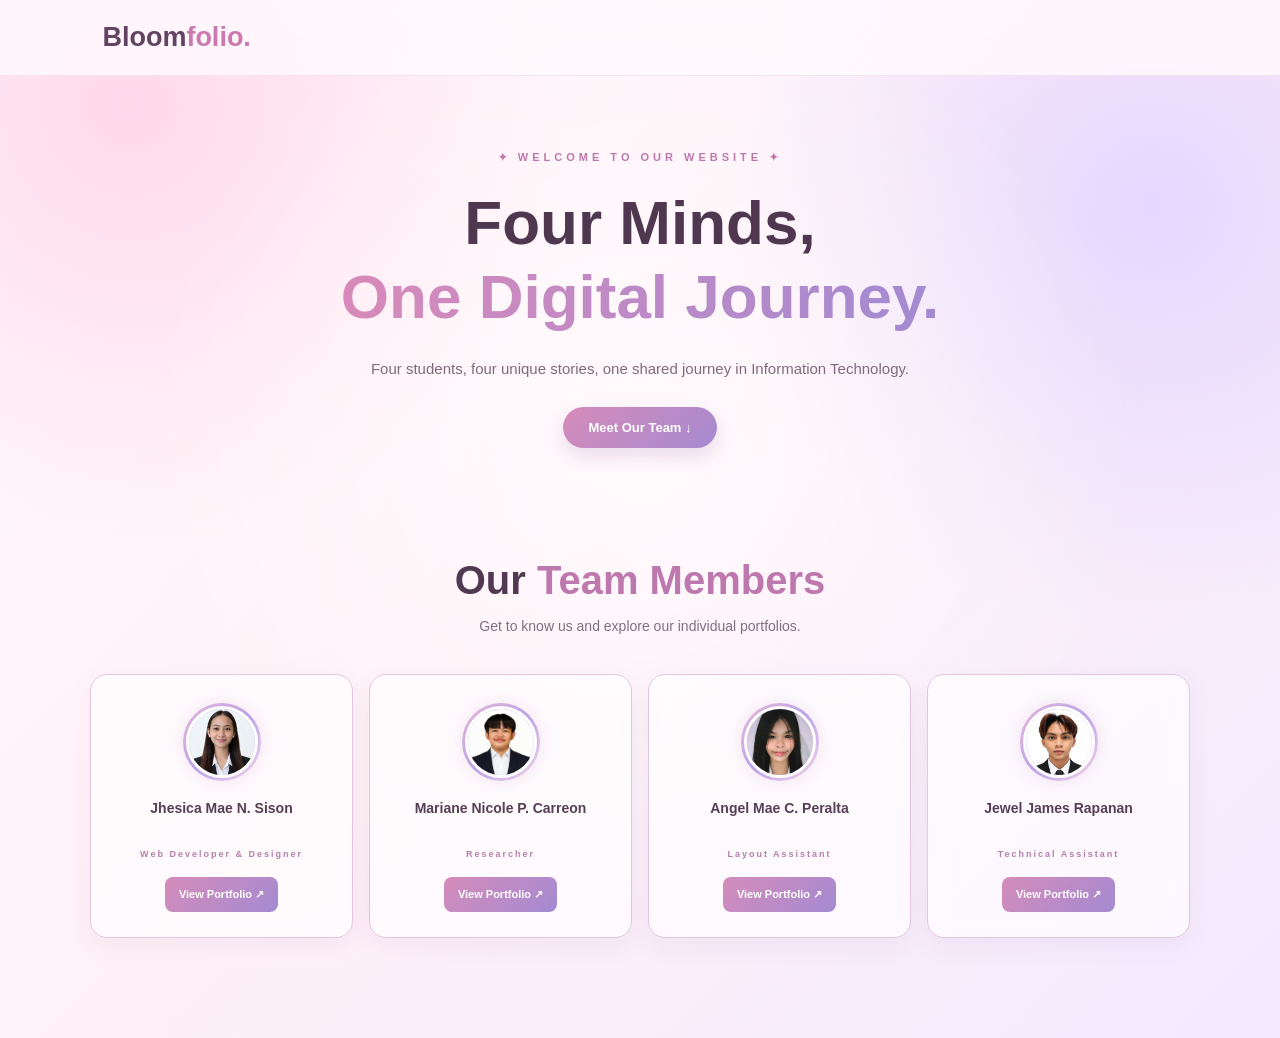
<file: index.html>
<!DOCTYPE html>
<html lang="en">
<head>
    <meta charset="UTF-8">
    <meta name="viewport" content="width=device-width, initial-scale=1.0">
    <title>Bloomfolio | Group Portfolio</title>
    <link rel="stylesheet" href="style.css">
</head>
<body>

    <!-- ANIMATED BACKGROUND -->
<div class="animated-background">
    <span class="floating-shape heart">♡</span>
    <span class="floating-shape sparkle">✦</span>
    <span class="floating-shape heart">♥</span>
    <span class="floating-shape sparkle">✧</span>
    <span class="floating-shape bubble"></span>
    <span class="floating-shape heart">♡</span>
    <span class="floating-shape sparkle">✦</span>
    <span class="floating-shape bubble"></span>
    <span class="floating-shape heart">♥</span>
    <span class="floating-shape sparkle">✧</span>
    <span class="floating-shape bubble"></span>
    <span class="floating-shape heart">♡</span>
</div>

    <div class="background-glow"></div>

    <!-- HEADER -->
    <header>
        <a href="#home" class="logo">Bloom<span>folio.</span></a>
        
    </header>

    <!-- HERO -->
    <section class="hero" id="home">
        <p class="subtitle">✦ WELCOME TO OUR WEBSITE ✦</p>

        <h1>
            Four Minds,<br>
            <span>One Digital Journey.</span>
        </h1>

        <p class="description">
            Four students, four unique stories, one shared journey
            in Information Technology.
        </p>

        <a href="#members" class="main-btn">Meet Our Team ↓</a>
    </section>

    <!-- MEMBERS -->
    <section class="members-section" id="members">

        <div class="section-heading">
            <h2>Our <span>Team Members</span></h2>
            <p>Get to know us and explore our individual portfolios.</p>
        </div>

        <div class="members">

            <div class="member-card">

                <div class="avatar">
                    <img src="SISONJHESICA.jpg" alt="Jhesica Mae N. Sison">
                </div>

                <h3>Jhesica Mae N. Sison</h3>
                <p class="role">Web Developer & Designer</p>

                <a href="jhesica.html" class="view-btn">
                    View Portfolio ↗
                </a>
            </div>

            <div class="member-card">
                

                <div class="avatar">
                    <img src="CARREONMARIANE.jpg" alt="Mariane Nicole P. Carreon">
                </div>

                <h3>Mariane Nicole P. Carreon</h3>
                <p class="role">Researcher</p>

                <a href="mariane.html" class="view-btn">
                    View Portfolio ↗
                </a>
            </div>

            <div class="member-card">
               

                <div class="avatar">
                    <img src="PERALTAANGEL.jpg" alt="Angel Mae C. Peralta">
                </div>

                <h3>Angel Mae C. Peralta</h3>
                <p class="role">Layout Assistant</p>

                <a href="angel.html" class="view-btn">
                    View Portfolio ↗
                </a>
            </div>

            <div class="member-card">
                

                <div class="avatar">
                    <img src="RAPANANJEWEL.jpg" alt="Jewel James Rapanan">
                </div>

                <h3>Jewel James Rapanan</h3>
                <p class="role">Technical Assistant</p>

                <a href="jewel.html" class="view-btn">
                    View Portfolio ↗
                </a>
            </div>

        </div>
    </section>

  

</body>
</html>
</file>
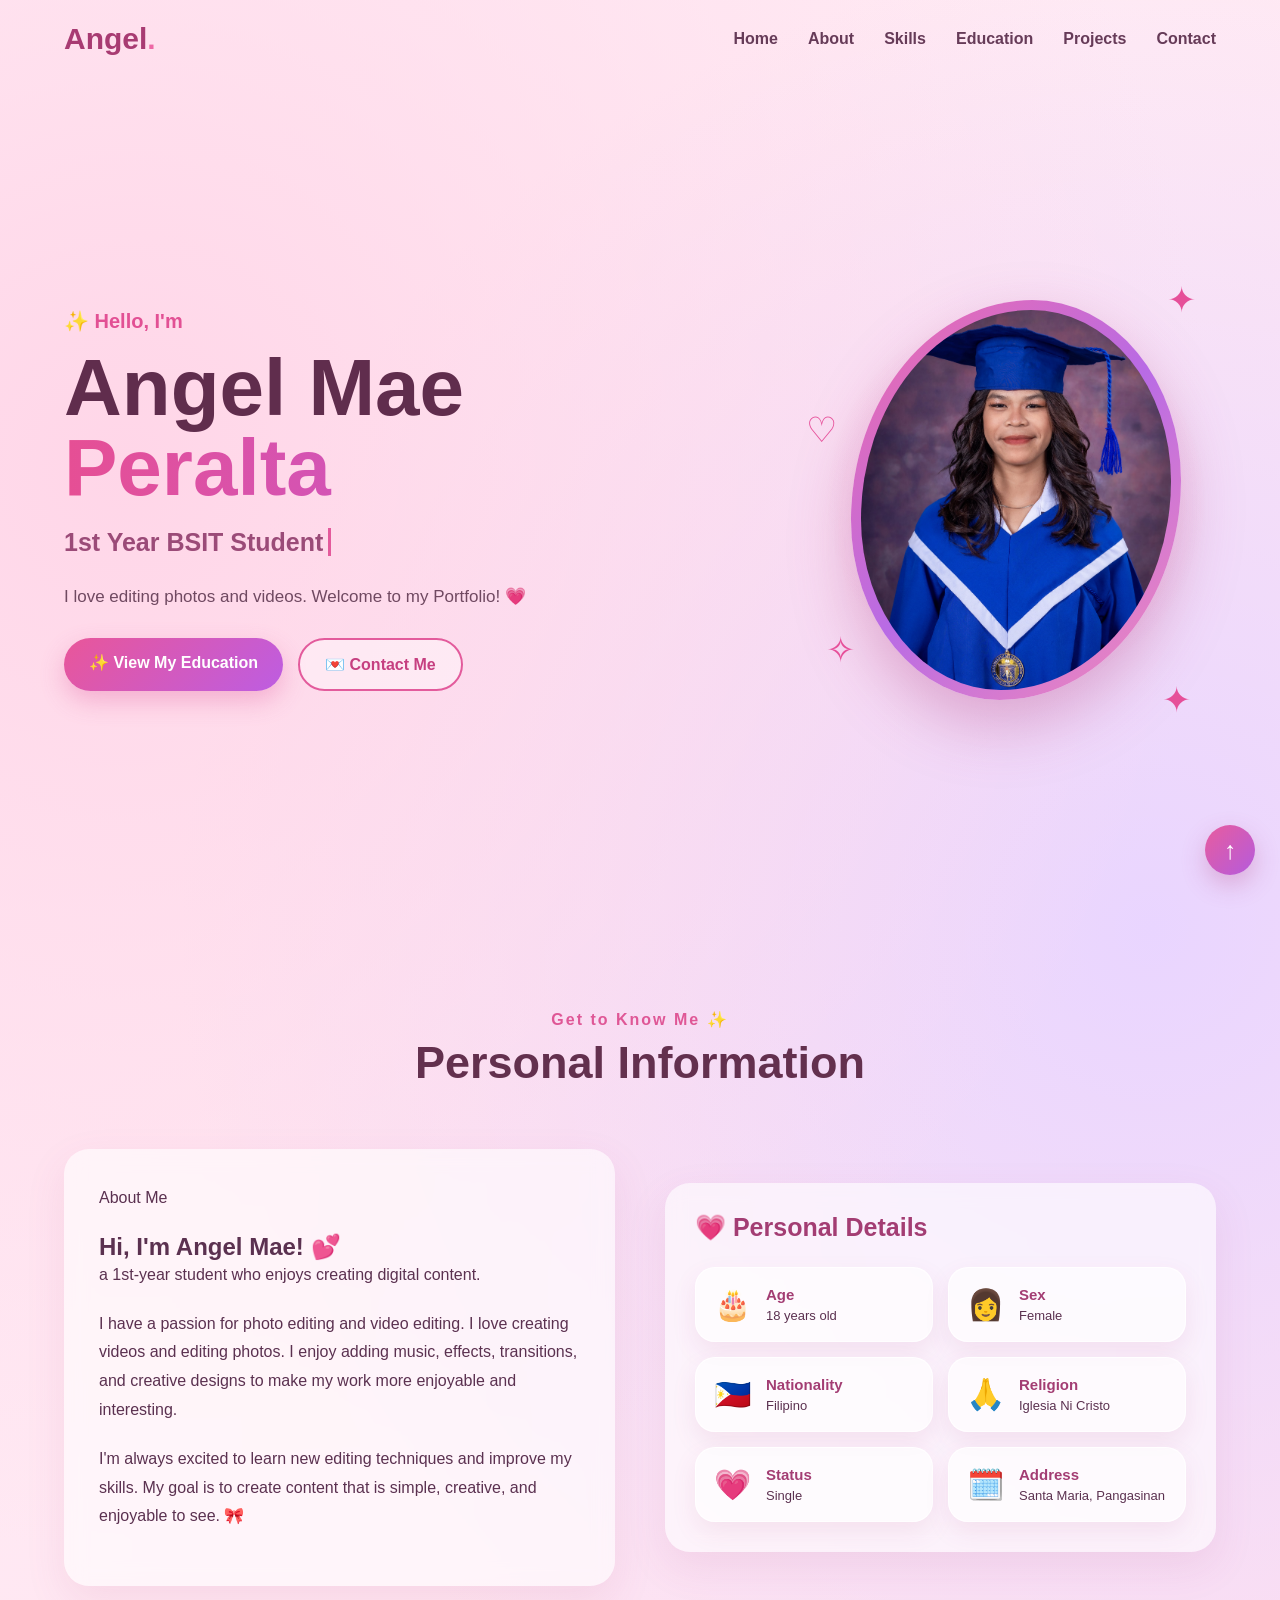
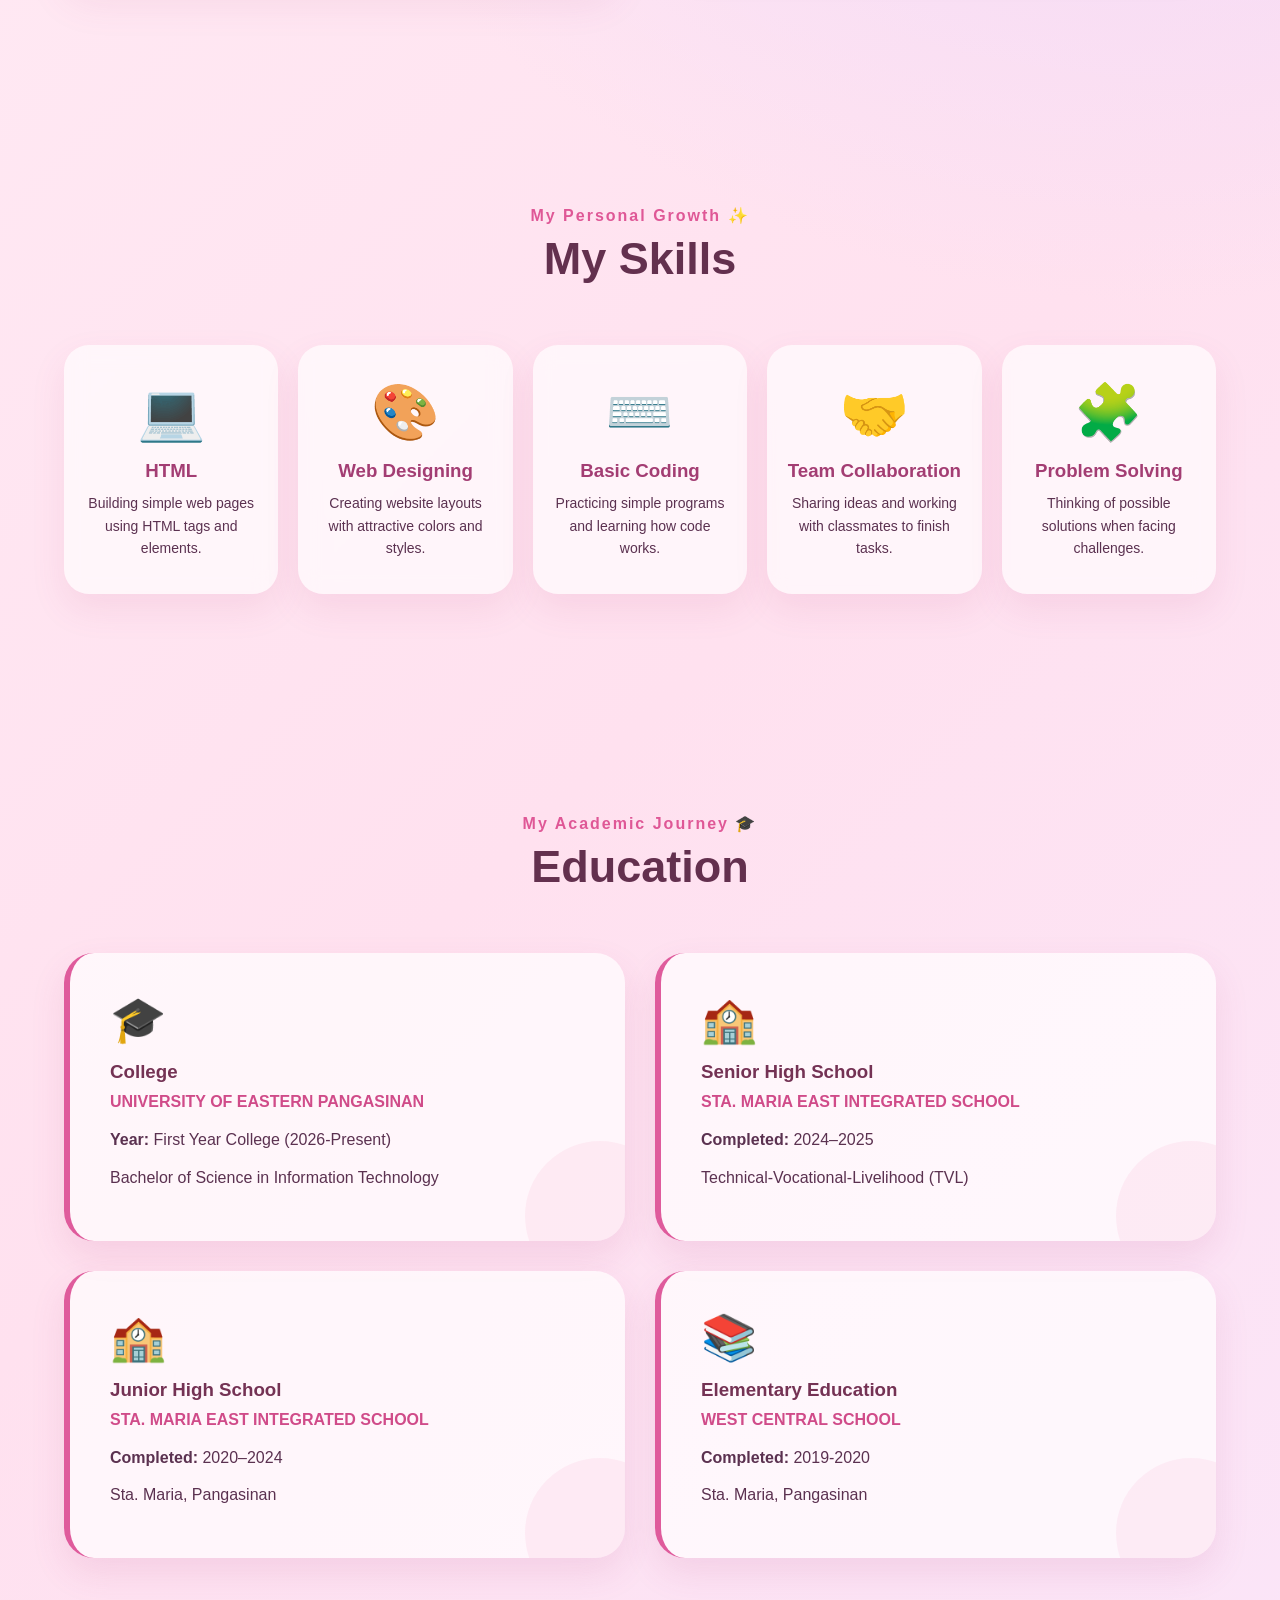
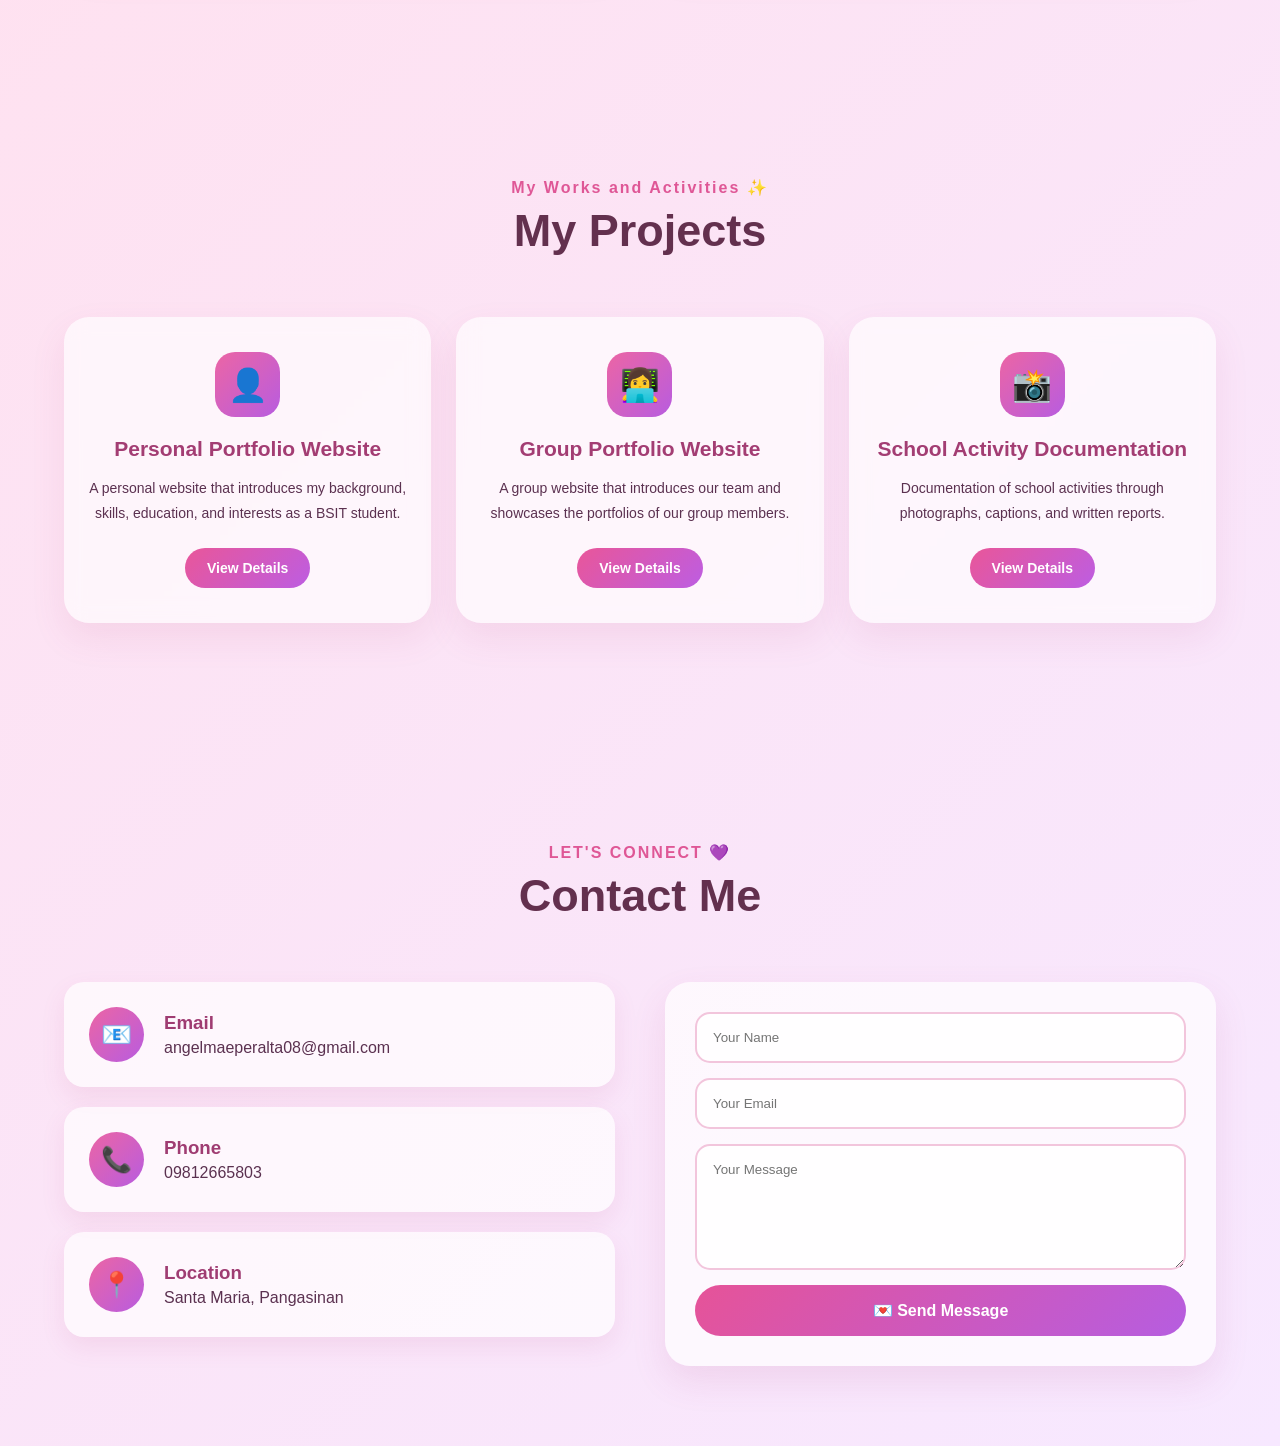
<file: angel.html>
<!DOCTYPE html>
<html lang="en">
<head>
    <meta charset="UTF-8">
    <meta name="viewport" content="width=device-width, initial-scale=1.0">
    <title>Angel Mae C. Peralta | Portfolio</title>
    <link rel="stylesheet" href="Angel.css">
</head>

<body>

    <!-- Floating Background -->
    <div class="floating-hearts">
        <span>♡</span>
        <span>♡</span>
        <span>✦</span>
        <span>♡</span>
        <span>✧</span>
        <span>♡</span>
        <span>✦</span>
    </div>

    <!-- NAVBAR -->
    <header>
        <nav class="navbar">
            <a href="#home" class="logo">Angel<span>.</span></a>

            <ul class="nav-links">
                <li><a href="#home">Home</a></li>
                <li><a href="#about">About</a></li>
                <li><a href="#skills">Skills</a></li>
                <li><a href="#education">Education</a></li>
                <li><a href="#projects">Projects</a></li>
                <li><a href="#contact">Contact</a></li>
            </ul>
        </nav>
    </header>

    <!-- HERO -->
    <section id="home" class="hero">
        <div class="hero-content reveal">
            <p class="hello">✨ Hello, I'm</p>

            <h1>
                Angel Mae
                <span>Peralta</span>
            </h1>

            <h2>
                <span class="typing">1st Year BSIT Student</span>
            </h2>

            <p class="hero-description">
                I love editing photos and videos.
                Welcome to my Portfolio! 💗
            </p>

            <div class="hero-buttons">
                <a href="#education" class="btn primary-btn">
                    ✨ View My Education
                </a>

                <a href="#contact" class="btn secondary-btn">
                    💌 Contact Me
                </a>
            </div>
        </div>

        <div class="hero-image reveal">
            <div class="image-container">
                <div class="image-glow"></div>
                <img src="angel.jfif" alt="Angel Mae Peralta">
            </div>

            <div class="sparkle sparkle-one">✦</div>
            <div class="sparkle sparkle-two">✧</div>
            <div class="sparkle sparkle-three">♡</div>
            <div class="sparkle sparkle-four">✦</div>
        </div>
    </section>

    <!-- ABOUT -->
    <section id="about" class="section">
        <div class="section-title reveal">
            <p>Get to Know Me ✨</p>
            <h2>Personal Information</h2>
        </div>

        <div class="about-content">
            <div class="about-text reveal">
                <p>About Me</p>
                <h2>Hi, I'm Angel Mae! 💕</h2>

                <p>
                    a 1st-year student who enjoys creating digital
                    content.
                </p>

                <p>
                    I have a passion for photo editing
                    and video editing. I love creating
                    videos and editing photos. I enjoy adding music,
                    effects, transitions, and creative designs to make my
                    work more enjoyable and interesting.
                </p>

                <p>
                    I'm always excited to learn new editing techniques
                    and improve my skills. My goal is to create content
                    that is simple, creative, and enjoyable to see. 🎀
                </p>
            </div>

            <!-- PERSONAL INFORMATION -->
            <div class="personal-information reveal">
                <h2 class="personal-title">💗 Personal Details</h2>

                <div class="personal-grid">
                    <div class="info-box">
                        <span class="info-icon">🎂</span>
                        <div>
                            <h3>Age</h3>
                            <p>18 years old</p>
                        </div>
                    </div>

                    <div class="info-box">
                        <span class="info-icon">👩</span>
                        <div>
                            <h3>Sex</h3>
                            <p>Female</p>
                        </div>
                    </div>

                    <div class="info-box">
                        <span class="info-icon">🇵🇭</span>
                        <div>
                            <h3>Nationality</h3>
                            <p>Filipino</p>
                        </div>
                    </div>

                    <div class="info-box">
                        <span class="info-icon">🙏</span>
                        <div>
                            <h3>Religion</h3>
                            <p>Iglesia Ni Cristo</p>
                        </div>
                    </div>

                    <div class="info-box">
                        <span class="info-icon">💗</span>
                        <div>
                            <h3>Status</h3>
                            <p>Single</p>
                        </div>
                    </div>

                    <div class="info-box">
                        <span class="info-icon">🗓️</span>
                        <div>
                            <h3>Address</h3>
                            <p>Santa Maria, Pangasinan</p>
                        </div>
                    </div>
                </div>
            </div>
        </div>
    </section>

    <!-- SKILLS -->
    <section id="skills" class="section">
        <div class="section-title reveal">
            <p>My Personal Growth ✨</p>
            <h2>My Skills</h2>
        </div>

        <div class="skills-container">
            <div class="skill-card reveal">
                <div class="skill-icon">💻</div>
                <h3>HTML</h3>
                <p>Building simple web pages using HTML tags and elements.</p>
            </div>

            <div class="skill-card reveal">
                <div class="skill-icon">🎨</div>
                <h3>Web Designing</h3>
                <p>Creating website layouts with attractive colors and styles.</p>
            </div>

            <div class="skill-card reveal">
                <div class="skill-icon">⌨️</div>
                <h3>Basic Coding</h3>
                <p>Practicing simple programs and learning how code works.</p>
            </div>

            <div class="skill-card reveal">
                <div class="skill-icon">🤝</div>
                <h3>Team Collaboration</h3>
                <p>Sharing ideas and working with classmates to finish tasks.</p>
            </div>

            <div class="skill-card reveal">
                <div class="skill-icon">🧩</div>
                <h3>Problem Solving</h3>
                <p>Thinking of possible solutions when facing challenges.</p>
            </div>
        </div>
    </section>

    <!-- EDUCATION -->
    <section id="education" class="section">
        <div class="section-title reveal">
            <p>My Academic Journey 🎓</p>
            <h2>Education</h2>
        </div>

        <div class="education-container">
            <div class="education-card reveal">
                <span class="education-icon">🎓</span>
                <h3>College</h3>
                <h4>UNIVERSITY OF EASTERN PANGASINAN</h4>
                <p><strong>Year:</strong> First Year College (2026-Present)</p>
                <p>Bachelor of Science in Information Technology</p>
            </div>

            <div class="education-card reveal">
                <span class="education-icon">🏫</span>
                <h3>Senior High School</h3>
                <h4>STA. MARIA EAST INTEGRATED SCHOOL</h4>
                <p><strong>Completed:</strong> 2024–2025</p>
                <p>Technical-Vocational-Livelihood (TVL)</p>
            </div>

            <div class="education-card reveal">
                <span class="education-icon">🏫</span>
                <h3>Junior High School</h3>
                <h4>STA. MARIA EAST INTEGRATED SCHOOL</h4>
                <p><strong>Completed:</strong> 2020–2024</p>
                <p>Sta. Maria, Pangasinan</p>
            </div>

            <div class="education-card reveal">
                <span class="education-icon">📚</span>
                <h3>Elementary Education</h3>
                <h4>WEST CENTRAL SCHOOL</h4>
                <p><strong>Completed:</strong> 2019-2020</p>
                <p>Sta. Maria, Pangasinan</p>
            </div>
        </div>
    </section>

    <!-- PROJECTS: ADDED SECTION -->
    <section id="projects" class="section">
        <div class="section-title reveal">
            <p>My Works and Activities ✨</p>
            <h2>My Projects</h2>
        </div>

        <div class="projects-container">

            <!-- PROJECT 1 -->
            <div class="project-card reveal">
                <div class="project-icon">👤</div>
                <h3>Personal Portfolio Website</h3>

                <p>
                    A personal website that introduces my background,
                    skills, education, and interests as a BSIT student.
                </p>

                <button type="button" class="project-btn"
                    aria-expanded="false"
                    onclick="toggleProject('personal-project', this)">
                    View Details
                </button>

                <div class="project-details" id="personal-project" hidden>
                    <h4>About This Project</h4>
                    <p>
                        This portfolio presents my personal information,
                        interests, and skills using a colorful and
                        creative website design.
                    </p>
                    <p><strong>Technologies:</strong> HTML and CSS</p>
                </div>
            </div>

            <!-- PROJECT 2 -->
            <div class="project-card reveal">
                <div class="project-icon">👩‍💻</div>
                <h3>Group Portfolio Website</h3>

                <p>
                    A group website that introduces our team and
                    showcases the portfolios of our group members.
                </p>

                <button type="button" class="project-btn"
                    aria-expanded="false"
                    onclick="toggleProject('group-project', this)">
                    View Details
                </button>

                <div class="project-details" id="group-project" hidden>
                    <h4>About This Project</h4>
                    <p>
                        This project brings our individual portfolios
                        together in one website. It helps us practice
                        web design, coding, and teamwork.
                    </p>
                    <p><strong>Technologies:</strong> HTML and CSS</p>
                </div>
            </div>

            <!-- PROJECT 3 -->
            <div class="project-card reveal">
                <div class="project-icon">📸</div>
                <h3>School Activity Documentation</h3>

                <p>
                    Documentation of school activities through
                    photographs, captions, and written reports.
                </p>

                <button type="button" class="project-btn"
                    aria-expanded="false"
                    onclick="toggleProject('documentation-project', this)">
                    View Details
                </button>

                <div class="project-details" id="documentation-project" hidden>
                    <h4>About This Project</h4>
                    <p>
                        This documentation presents school activities
                        using photos and descriptions to record the
                        activities and experiences of students.
                    </p>
                    <p><strong>Tools:</strong> Photos and document editing</p>
                </div>
            </div>

        </div>
    </section>

    <!-- CONTACT -->
    <section id="contact" class="section contact-section">
        <div class="section-title reveal">
            <p>LET'S CONNECT 💜</p>
            <h2>Contact Me</h2>
        </div>

        <div class="contact-container">
            <!-- Left Side -->
            <div class="contact-details reveal">
                <div class="contact-box">
                    <div class="contact-icon email-icon">📧</div>
                    <div>
                        <h3>Email</h3>
                        <p>angelmaeperalta08@gmail.com</p>
                    </div>
                </div>

                <div class="contact-box">
                    <div class="contact-icon phone-icon">📞</div>
                    <div>
                        <h3>Phone</h3>
                        <p>09812665803</p>
                    </div>
                </div>

                <div class="contact-box">
                    <div class="contact-icon location-icon">📍</div>
                    <div>
                        <h3>Location</h3>
                        <p>Santa Maria, Pangasinan</p>
                    </div>
                </div>
            </div>

            <!-- Right Side -->
            <form class="contact-form">
                <input type="text" placeholder="Your Name" required>
                <input type="email" placeholder="Your Email" required>
                <textarea placeholder="Your Message" rows="6" required></textarea>

                <button type="submit">💌 Send Message</button>
            </form>
        </div>
    </section>

    <!-- BACK TO TOP -->
    <a href="#home" class="back-top">↑</a>

    <!-- JAVASCRIPT -->
    <script>
        /* Scroll Reveal */
        const reveals = document.querySelectorAll(".reveal");

        const observer = new IntersectionObserver(
            (entries) => {
                entries.forEach((entry) => {
                    if (entry.isIntersecting) {
                        entry.target.classList.add("active");
                    }
                });
            },
            { threshold: 0.15 }
        );

        reveals.forEach((element) => {
            observer.observe(element);
        });

        /* Typing Effect */
        const words = [
            "1st Year BSIT Student",
            "Future IT Professional",
            "Web Development Learner",
            "Technology Enthusiast"
        ];

        let wordIndex = 0;
        let charIndex = 0;
        let deleting = false;

        const typing = document.querySelector(".typing");

        function typeEffect() {
            const currentWord = words[wordIndex];

            if (!deleting) {
                typing.textContent =
                    currentWord.substring(0, charIndex + 1);

                charIndex++;

                if (charIndex === currentWord.length) {
                    deleting = true;
                    setTimeout(typeEffect, 1500);
                    return;
                }
            } else {
                typing.textContent =
                    currentWord.substring(0, charIndex - 1);

                charIndex--;

                if (charIndex === 0) {
                    deleting = false;
                    wordIndex = (wordIndex + 1) % words.length;
                }
            }

            setTimeout(typeEffect, deleting ? 50 : 100);
        }

        typeEffect();

        /* Navbar Scroll Effect */
        window.addEventListener("scroll", () => {
            const header = document.querySelector("header");

            if (window.scrollY > 50) {
                header.classList.add("scrolled");
            } else {
                header.classList.remove("scrolled");
            }
        });

        /* Projects: Show and Hide Details */
        function toggleProject(id, button) {
            const project = document.getElementById(id);

            if (!project) return;

            const showDetails = project.hidden;

            project.hidden = !showDetails;
            button.setAttribute("aria-expanded", String(showDetails));

            button.textContent = showDetails
                ? "Hide Details"
                : "View Details";
        }
    </script>

</body>
</html>
</file>
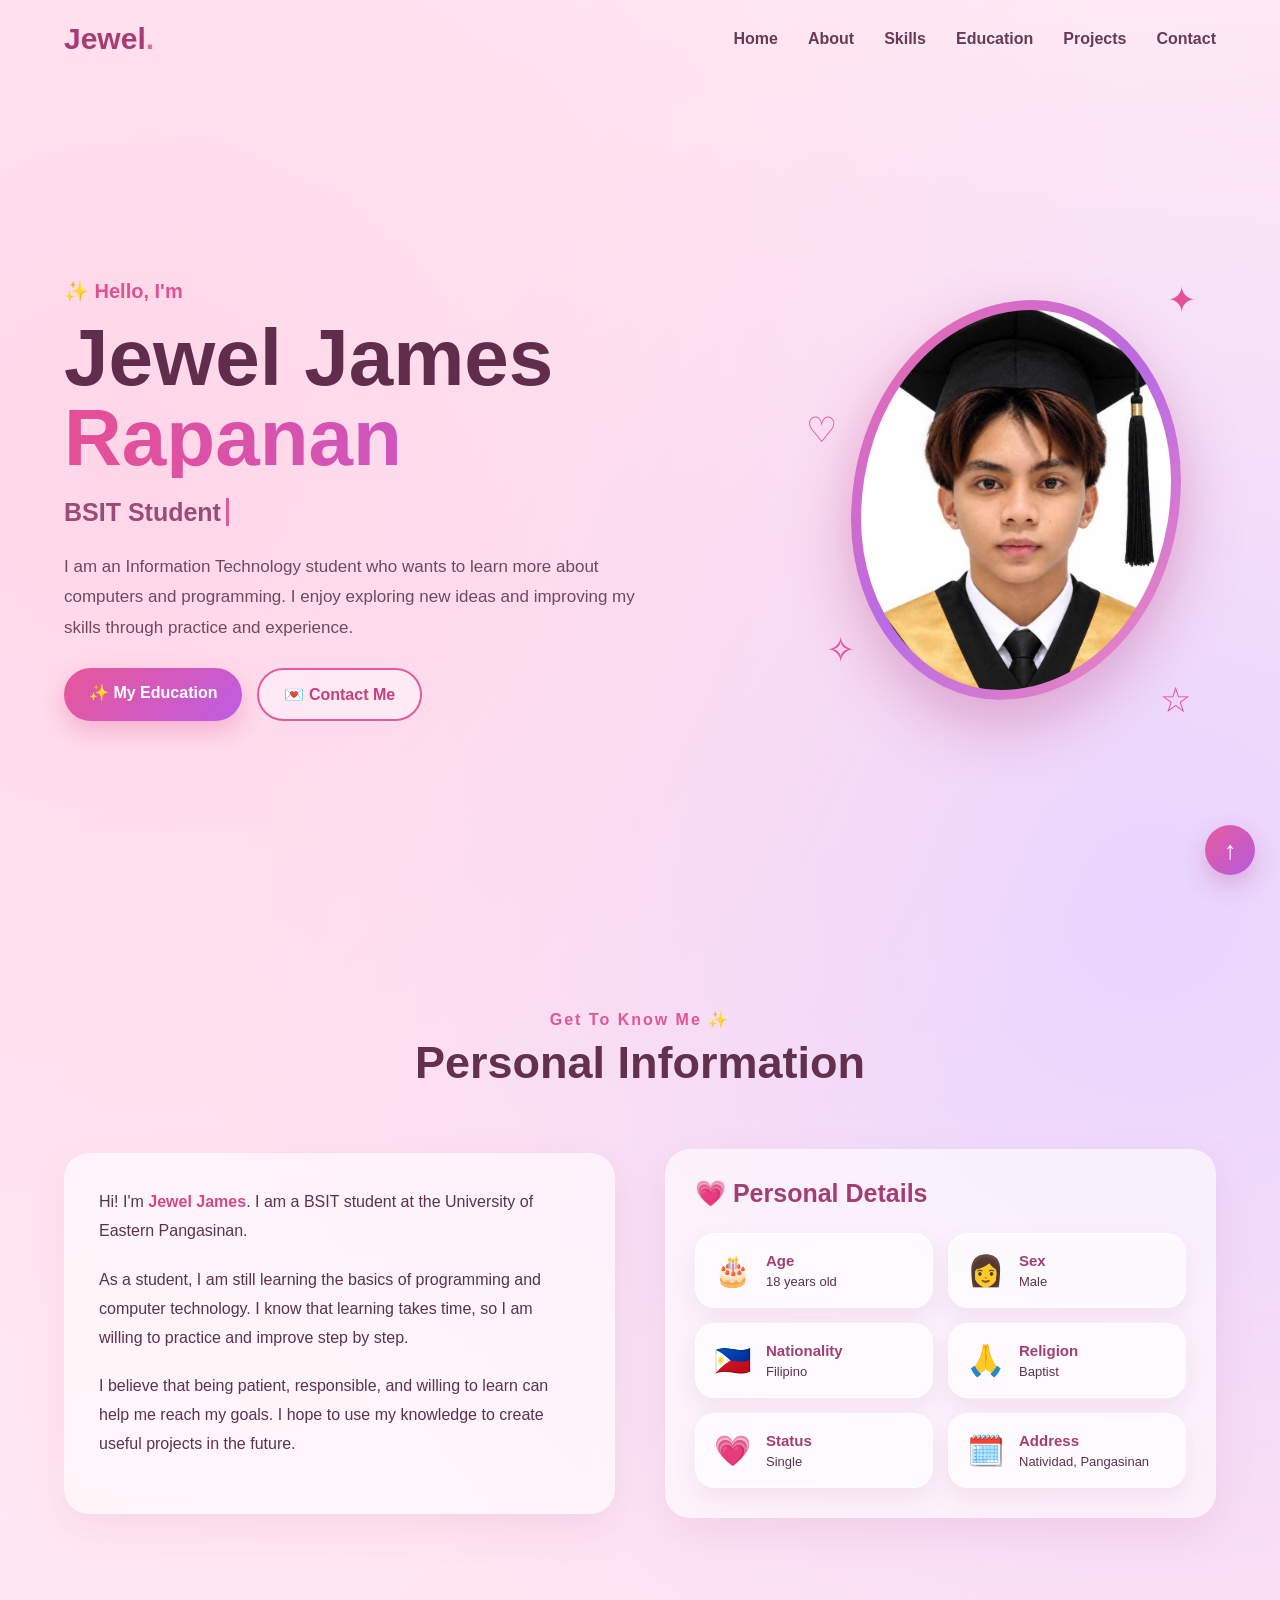
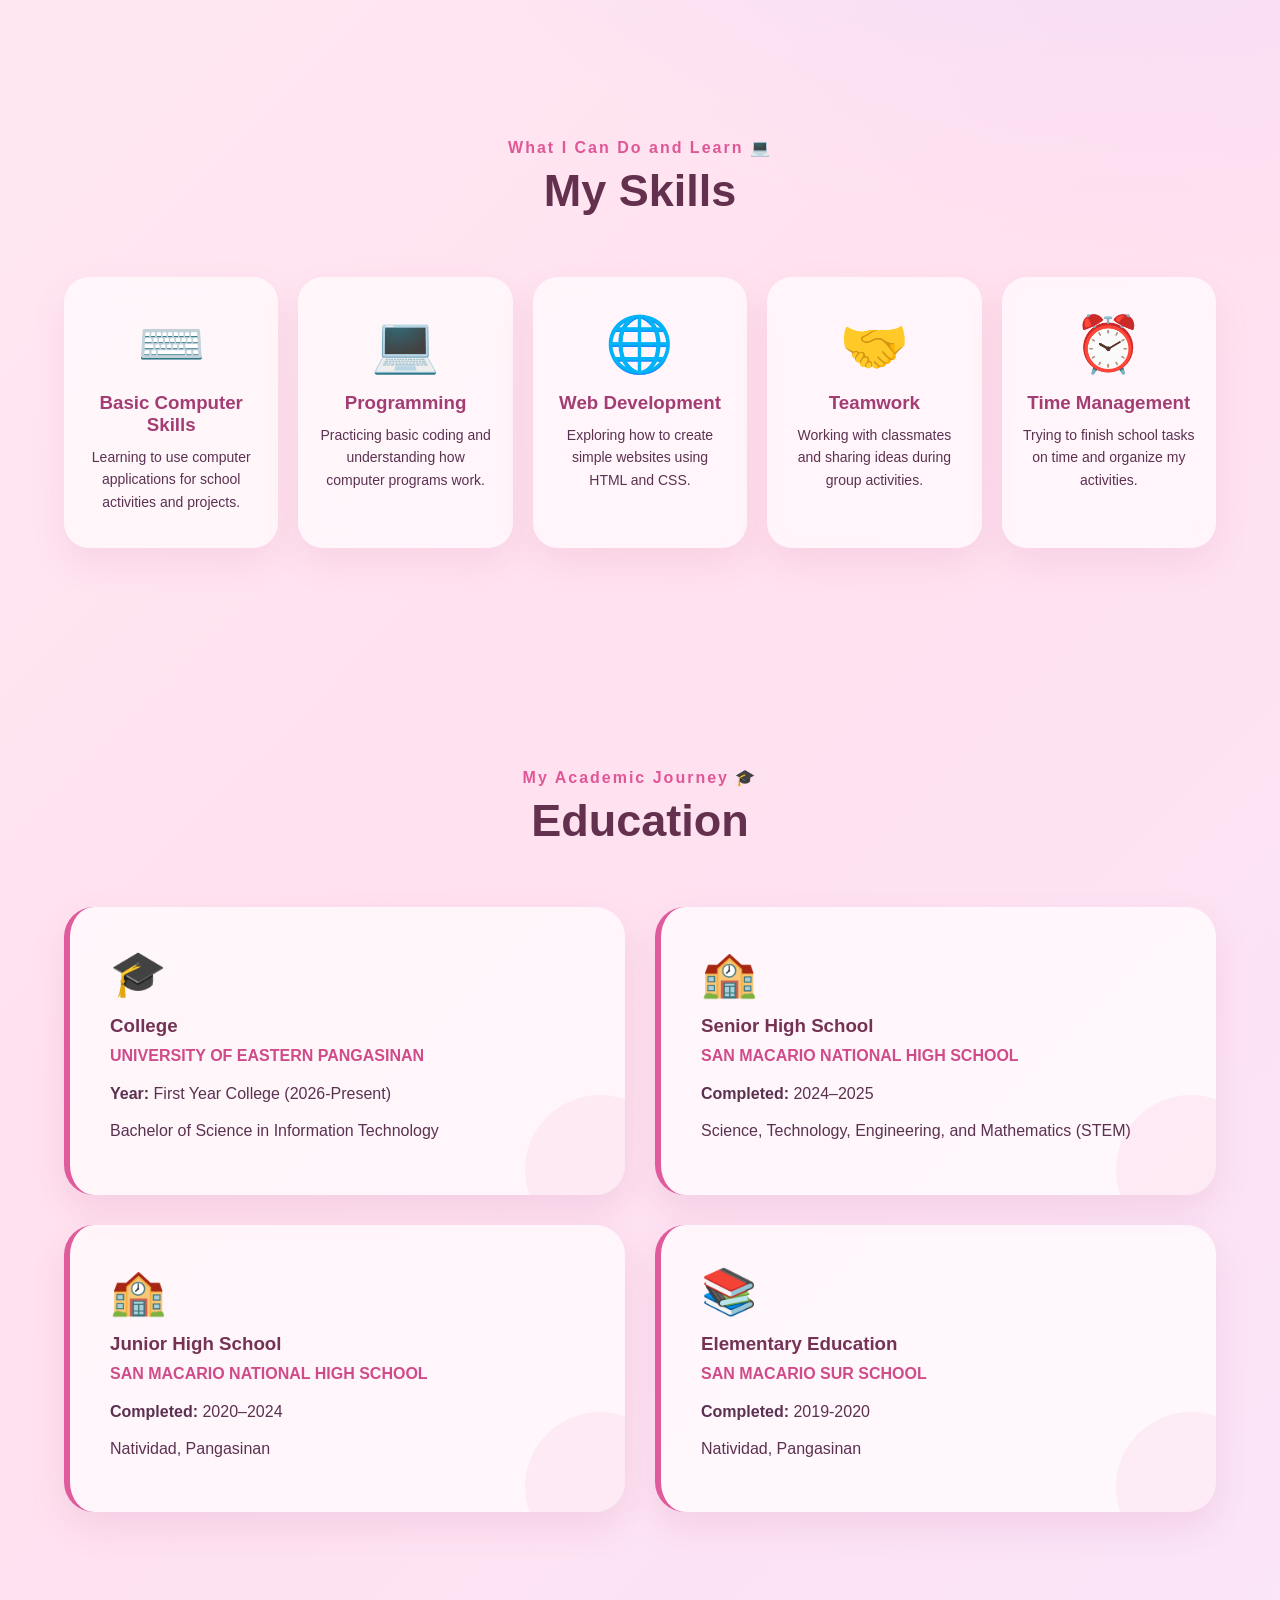
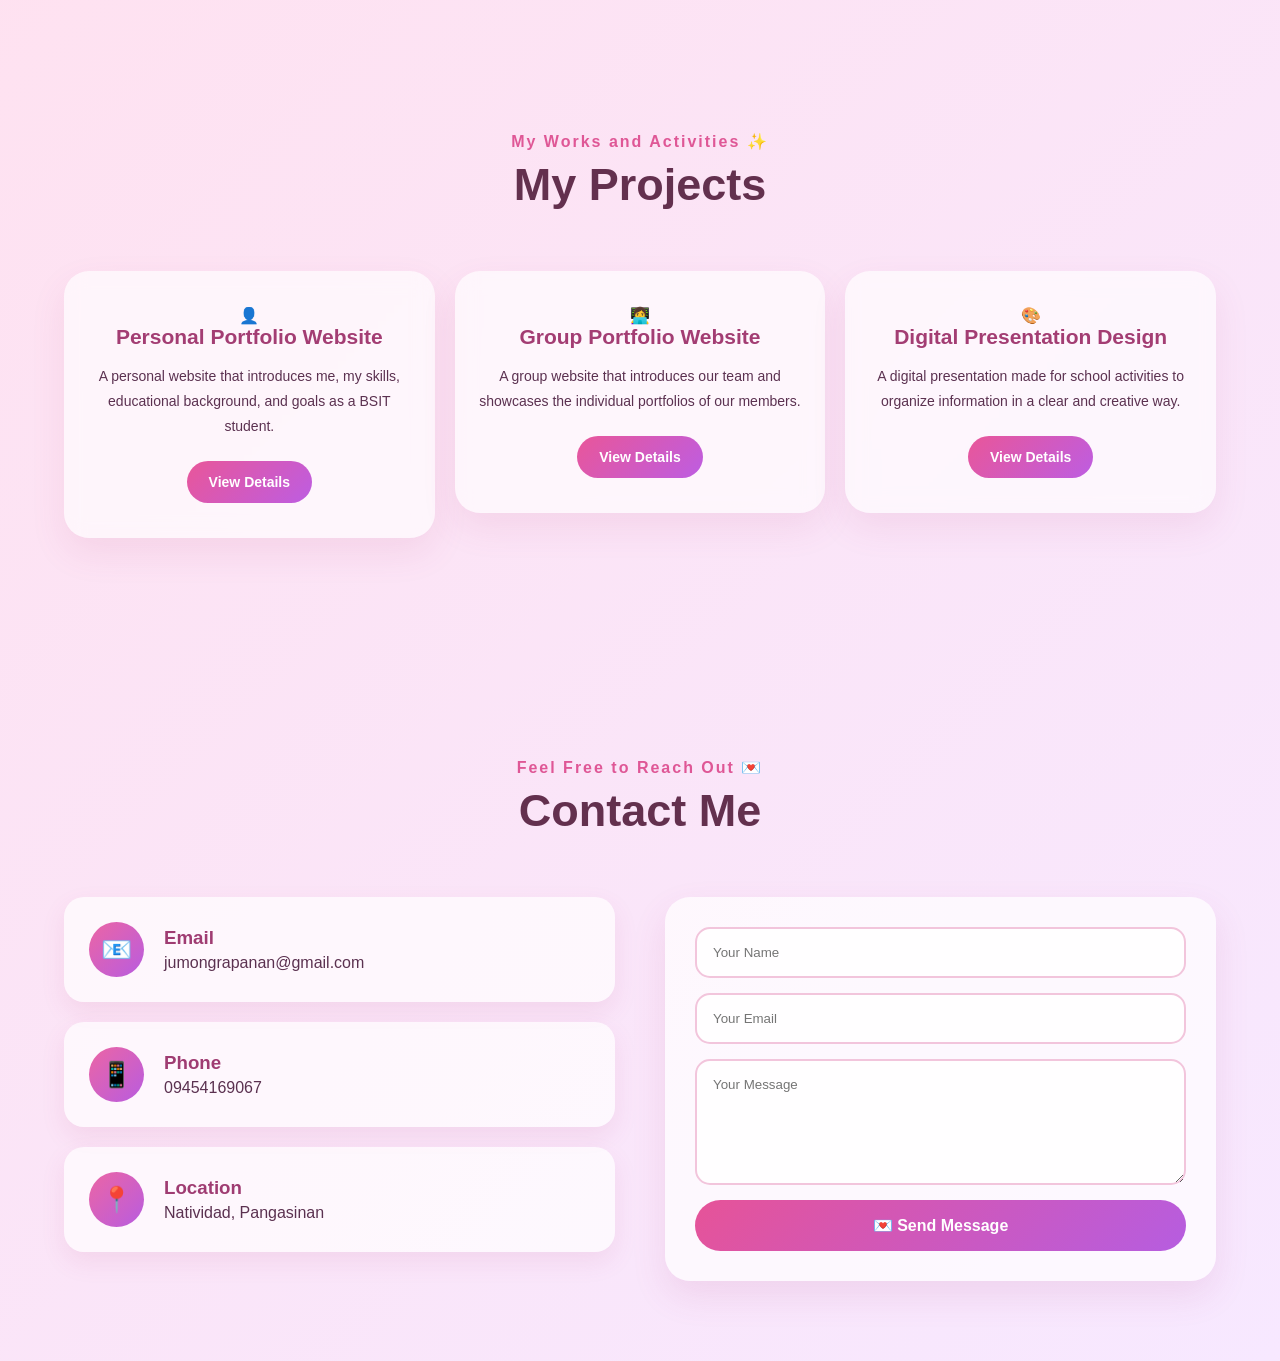
<file: jewel.html>
<!DOCTYPE html>
<html lang="en">
<head>
    <meta charset="UTF-8">
    <meta name="viewport" content="width=device-width, initial-scale=1.0">
    <title>Jewel James Rapanan | Portfolio</title>
    <link rel="stylesheet" href="jewel.css">
</head>
<body>

    <!-- FLOATING BACKGROUND -->
    <div class="floating-hearts">
        <span>✦</span>
        <span>♡</span>
        <span>✧</span>
        <span>☆</span>
        <span>♡</span>
        <span>✦</span>
        <span>✧</span>
    </div>

    <!-- NAVBAR -->
    <header>
        <nav class="navbar">
            <a href="#home" class="logo">Jewel<span>.</span></a>

            <ul class="nav-links">
                <li><a href="#home">Home</a></li>
                <li><a href="#about">About</a></li>
                <li><a href="#skills">Skills</a></li>
                <li><a href="#education">Education</a></li>
                <li><a href="#projects">Projects</a></li>
                <li><a href="#contact">Contact</a></li>
            </ul>
        </nav>
    </header>

    <!-- HERO -->
    <section id="home" class="hero">
        <div class="hero-content reveal">
            <p class="hello">✨ Hello, I'm</p>

            <h1>
                Jewel James
                <span>Rapanan</span>
            </h1>

            <h2><span class="typing">BSIT Student</span></h2>

            <p class="hero-description">
                I am an Information Technology student who wants
                to learn more about computers and programming.
                I enjoy exploring new ideas and improving my
                skills through practice and experience.
            </p>

            <div class="hero-buttons">
                <a href="#education" class="btn primary-btn">
                    ✨ My Education
                </a>

                <a href="#contact" class="btn secondary-btn">
                    💌 Contact Me
                </a>
            </div>
        </div>

        <div class="hero-image reveal">
            <div class="image-container">
                <div class="image-glow"></div>
                <img src="jewel.jfif" alt="Jewel James Rapanan">
            </div>

            <div class="sparkle sparkle-one">✦</div>
            <div class="sparkle sparkle-two">✧</div>
            <div class="sparkle sparkle-three">♡</div>
            <div class="sparkle sparkle-four">☆</div>
        </div>
    </section>

    <!-- ABOUT -->
    <section id="about" class="section">
        <div class="section-title reveal">
            <p>Get To Know Me ✨</p>
            <h2>Personal Information</h2>
        </div>

        <div class="about-content">
            <div class="about-text reveal">
                <p>
                    Hi! I'm <strong>Jewel James</strong>.
                    I am a BSIT student at the
                    University of Eastern Pangasinan.
                </p>

                <p>
                    As a student, I am still learning the basics
                    of programming and computer technology.
                    I know that learning takes time, so I am
                    willing to practice and improve step by step.
                </p>

                <p>
                    I believe that being patient, responsible,
                    and willing to learn can help me reach my goals.
                    I hope to use my knowledge to create useful
                    projects in the future.
                </p>
            </div>

            <!-- PERSONAL INFORMATION -->
            <div class="personal-information reveal">
                <h2 class="personal-title">💗 Personal Details</h2>

                <div class="personal-grid">
                    <div class="info-box">
                        <span class="info-icon">🎂</span>
                        <div><h3>Age</h3><p>18 years old</p></div>
                    </div>

                    <div class="info-box">
                        <span class="info-icon">👩</span>
                        <div><h3>Sex</h3><p>Male</p></div>
                    </div>

                    <div class="info-box">
                        <span class="info-icon">🇵🇭</span>
                        <div><h3>Nationality</h3><p>Filipino</p></div>
                    </div>

                    <div class="info-box">
                        <span class="info-icon">🙏</span>
                        <div><h3>Religion</h3><p>Baptist</p></div>
                    </div>

                    <div class="info-box">
                        <span class="info-icon">💗</span>
                        <div><h3>Status</h3><p>Single</p></div>
                    </div>

                    <div class="info-box">
                        <span class="info-icon">🗓️</span>
                        <div><h3>Address</h3><p>Natividad, Pangasinan</p></div>
                    </div>

                </div>
            </div>
        </div>
    </section>

    <!-- SKILLS -->
    <section id="skills" class="section">
        <div class="section-title reveal">
            <p>What I Can Do and Learn 💻</p>
            <h2>My Skills</h2>
        </div>

        <div class="skills-container">
            <div class="skill-card reveal">
                <div class="skill-icon">⌨️</div>
                <h3>Basic Computer Skills</h3>
                <p>Learning to use computer applications for school activities and projects.</p>
            </div>

            <div class="skill-card reveal">
                <div class="skill-icon">💻</div>
                <h3>Programming</h3>
                <p>Practicing basic coding and understanding how computer programs work.</p>
            </div>

            <div class="skill-card reveal">
                <div class="skill-icon">🌐</div>
                <h3>Web Development</h3>
                <p>Exploring how to create simple websites using HTML and CSS.</p>
            </div>

            <div class="skill-card reveal">
                <div class="skill-icon">🤝</div>
                <h3>Teamwork</h3>
                <p>Working with classmates and sharing ideas during group activities.</p>
            </div>

            <div class="skill-card reveal">
                <div class="skill-icon">⏰</div>
                <h3>Time Management</h3>
                <p>Trying to finish school tasks on time and organize my activities.</p>
            </div>

        </div>
    </section>

    <!-- EDUCATION -->
    <section id="education" class="section">
        <div class="section-title reveal">
            <p>My Academic Journey 🎓</p>
            <h2>Education</h2>
        </div>

        <div class="education-container">
            <div class="education-card reveal">
                <span class="education-icon">🎓</span>
                <h3>College</h3>
                <h4>UNIVERSITY OF EASTERN PANGASINAN</h4>
                <p><strong>Year:</strong> First Year College (2026-Present)</p>
                <p>Bachelor of Science in Information Technology</p>
            </div>

            <div class="education-card reveal">
                <span class="education-icon">🏫</span>
                <h3>Senior High School</h3>
                <h4>SAN MACARIO NATIONAL HIGH SCHOOL</h4>
                <p><strong>Completed:</strong> 2024–2025</p>
                <p>Science, Technology, Engineering, and Mathematics (STEM)</p>
            </div>

            <div class="education-card reveal">
                <span class="education-icon">🏫</span>
                <h3>Junior High School</h3>
                <h4>SAN MACARIO NATIONAL HIGH SCHOOL</h4>
                <p><strong>Completed:</strong> 2020–2024</p>
                <p>Natividad, Pangasinan</p>
            </div>

            <div class="education-card reveal">
                <span class="education-icon">📚</span>
                <h3>Elementary Education</h3>
                <h4>SAN MACARIO SUR SCHOOL</h4>
                <p><strong>Completed:</strong> 2019-2020</p>
                <p>Natividad, Pangasinan</p>
            </div>
        </div>
    </section>

    <!-- PROJECTS -->
    <section id="projects" class="section">
        <div class="section-title reveal">
            <p>My Works and Activities ✨</p>
            <h2>My Projects</h2>
        </div>

        <div class="projects-container">

            <div class="project-card reveal">
                <div class="project-icon">👤</div>
                <h3>Personal Portfolio Website</h3>
                <p>
                    A personal website that introduces me, my skills,
                    educational background, and goals as a BSIT student.
                </p>

                <button type="button" class="project-btn"
                    onclick="toggleProject('personal-project', this)">
                    View Details
                </button>

                <div class="project-details" id="personal-project" hidden>
                    <h4>About This Project</h4>
                    <p>
                        This website presents my personal information,
                        skills, education, and interests in one place.
                    </p>
                    <p><strong>Technologies:</strong> HTML and CSS</p>
                </div>
            </div>

            <div class="project-card reveal">
                <div class="project-icon">👩‍💻</div>
                <h3>Group Portfolio Website</h3>
                <p>
                    A group website that introduces our team and
                    showcases the individual portfolios of our members.
                </p>

                <button type="button" class="project-btn"
                    onclick="toggleProject('group-project', this)">
                    View Details
                </button>

                <div class="project-details" id="group-project" hidden>
                    <h4>About This Project</h4>
                    <p>
                        This project brings our members' profiles,
                        skills, and information together in one website.
                        It also helps us practice teamwork and web design.
                    </p>
                    <p><strong>Technologies:</strong> HTML and CSS</p>
                </div>
            </div>

            <div class="project-card reveal">
                <div class="project-icon">🎨</div>
                <h3>Digital Presentation Design</h3>
                <p>
                    A digital presentation made for school activities
                    to organize information in a clear and creative way.
                </p>

                <button type="button" class="project-btn"
                    onclick="toggleProject('presentation-project', this)">
                    View Details
                </button>

                <div class="project-details" id="presentation-project" hidden>
                    <h4>About This Project</h4>
                    <p>
                        This project focuses on arranging information,
                        choosing suitable designs, and presenting ideas
                        clearly for school requirements.
                    </p>
                    <p><strong>Tools:</strong> Presentation software and design tools</p>
                </div>
            </div>

        </div>
    </section>

    <!-- CONTACT -->
    <section id="contact" class="section contact-section">
        <div class="section-title reveal">
            <p>Feel Free to Reach Out 💌</p>
            <h2>Contact Me</h2>
        </div>

        <div class="contact-container">
            <div class="contact-details reveal">
                <div class="contact-box">
                    <div class="contact-icon">📧</div>
                    <div>
                        <h3>Email</h3>
                        <p>jumongrapanan@gmail.com</p>
                    </div>
                </div>

                <div class="contact-box">
                    <div class="contact-icon">📱</div>
                    <div>
                        <h3>Phone</h3>
                        <p>09454169067</p>
                    </div>
                </div>

                <div class="contact-box">
                    <div class="contact-icon">📍</div>
                    <div>
                        <h3>Location</h3>
                        <p>Natividad, Pangasinan</p>
                    </div>
                </div>
            </div>

            <form class="contact-form reveal">
                <input type="text" placeholder="Your Name" required>
                <input type="email" placeholder="Your Email" required>
                <textarea placeholder="Your Message" rows="6" required></textarea>
                <button type="submit">💌 Send Message</button>
            </form>
        </div>
    </section>

    <!-- BACK TO TOP -->
    <a href="#home" class="back-top">↑</a>

    <!-- JAVASCRIPT -->
    <script>
        /* Scroll Reveal */
        const reveals = document.querySelectorAll(".reveal");

        const observer = new IntersectionObserver((entries) => {
            entries.forEach((entry) => {
                if (entry.isIntersecting) {
                    entry.target.classList.add("active");
                }
            });
        }, { threshold: 0.15 });

        reveals.forEach((element) => observer.observe(element));

        /* Typing Effect */
        const words = [
            "BSIT Student",
            "Future IT Professional",
            "Programming Learner",
            "Technology Explorer"
        ];

        let wordIndex = 0;
        let charIndex = 0;
        let deleting = false;
        const typing = document.querySelector(".typing");

        function typeEffect() {
            const currentWord = words[wordIndex];

            if (!deleting) {
                typing.textContent = currentWord.substring(0, charIndex + 1);
                charIndex++;

                if (charIndex === currentWord.length) {
                    deleting = true;
                    setTimeout(typeEffect, 1500);
                    return;
                }
            } else {
                typing.textContent = currentWord.substring(0, charIndex - 1);
                charIndex--;

                if (charIndex === 0) {
                    deleting = false;
                    wordIndex = (wordIndex + 1) % words.length;
                }
            }

            setTimeout(typeEffect, deleting ? 50 : 100);
        }

        typeEffect();

        /* Navbar Scroll Effect */
        window.addEventListener("scroll", () => {
            const header = document.querySelector("header");

            if (window.scrollY > 50) {
                header.classList.add("scrolled");
            } else {
                header.classList.remove("scrolled");
            }
        });

        /* Projects Details */
        function toggleProject(id, button) {
            const project = document.getElementById(id);

            if (!project) return;

            const showDetails = project.hidden;
            project.hidden = !showDetails;
            button.textContent = showDetails ? "Hide Details" : "View Details";
        }
    </script>

</body>
</html>
</file>
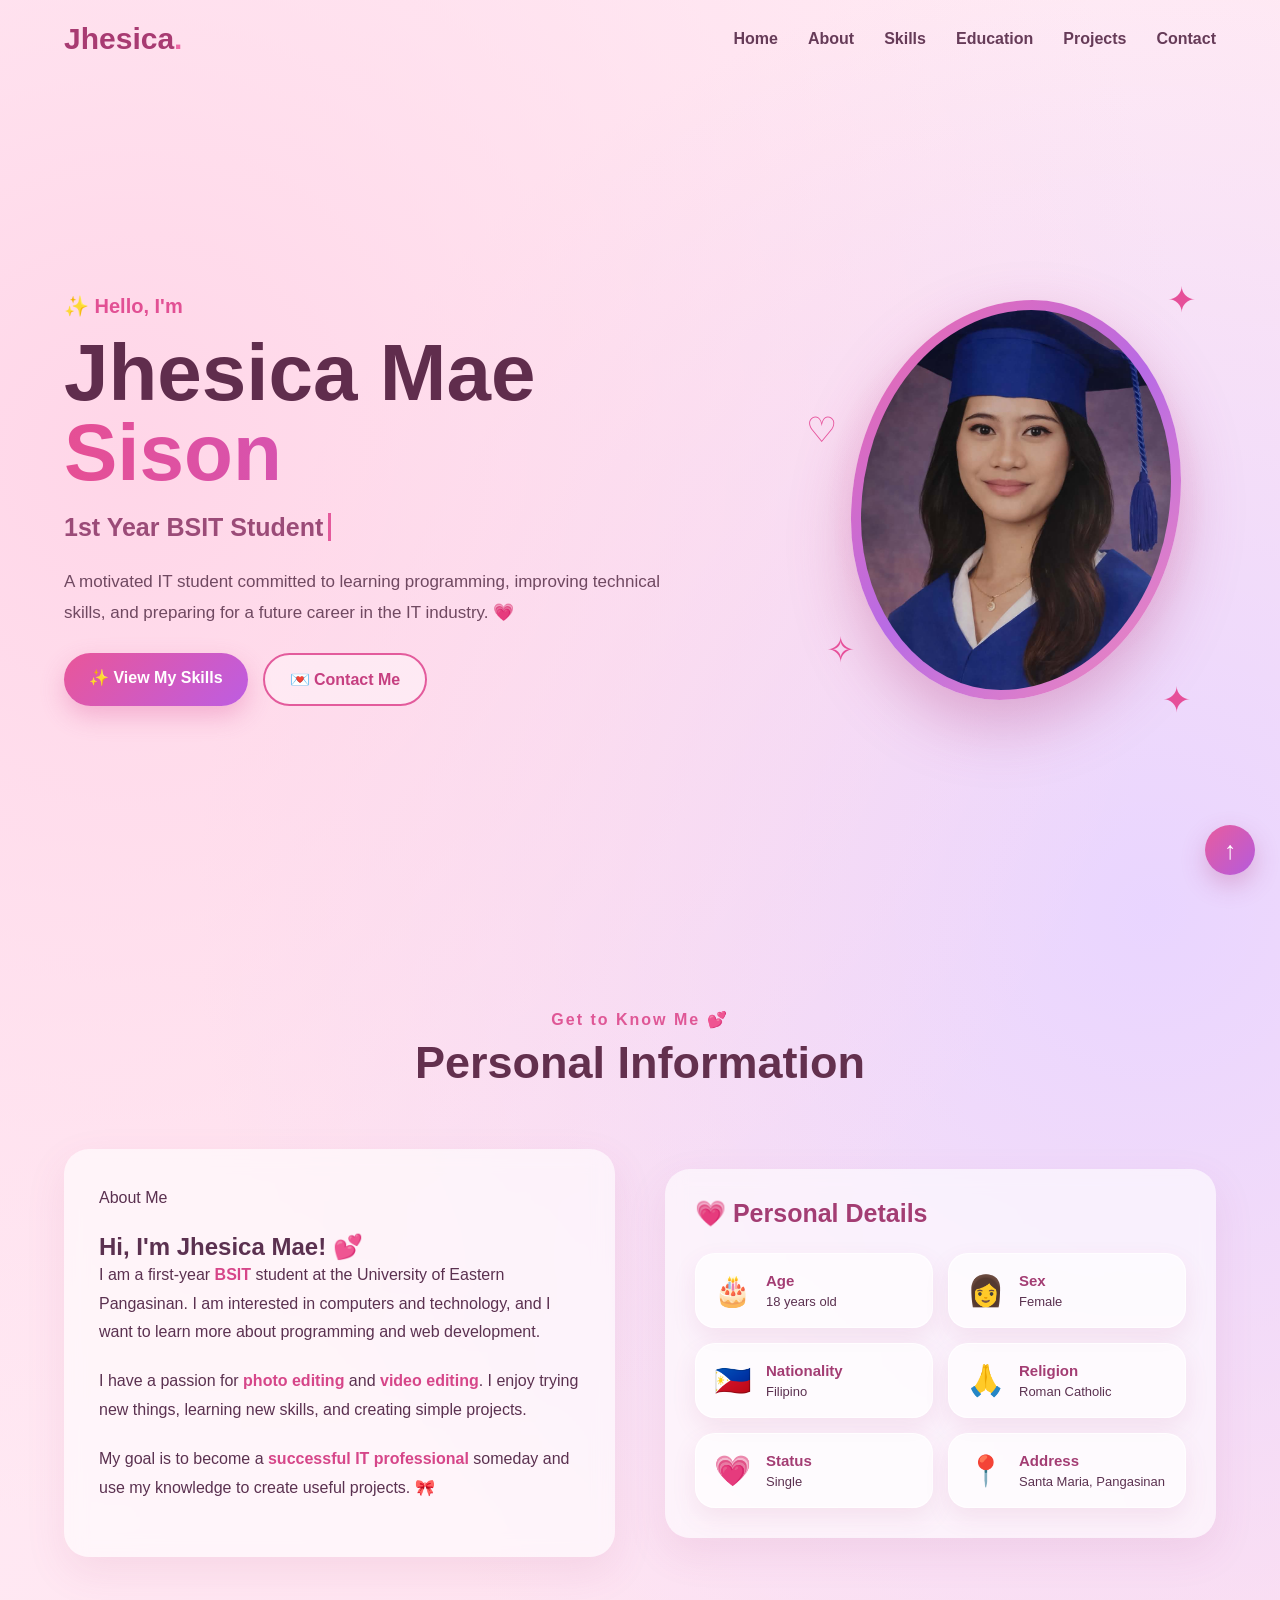
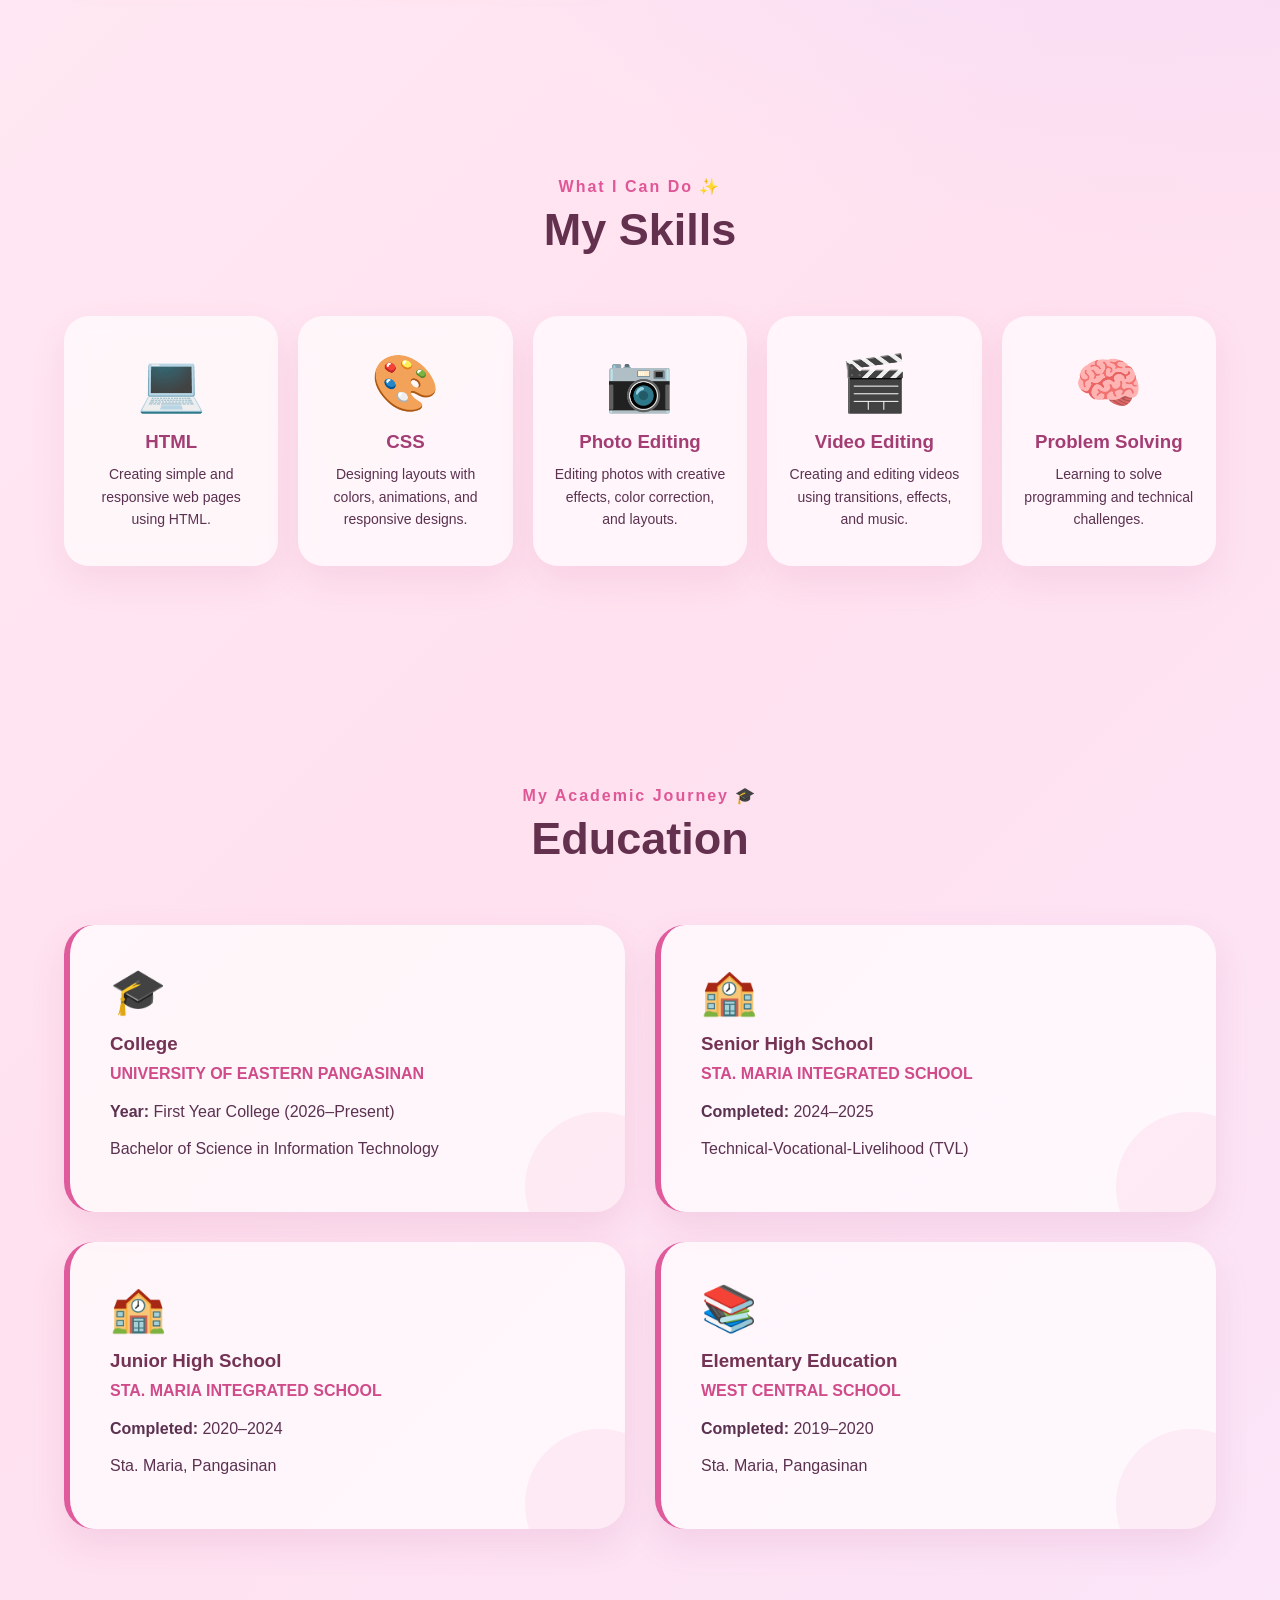
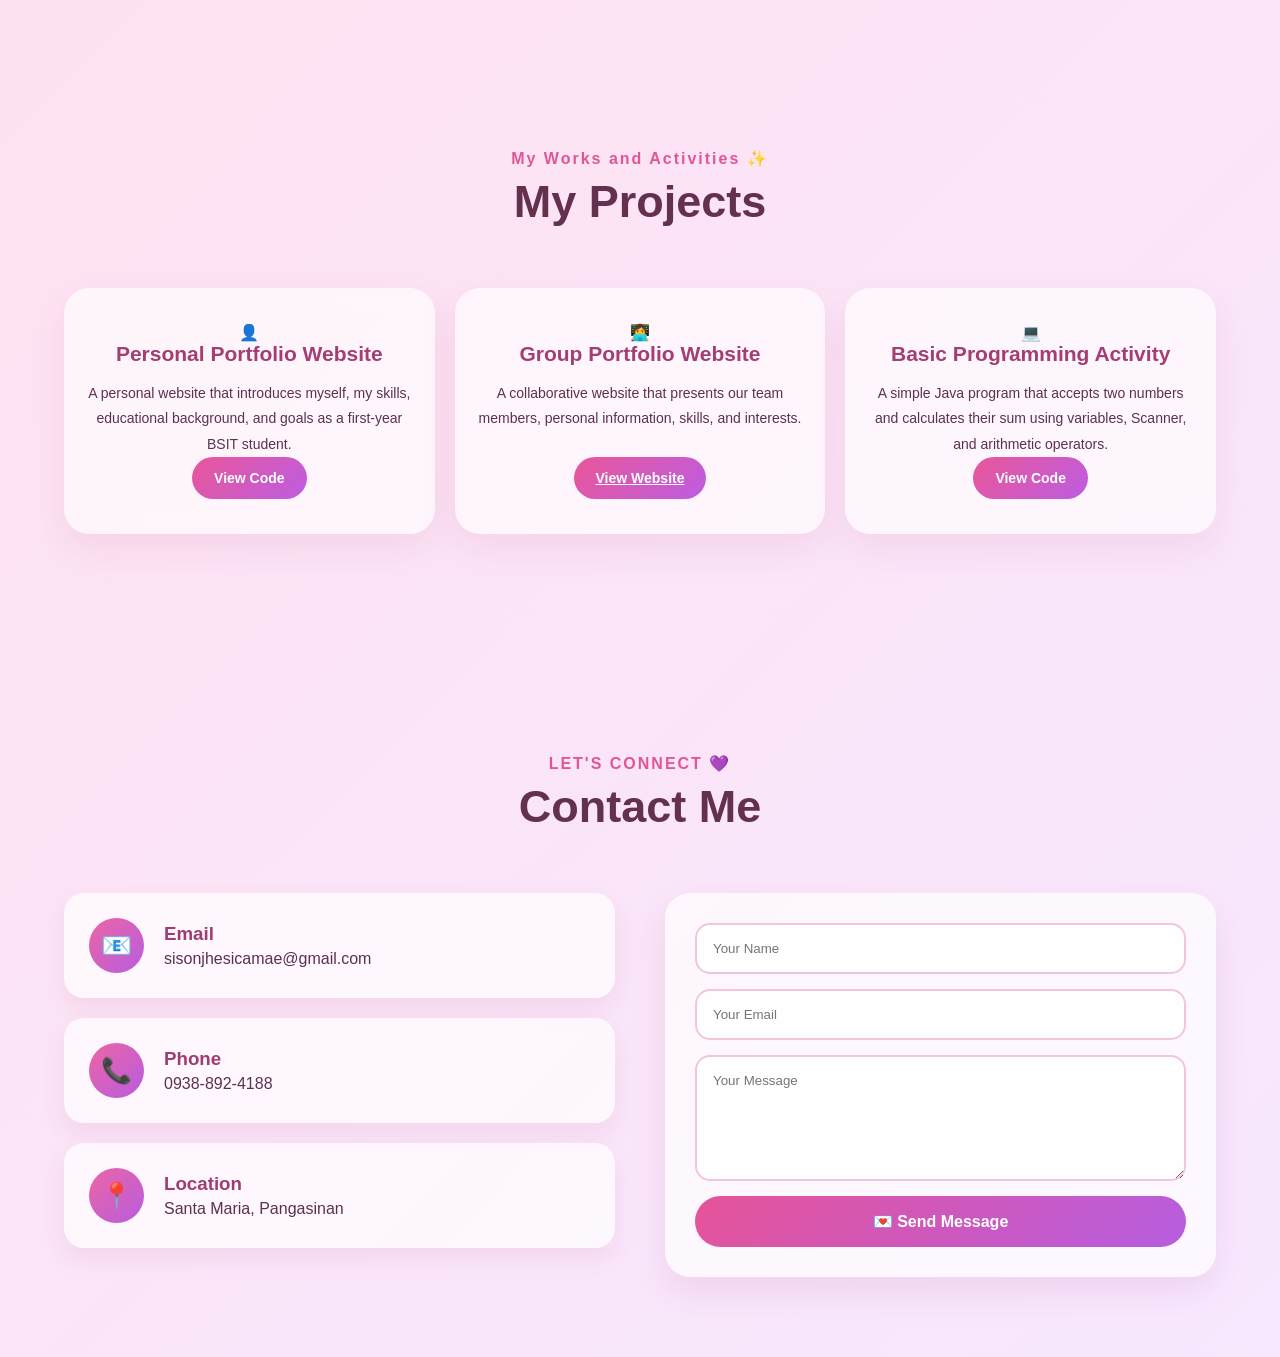
<file: jhesica.html>
<!DOCTYPE html>
<html lang="en">

<head>
    <meta charset="UTF-8">
    <meta name="viewport" content="width=device-width, initial-scale=1.0">

    <title>Jhesica Mae N. Sison | Portfolio</title>

    <link rel="stylesheet" href="jhesica.css">
</head>

<body>

    <!-- FLOATING BACKGROUND -->
    <div class="floating-hearts" aria-hidden="true">
        <span>♡</span>
        <span>♡</span>
        <span>✦</span>
        <span>♡</span>
        <span>✧</span>
        <span>♡</span>
        <span>✦</span>
    </div>

    <!-- NAVBAR -->
    <header>
        <nav class="navbar">

            <a href="#home" class="logo">
                Jhesica<span>.</span>
            </a>

            <ul class="nav-links">
                <li><a href="#home">Home</a></li>
                <li><a href="#about">About</a></li>
                <li><a href="#skills">Skills</a></li>
                <li><a href="#education">Education</a></li>
                <li><a href="#projects">Projects</a></li>
                <li><a href="#contact">Contact</a></li>
            </ul>

        </nav>
    </header>

    <!-- HERO -->
    <section id="home" class="hero">

        <div class="hero-content reveal">

            <p class="hello">✨ Hello, I'm</p>

            <h1>
                Jhesica Mae
                <span>Sison</span>
            </h1>

            <h2>
                <span class="typing">1st Year BSIT Student</span>
            </h2>

            <p class="hero-description">
                A motivated IT student committed to learning programming,
                improving technical skills, and preparing for a future
                career in the IT industry. 💗
            </p>

            <div class="hero-buttons">
                <a href="#skills" class="btn primary-btn">
                    ✨ View My Skills
                </a>

                <a href="#contact" class="btn secondary-btn">
                    💌 Contact Me
                </a>
            </div>

        </div>

        <div class="hero-image reveal">

            <div class="image-container">
                <div class="image-glow"></div>
                <img src="jhesica.jfif" alt="Jhesica">
            </div>

            <div class="sparkle sparkle-one">✦</div>
            <div class="sparkle sparkle-two">✧</div>
            <div class="sparkle sparkle-three">♡</div>
            <div class="sparkle sparkle-four">✦</div>

        </div>

    </section>

    <!-- ABOUT -->
    <section id="about" class="section">

        <div class="section-title reveal">
            <p>Get to Know Me 💕</p>
            <h2>Personal Information</h2>
        </div>

        <div class="about-content">

            <!-- INTRODUCTION -->
            <div class="about-text reveal">

                <p>About Me</p>
                <h2>Hi, I'm Jhesica Mae! 💕</h2>

                <p>
                    I am a first-year <strong>BSIT</strong> student at the
                    University of Eastern Pangasinan. I am interested in
                    computers and technology, and I want to learn more
                    about programming and web development.
                </p>

                <p>
                    I have a passion for <strong>photo editing</strong>
                    and <strong>video editing</strong>. I enjoy trying
                    new things, learning new skills, and creating
                    simple projects.
                </p>

                <p>
                    My goal is to become a
                    <strong>successful IT professional</strong> someday
                    and use my knowledge to create useful projects. 🎀
                </p>

            </div>

            <!-- PERSONAL DETAILS -->
            <div class="personal-information reveal">

                <h2 class="personal-title">💗 Personal Details</h2>

                <div class="personal-grid">

                    <div class="info-box">
                        <span class="info-icon">🎂</span>
                        <div>
                            <h3>Age</h3>
                            <p>18 years old</p>
                        </div>
                    </div>

                    <div class="info-box">
                        <span class="info-icon">👩</span>
                        <div>
                            <h3>Sex</h3>
                            <p>Female</p>
                        </div>
                    </div>

                    <div class="info-box">
                        <span class="info-icon">🇵🇭</span>
                        <div>
                            <h3>Nationality</h3>
                            <p>Filipino</p>
                        </div>
                    </div>

                    <div class="info-box">
                        <span class="info-icon">🙏</span>
                        <div>
                            <h3>Religion</h3>
                            <p>Roman Catholic</p>
                        </div>
                    </div>

                    <div class="info-box">
                        <span class="info-icon">💗</span>
                        <div>
                            <h3>Status</h3>
                            <p>Single</p>
                        </div>
                    </div>

                    <div class="info-box">
                        <span class="info-icon">📍</span>
                        <div>
                            <h3>Address</h3>
                            <p>Santa Maria, Pangasinan</p>
                        </div>
                    </div>

                </div>
            </div>

        </div>

    </section>

    <!-- SKILLS -->
    <section id="skills" class="section">

        <div class="section-title reveal">
            <p>What I Can Do ✨</p>
            <h2>My Skills</h2>
        </div>

        <div class="skills-container">

            <div class="skill-card reveal">
                <div class="skill-icon">💻</div>
                <h3>HTML</h3>
                <p>
                    Creating simple and responsive web pages using HTML.
                </p>
            </div>

            <div class="skill-card reveal">
                <div class="skill-icon">🎨</div>
                <h3>CSS</h3>
                <p>
                    Designing layouts with colors, animations,
                    and responsive designs.
                </p>
            </div>

            <div class="skill-card reveal">
                <div class="skill-icon">📷</div>
                <h3>Photo Editing</h3>
                <p>
                    Editing photos with creative effects,
                    color correction, and layouts.
                </p>
            </div>

            <div class="skill-card reveal">
                <div class="skill-icon">🎬</div>
                <h3>Video Editing</h3>
                <p>
                    Creating and editing videos using transitions,
                    effects, and music.
                </p>
            </div>

            <div class="skill-card reveal">
                <div class="skill-icon">🧠</div>
                <h3>Problem Solving</h3>
                <p>
                    Learning to solve programming and technical
                    challenges.
                </p>
            </div>

        </div>

    </section>

    <!-- EDUCATION -->
    <section id="education" class="section">

        <div class="section-title reveal">
            <p>My Academic Journey 🎓</p>
            <h2>Education</h2>
        </div>

        <div class="education-container">

            <div class="education-card reveal">
                <span class="education-icon">🎓</span>

                <h3>College</h3>

                <h4>UNIVERSITY OF EASTERN PANGASINAN</h4>

                <p>
                    <strong>Year:</strong> First Year College (2026–Present)
                </p>

                <p>
                    Bachelor of Science in Information Technology
                </p>
            </div>

            <div class="education-card reveal">
                <span class="education-icon">🏫</span>

                <h3>Senior High School</h3>

                <h4>STA. MARIA INTEGRATED SCHOOL</h4>

                <p>
                    <strong>Completed:</strong> 2024–2025
                </p>

                <p>
                    Technical-Vocational-Livelihood (TVL)
                </p>
            </div>

            <div class="education-card reveal">
                <span class="education-icon">🏫</span>

                <h3>Junior High School</h3>

                <h4>STA. MARIA INTEGRATED SCHOOL</h4>

                <p>
                    <strong>Completed:</strong> 2020–2024
                </p>

                <p>Sta. Maria, Pangasinan</p>
            </div>

            <div class="education-card reveal">
                <span class="education-icon">📚</span>

                <h3>Elementary Education</h3>

                <h4>WEST CENTRAL SCHOOL</h4>

                <p>
                    <strong>Completed:</strong> 2019–2020
                </p>

                <p>Sta. Maria, Pangasinan</p>
            </div>

        </div>

    </section>

    <!-- PROJECTS: ADDED SECTION -->
    <section id="projects" class="section">
        <div class="section-title reveal">
            <p>My Works and Activities ✨</p>
            <h2>My Projects</h2>
        </div>

        <div class="projects-container">

            <!-- PROJECT 1 -->
            <div class="project-card reveal">

                <div class="project-icon">👤</div>
                

                <h3>Personal Portfolio Website</h3>

                <p>
                    A personal website that introduces myself,
                    my skills, educational background, and goals
                    as a first-year BSIT student.
                </p>

                <button
                    type="button"
                    class="project-btn"
                    onclick="toggleCode('personal-code')">
                    View Code
                </button>

                <pre id="personal-code" class="code-box" hidden><code>&lt;!DOCTYPE html&gt;
&lt;html lang="en"&gt;
&lt;head&gt;
    &lt;title&gt;My Personal Portfolio&lt;/title&gt;
    &lt;link rel="stylesheet" href="personal.css"&gt;
&lt;/head&gt;
&lt;body&gt;
    &lt;header&gt;
        &lt;h1&gt;Hello, I'm Jhesica Mae&lt;/h1&gt;
        &lt;p&gt;First-Year BSIT Student&lt;/p&gt;
    &lt;/header&gt;

    &lt;section&gt;
        &lt;h2&gt;About Me&lt;/h2&gt;
        &lt;p&gt;I am an IT student learning programming
        and web development.&lt;/p&gt;
    &lt;/section&gt;

    &lt;section&gt;
        &lt;h2&gt;My Skills&lt;/h2&gt;
        &lt;p&gt;HTML, CSS, Photo Editing, and Video Editing&lt;/p&gt;
    &lt;/section&gt;
&lt;/body&gt;
&lt;/html&gt;</code></pre>

            </div>

            <!-- PROJECT 2 -->
            <div class="project-card reveal">

                <div class="project-icon">👩‍💻</div>
                

                <h3>Group Portfolio Website</h3>

                <p>
                    A collaborative website that presents our
                    team members, personal information, skills,
                    and interests.
                </p>

                <a
                    class="project-btn"
                    href="https://sisonjhesicamae.github.io/Bloomfolio-Group-Portfolio/"
                    target="_blank"
                    rel="noopener noreferrer">
                    View Website
                </a>

            </div>

            <!-- PROJECT 3 -->
            <div class="project-card reveal">

                <div class="project-icon">💻</div>
               

                <h3>Basic Programming Activity</h3>

                <p>
                    A simple Java program that accepts two numbers
                    and calculates their sum using variables,
                    Scanner, and arithmetic operators.
                </p>

                <button
                    type="button"
                    class="project-btn"
                    onclick="toggleCode('program-code')">
                    View Code
                </button>

                <pre id="program-code" class="code-box" hidden><code>import java.util.Scanner;

public class Main {
    public static void main(String[] args) {
        Scanner input = new Scanner(System.in);

        System.out.print("Enter first number: ");
        int num1 = input.nextInt();

        System.out.print("Enter second number: ");
        int num2 = input.nextInt();

        int sum = num1 + num2;

        System.out.println("Sum: " + sum);

        input.close();
    }
}</code></pre>

            </div>

        </div>

    </section>

    <!-- CONTACT -->
    <section id="contact" class="section contact-section">

        <div class="section-title reveal">
            <p>LET'S CONNECT 💜</p>
            <h2>Contact Me</h2>
        </div>

        <div class="contact-container">

            <div class="contact-details reveal">

                <div class="contact-box">
                    <div class="contact-icon">📧</div>
                    <div>
                        <h3>Email</h3>
                        <p>sisonjhesicamae@gmail.com</p>
                    </div>
                </div>

                <div class="contact-box">
                    <div class="contact-icon">📞</div>
                    <div>
                        <h3>Phone</h3>
                        <p>0938-892-4188</p>
                    </div>
                </div>

                <div class="contact-box">
                    <div class="contact-icon">📍</div>
                    <div>
                        <h3>Location</h3>
                        <p>Santa Maria, Pangasinan</p>
                    </div>
                </div>

            </div>

            <form class="contact-form reveal">

                <input
                    type="text"
                    name="name"
                    placeholder="Your Name"
                    required>

                <input
                    type="email"
                    name="email"
                    placeholder="Your Email"
                    required>

                <textarea
                    name="message"
                    placeholder="Your Message"
                    rows="6"
                    required></textarea>

                <button type="submit">
                    💌 Send Message
                </button>

            </form>

        </div>

    </section>

    <!-- BACK TO TOP -->
    <a href="#home" class="back-top" aria-label="Back to top">↑</a>

    <!-- JAVASCRIPT -->
    <script>
        /* VIEW CODE BUTTON */
        function toggleCode(id) {
            const code = document.getElementById(id);
            code.hidden = !code.hidden;
        }

        /* SCROLL REVEAL */
        const reveals = document.querySelectorAll(".reveal");

        const observer = new IntersectionObserver(
            (entries) => {
                entries.forEach((entry) => {
                    if (entry.isIntersecting) {
                        entry.target.classList.add("active");
                    }
                });
            },
            {
                threshold: 0.15
            }
        );

        reveals.forEach((element) => {
            observer.observe(element);
        });

        /* TYPING EFFECT */
        const words = [
            "1st Year BSIT Student",
            "Creative Editor",
            "Future Programmer",
            "Web Design Learner"
        ];

        let wordIndex = 0;
        let charIndex = 0;
        let deleting = false;

        const typing = document.querySelector(".typing");

        function typeEffect() {
            const currentWord = words[wordIndex];

            if (!deleting) {
                typing.textContent =
                    currentWord.substring(0, charIndex + 1);

                charIndex++;

                if (charIndex === currentWord.length) {
                    deleting = true;
                    setTimeout(typeEffect, 1500);
                    return;
                }
            } else {
                typing.textContent =
                    currentWord.substring(0, charIndex - 1);

                charIndex--;

                if (charIndex === 0) {
                    deleting = false;
                    wordIndex = (wordIndex + 1) % words.length;
                }
            }

            setTimeout(typeEffect, deleting ? 50 : 100);
        }

        typeEffect();

        /* NAVBAR SCROLL EFFECT */
        window.addEventListener("scroll", () => {
            const header = document.querySelector("header");

            if (window.scrollY > 50) {
                header.classList.add("scrolled");
            } else {
                header.classList.remove("scrolled");
            }
        });
    </script>

</body>
</html>

    </script>

</body>
</html>
</file>
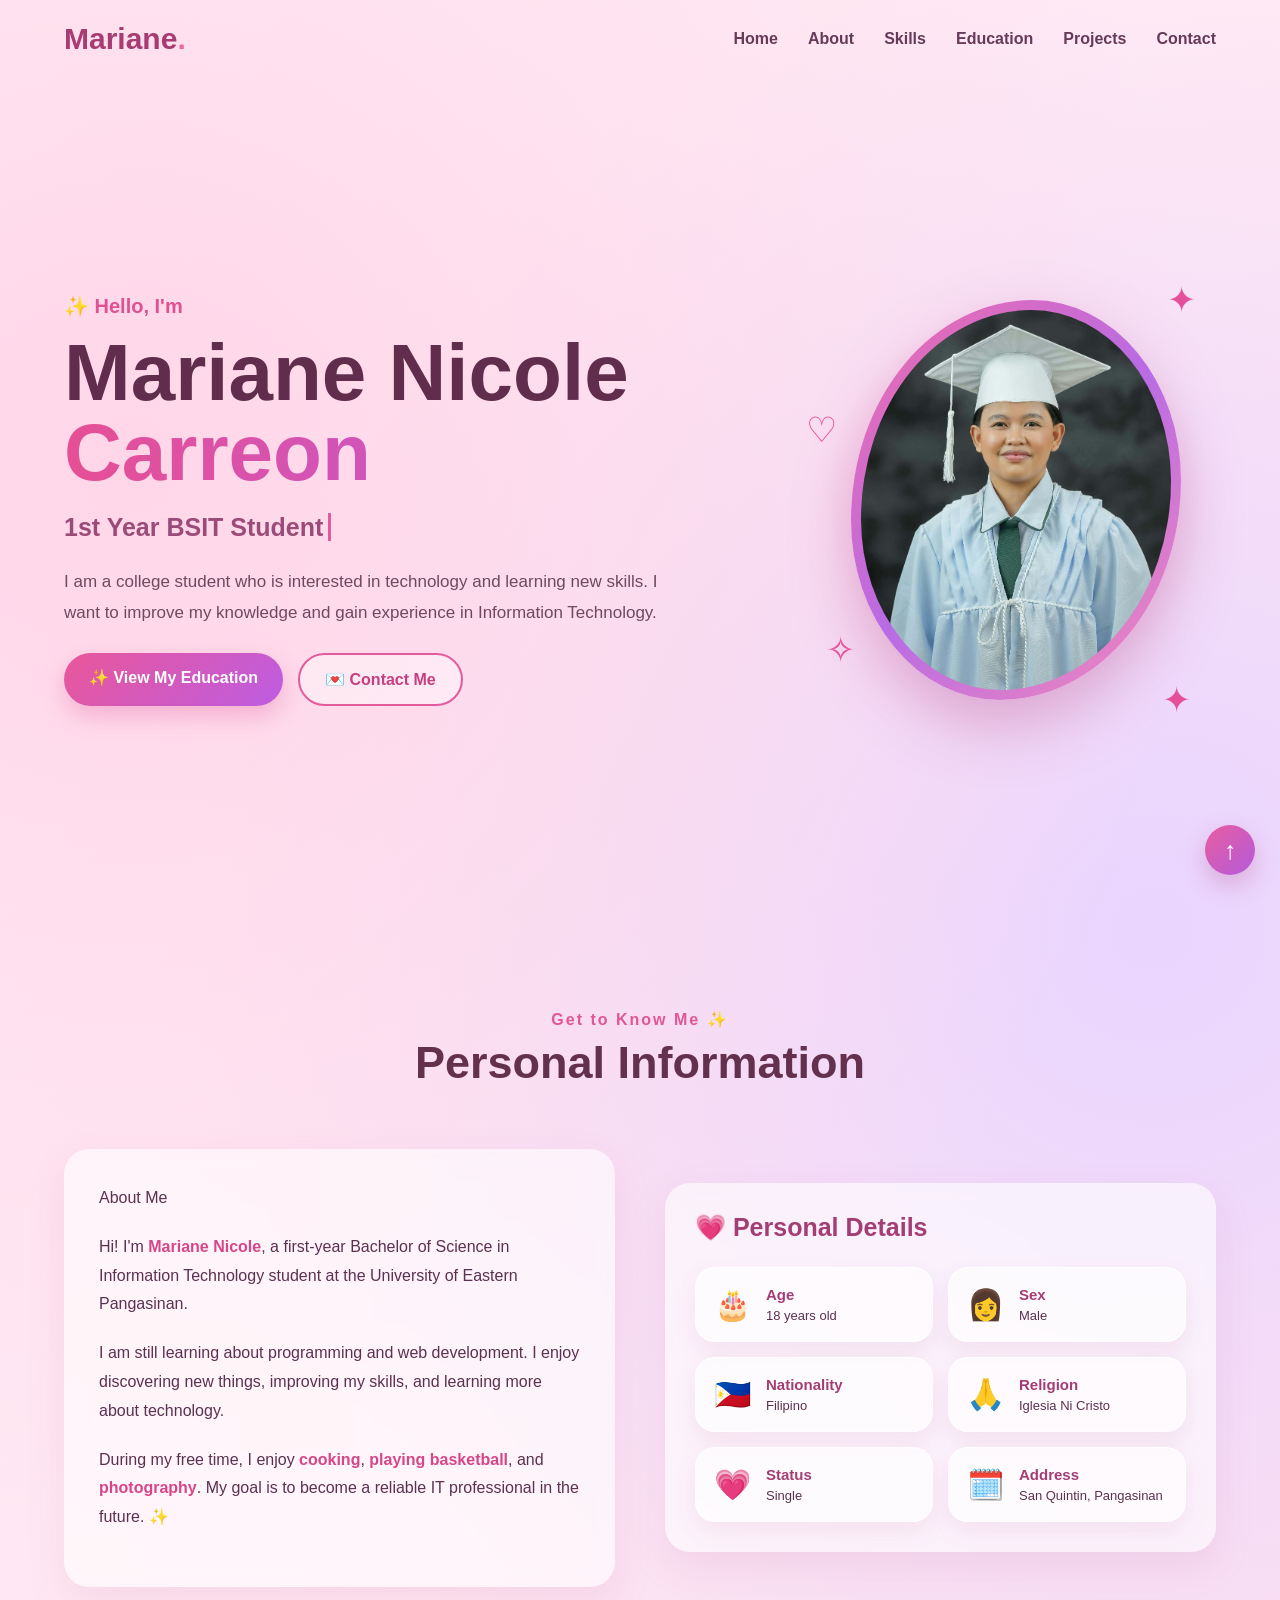
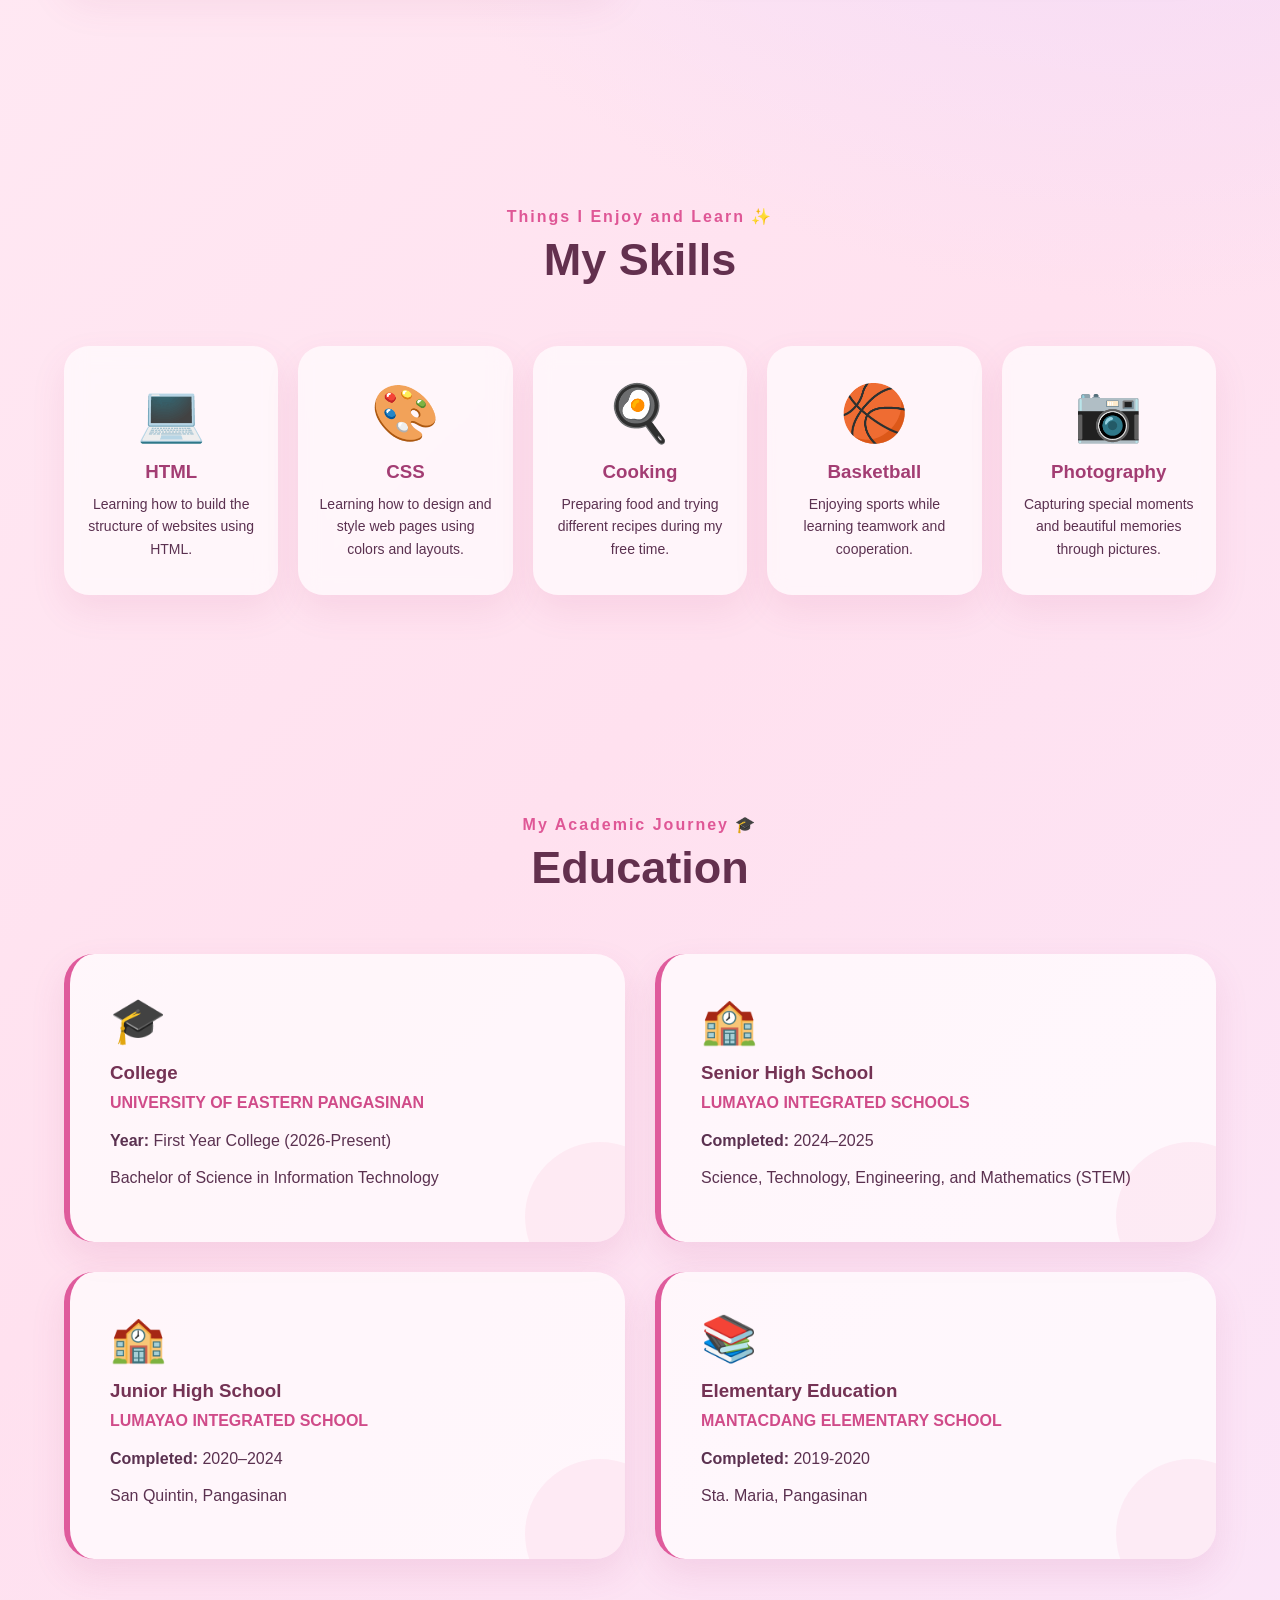
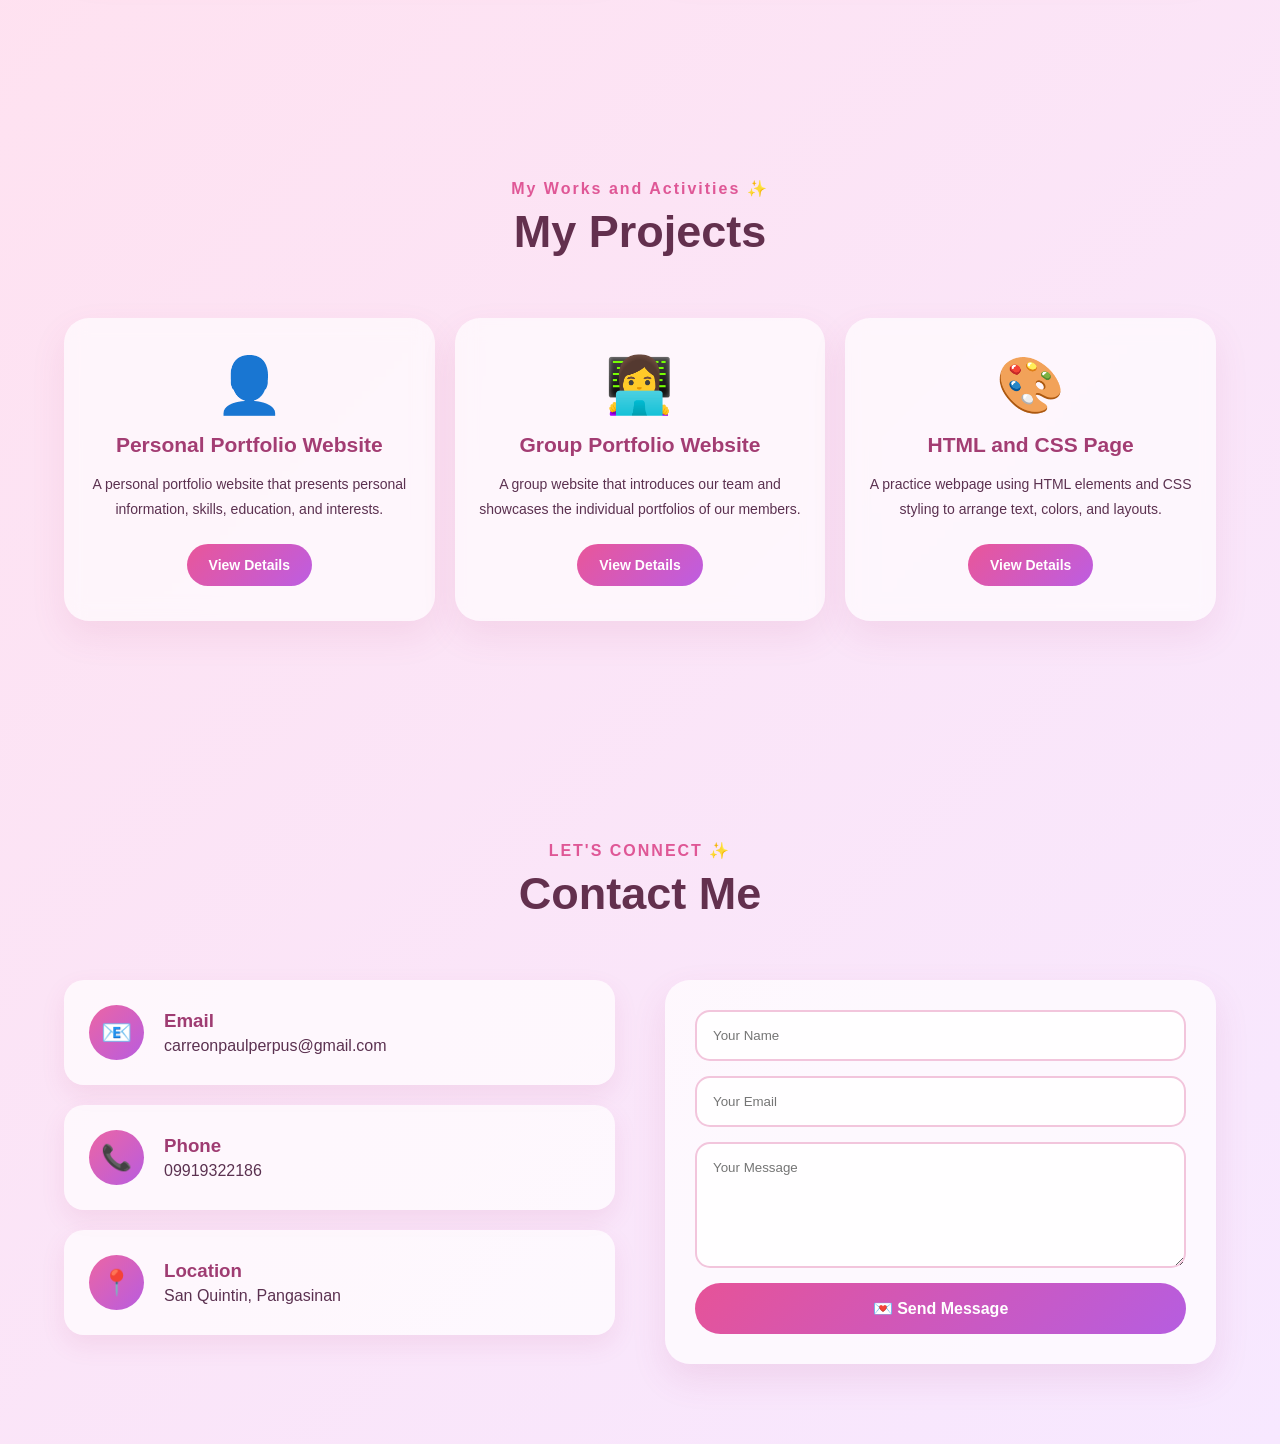
<file: mariane.html>
<!DOCTYPE html>
<html lang="en">
<head>
    <meta charset="UTF-8">
    <meta name="viewport" content="width=device-width, initial-scale=1.0">
    <title>Mariane Nicole Carreon | Portfolio</title>
    <link rel="stylesheet" href="mariane.css">
</head>
<body>

    <!-- Floating Background -->
    <div class="floating-hearts">
        <span>♡</span>
        <span>♡</span>
        <span>✦</span>
        <span>♡</span>
        <span>✧</span>
        <span>♡</span>
        <span>✦</span>
    </div>

    <!-- NAVBAR -->
    <header>
        <nav class="navbar">
            <a href="#home" class="logo">Mariane<span>.</span></a>

            <ul class="nav-links">
                <li><a href="#home">Home</a></li>
                <li><a href="#about">About</a></li>
                <li><a href="#skills">Skills</a></li>
                <li><a href="#education">Education</a></li>
                <li><a href="#projects">Projects</a></li>
                <li><a href="#contact">Contact</a></li>
            </ul>
        </nav>
    </header>

    <!-- HERO -->
    <section id="home" class="hero">
        <div class="hero-content reveal">
            <p class="hello">✨ Hello, I'm</p>

            <h1>
                Mariane Nicole
                <span>Carreon</span>
            </h1>

            <h2>
                <span class="typing">1st Year BSIT Student</span>
            </h2>

            <p class="hero-description">
                I am a college student who is interested in technology
                and learning new skills. I want to improve my knowledge
                and gain experience in Information Technology.
            </p>

            <div class="hero-buttons">
                <a href="#education" class="btn primary-btn">
                    ✨ View My Education
                </a>

                <a href="#contact" class="btn secondary-btn">
                    💌 Contact Me
                </a>
            </div>
        </div>

        <div class="hero-image reveal">
            <div class="image-container">
                <div class="image-glow"></div>
                <img src="mariane.jfif" alt="Mariane Nicole Carreon">
            </div>

            <div class="sparkle sparkle-one">✦</div>
            <div class="sparkle sparkle-two">✧</div>
            <div class="sparkle sparkle-three">♡</div>
            <div class="sparkle sparkle-four">✦</div>
        </div>
    </section>

    <!-- ABOUT -->
    <section id="about" class="section">
        <div class="section-title reveal">
            <p>Get to Know Me ✨</p>
            <h2>Personal Information</h2>
        </div>

        <div class="about-content">
            <div class="about-text reveal">
                <p>About Me</p>

                <p>
                    Hi! I'm <strong>Mariane Nicole</strong>,
                    a first-year Bachelor of Science in Information
                    Technology student at the University of Eastern
                    Pangasinan.
                </p>

                <p>
                    I am still learning about programming and web
                    development. I enjoy discovering new things,
                    improving my skills, and learning more about
                    technology.
                </p>

                <p>
                    During my free time, I enjoy
                    <strong>cooking</strong>,
                    <strong>playing basketball</strong>, and
                    <strong>photography</strong>.
                    My goal is to become a reliable IT professional
                    in the future. ✨
                </p>
            </div>

            <div class="personal-information reveal">
                <h2 class="personal-title">💗 Personal Details</h2>

                <div class="personal-grid">
                    <div class="info-box">
                        <span class="info-icon">🎂</span>
                        <div>
                            <h3>Age</h3>
                            <p>18 years old</p>
                        </div>
                    </div>

                    <div class="info-box">
                        <span class="info-icon">👩</span>
                        <div>
                            <h3>Sex</h3>
                            <p>Male</p>
                        </div>
                    </div>

                    <div class="info-box">
                        <span class="info-icon">🇵🇭</span>
                        <div>
                            <h3>Nationality</h3>
                            <p>Filipino</p>
                        </div>
                    </div>

                    <div class="info-box">
                        <span class="info-icon">🙏</span>
                        <div>
                            <h3>Religion</h3>
                            <p>Iglesia Ni Cristo</p>
                        </div>
                    </div>

                    <div class="info-box">
                        <span class="info-icon">💗</span>
                        <div>
                            <h3>Status</h3>
                            <p>Single</p>
                        </div>
                    </div>

                    <div class="info-box">
                        <span class="info-icon">🗓️</span>
                        <div>
                            <h3>Address</h3>
                            <p>San Quintin, Pangasinan</p>
                        </div>
                    </div>
                </div>
            </div>
        </div>
    </section>

    <!-- SKILLS -->
    <section id="skills" class="section">
        <div class="section-title reveal">
            <p>Things I Enjoy and Learn ✨</p>
            <h2>My Skills</h2>
        </div>

        <div class="skills-container">
            <div class="skill-card reveal">
                <div class="skill-icon">💻</div>
                <h3>HTML</h3>
                <p>
                    Learning how to build the structure of websites
                    using HTML.
                </p>
            </div>

            <div class="skill-card reveal">
                <div class="skill-icon">🎨</div>
                <h3>CSS</h3>
                <p>
                    Learning how to design and style web pages
                    using colors and layouts.
                </p>
            </div>

            <div class="skill-card reveal">
                <div class="skill-icon">🍳</div>
                <h3>Cooking</h3>
                <p>
                    Preparing food and trying different recipes
                    during my free time.
                </p>
            </div>

            <div class="skill-card reveal">
                <div class="skill-icon">🏀</div>
                <h3>Basketball</h3>
                <p>
                    Enjoying sports while learning teamwork
                    and cooperation.
                </p>
            </div>

            <div class="skill-card reveal">
                <div class="skill-icon">📷</div>
                <h3>Photography</h3>
                <p>
                    Capturing special moments and beautiful
                    memories through pictures.
                </p>
            </div>

        </div>
    </section>

    <!-- EDUCATION -->
    <section id="education" class="section">
        <div class="section-title reveal">
            <p>My Academic Journey 🎓</p>
            <h2>Education</h2>
        </div>

        <div class="education-container">
            <div class="education-card reveal">
                <span class="education-icon">🎓</span>
                <h3>College</h3>
                <h4>UNIVERSITY OF EASTERN PANGASINAN</h4>
                <p>
                    <strong>Year:</strong> First Year College (2026-Present)
                </p>
                <p>
                    Bachelor of Science in Information Technology
                </p>
            </div>

            <div class="education-card reveal">
                <span class="education-icon">🏫</span>
                <h3>Senior High School</h3>
                <h4>LUMAYAO INTEGRATED SCHOOLS</h4>
                <p>
                    <strong>Completed:</strong> 2024–2025
                </p>
                <p>
                    Science, Technology, Engineering, and Mathematics
                    (STEM)
                </p>
            </div>

            <div class="education-card reveal">
                <span class="education-icon">🏫</span>
                <h3>Junior High School</h3>
                <h4>LUMAYAO INTEGRATED SCHOOL</h4>
                <p>
                    <strong>Completed:</strong> 2020–2024
                </p>
                <p>San Quintin, Pangasinan</p>
            </div>

            <div class="education-card reveal">
                <span class="education-icon">📚</span>
                <h3>Elementary Education</h3>
                <h4>MANTACDANG ELEMENTARY SCHOOL</h4>
                <p>
                    <strong>Completed:</strong> 2019-2020
                </p>
                <p>Sta. Maria, Pangasinan</p>
            </div>
        </div>
    </section>

    <!-- PROJECTS: ADDED SECTION -->
    <section id="projects" class="section">
        <div class="section-title reveal">
            <p>My Works and Activities ✨</p>
            <h2>My Projects</h2>
        </div>

        <div class="projects-container">

            <!-- PROJECT 1 -->
            <div class="project-card reveal">
                <div class="skill-icon">👤</div>
                <h3>Personal Portfolio Website</h3>

                <p>
                    A personal portfolio website that presents personal
                    information, skills, education, and interests.
                </p>

                <button type="button" class="project-btn"
                    aria-expanded="false"
                    onclick="toggleProject('personal-project', this)">
                    View Details
                </button>

                <div class="project-details" id="personal-project" hidden>
                    <h4>About This Project</h4>
                    <p>
                        This website introduces me and presents my
                        personal information, skills, educational
                        background, and interests.
                    </p>
                    <p><strong>Technologies:</strong> HTML and CSS</p>
                </div>
            </div>

            <!-- PROJECT 2 -->
            <div class="project-card reveal">
                <div class="skill-icon">👩‍💻</div>
                <h3>Group Portfolio Website</h3>

                <p>
                    A group website that introduces our team and
                    showcases the individual portfolios of our members.
                </p>

                <button type="button" class="project-btn"
                    aria-expanded="false"
                    onclick="toggleProject('group-project', this)">
                    View Details
                </button>

                <div class="project-details" id="group-project" hidden>
                    <h4>About This Project</h4>
                    <p>
                        This website brings together our group members'
                        portfolios in one place. It helps us practice
                        web development and teamwork.
                    </p>
                    <p><strong>Technologies:</strong> HTML and CSS</p>
                </div>
            </div>

            <!-- PROJECT 3 -->
            <div class="project-card reveal">
                <div class="skill-icon">🎨</div>
                <h3>HTML and CSS Page</h3>

                <p>
                    A practice webpage using HTML elements and CSS
                    styling to arrange text, colors, and layouts.
                </p>

                <button type="button" class="project-btn"
                    aria-expanded="false"
                    onclick="toggleProject('html-css-project', this)">
                    View Details
                </button>

                <div class="project-details" id="html-css-project" hidden>
                    <h4>About This Project</h4>

                    <p>
                        HTML is used to create the structure of a
                        webpage, while CSS styles its appearance,
                        colors, and layout.
                    </p>

                    <h4>HTML Sample</h4>
                    <pre><code>&lt;h1&gt;Welcome to My Page&lt;/h1&gt;
&lt;p&gt;This is my webpage.&lt;/p&gt;</code></pre>

                    <h4>CSS Sample</h4>
                    <pre><code>body {
    background-color: #fff0f7;
    font-family: Arial, sans-serif;
}

h1 {
    color: #c04485;
}</code></pre>
                </div>
            </div>

        </div>
    </section>

    <!-- CONTACT -->
    <section id="contact" class="section contact-section">
        <div class="section-title reveal">
            <p>LET'S CONNECT ✨</p>
            <h2>Contact Me</h2>
        </div>

        <div class="contact-container">
            <!-- LEFT -->
            <div class="contact-details reveal">
                <div class="contact-box">
                    <div class="contact-icon">📧</div>
                    <div>
                        <h3>Email</h3>
                        <p>carreonpaulperpus@gmail.com</p>
                    </div>
                </div>

                <div class="contact-box">
                    <div class="contact-icon">📞</div>
                    <div>
                        <h3>Phone</h3>
                        <p>09919322186</p>
                    </div>
                </div>

                <div class="contact-box">
                    <div class="contact-icon">📍</div>
                    <div>
                        <h3>Location</h3>
                        <p>San Quintin, Pangasinan</p>
                    </div>
                </div>
            </div>

            <!-- RIGHT -->
            <form class="contact-form reveal">
                <input type="text" placeholder="Your Name" required>
                <input type="email" placeholder="Your Email" required>
                <textarea placeholder="Your Message" rows="6" required></textarea>

                <button type="submit">💌 Send Message</button>
            </form>
        </div>
    </section>

    <!-- BACK TO TOP -->
    <a href="#home" class="back-top">↑</a>

    <!-- JAVASCRIPT -->
    <script>
        /* Scroll Reveal */
        const reveals = document.querySelectorAll(".reveal");

        const observer = new IntersectionObserver(
            (entries) => {
                entries.forEach((entry) => {
                    if (entry.isIntersecting) {
                        entry.target.classList.add("active");
                    }
                });
            },
            { threshold: 0.15 }
        );

        reveals.forEach((element) => {
            observer.observe(element);
        });

        /* Typing Effect */
        const words = [
            "1st Year BSIT Student",
            "Future IT Professional",
            "Web Development Learner",
            "Technology Enthusiast"
        ];

        let wordIndex = 0;
        let charIndex = 0;
        let deleting = false;

        const typing = document.querySelector(".typing");

        function typeEffect() {
            const currentWord = words[wordIndex];

            if (!deleting) {
                typing.textContent =
                    currentWord.substring(0, charIndex + 1);

                charIndex++;

                if (charIndex === currentWord.length) {
                    deleting = true;
                    setTimeout(typeEffect, 1500);
                    return;
                }
            } else {
                typing.textContent =
                    currentWord.substring(0, charIndex - 1);

                charIndex--;

                if (charIndex === 0) {
                    deleting = false;
                    wordIndex = (wordIndex + 1) % words.length;
                }
            }

            setTimeout(typeEffect, deleting ? 50 : 100);
        }

        typeEffect();

        /* Navbar Scroll Effect */
        window.addEventListener("scroll", () => {
            const header = document.querySelector("header");

            if (window.scrollY > 50) {
                header.classList.add("scrolled");
            } else {
                header.classList.remove("scrolled");
            }
        });

        /* Projects: Show and Hide Details */
        function toggleProject(id, button) {
            const project = document.getElementById(id);

            if (!project) return;

            const showDetails = project.hidden;
            project.hidden = !showDetails;
            button.setAttribute("aria-expanded", String(showDetails));

            button.textContent = showDetails
                ? "Hide Details"
                : "View Details";
        }
    </script>

</body>
</html>
</file>
<file: style.css>
/* =========================
   RESET
========================= */

* {
    margin: 0;
    padding: 0;
    box-sizing: border-box;
}

html {
    scroll-behavior: smooth;
    scroll-padding-top: 90px;
}

body {
    font-family: "Trebuchet MS", Arial, sans-serif;
    color: #553c53;
    min-height: 100vh;
    overflow-x: hidden;

    background:
        radial-gradient(
            circle at 10% 10%,
            #ffd9e9,
            transparent 30%
        ),
        radial-gradient(
            circle at 90% 20%,
            #e5d7ff,
            transparent 30%
        ),
        linear-gradient(
            135deg,
            #fffafd,
            #fff0f7,
            #f3eaff
        );
}

/* =========================
   BACKGROUND GLOW
========================= */

.background-glow {
    position: fixed;
    inset: 0;
    z-index: -1;
    pointer-events: none;

    background:
        radial-gradient(
            circle at 50% 50%,
            rgba(255, 255, 255, 0.7),
            transparent 65%
        );
}

/* =========================
   HEADER
========================= */

header {
    width: 100%;
    padding: 22px 8%;

    display: flex;
    align-items: center;
    justify-content: space-between;

    position: sticky;
    top: 0;
    z-index: 100;

    background: rgba(255, 250, 253, 0.85);
    backdrop-filter: blur(15px);

    border-bottom: 1px solid rgba(198, 145, 190, 0.2);
}

.logo {
    font-size: 27px;
    font-weight: bold;
    text-decoration: none;
    color: #624361;
}

.logo span,
footer h3 span {
    color: #cb79ae;
}

nav {
    display: flex;
    gap: 28px;
}

nav a {
    text-decoration: none;
    color: #694f68;
    font-size: 14px;
    font-weight: bold;
    transition: 0.3s;
}

nav a:hover {
    color: #c16eaa;
}

/* =========================
   HERO
========================= */

.hero {
    min-height: 390px;
    padding: 75px 20px 55px;

    text-align: center;
}

.subtitle {
    color: #bd79a9;
    font-size: 11px;
    font-weight: bold;
    letter-spacing: 4px;
    margin-bottom: 22px;
}

.hero h1 {
    color: #4e374f;
    font-size: clamp(38px, 5vw, 62px);
    line-height: 1.2;
    margin-bottom: 20px;
}

.hero h1 span {
    background: linear-gradient(
        90deg,
        #d88ab9,
        #a28ad2,
        #d88ab9
    );

    background-size: 200%;
    -webkit-background-clip: text;
    -webkit-text-fill-color: transparent;

    animation: shine 5s linear infinite;
}

.description {
    max-width: 550px;
    margin: 0 auto 25px;

    color: #7f6a7e;
    font-size: 15px;
    line-height: 1.8;
}

.main-btn {
    display: inline-block;
    padding: 13px 25px;

    border-radius: 30px;
    text-decoration: none;
    font-size: 13px;
    font-weight: bold;

    color: white;
    background: linear-gradient(
        135deg,
        #d68bb9,
        #a58ad1
    );

    box-shadow: 0 8px 20px rgba(176, 123, 178, 0.25);
    transition: 0.3s;
}

.main-btn:hover {
    transform: translateY(-4px);
    box-shadow: 0 12px 28px rgba(176, 123, 178, 0.35);
}

/* =========================
   MEMBERS SECTION
========================= */

.members-section {
    padding: 55px 6% 100px;
}

.section-heading {
    text-align: center;
    margin-bottom: 35px;
}

.eyebrow {
    color: #bd78a8;
    font-size: 11px;
    font-weight: bold;
    letter-spacing: 4px;
    margin-bottom: 12px;
}

.section-heading h2,
.about-section h2 {
    font-size: clamp(30px, 4vw, 40px);
    color: #503951;
    margin-bottom: 12px;
}

.section-heading h2 span,
.about-section h2 span {
    color: #bd78ad;
}

.section-heading > p:last-child {
    font-size: 14px;
    color: #826e83;
    line-height: 1.7;
}

/* =========================
   FOUR MEMBER CARDS
========================= */

.members {
    max-width: 1100px;
    margin: auto;

    display: grid;
    grid-template-columns: repeat(4, minmax(0, 1fr));
    gap: 16px;
}

.member-card {
    position: relative;
    text-align: center;

    padding: 28px 14px 25px;
    min-width: 0;

    border: 1px solid #e2c7df;
    border-radius: 17px;

    background: rgba(255, 255, 255, 0.65);
    backdrop-filter: blur(10px);

    box-shadow: 0 8px 25px rgba(125, 78, 128, 0.07);

    transition: 0.35s ease;
}

.member-card:hover {
    transform: translateY(-8px);

    border-color: #c78fbd;

    box-shadow: 0 16px 35px rgba(145, 91, 145, 0.16);
}

.number {
    position: absolute;
    top: 13px;
    right: 14px;

    color: #b18bb2;
    font-size: 11px;
    font-weight: bold;
}

.avatar {
    width: 78px;
    height: 78px;

    padding: 3px;
    margin: 0 auto 17px;

    border-radius: 50%;

    background: linear-gradient(
        135deg,
        #e8b7d9,
        #bba4e8,
        #f5d4e9
    );

    box-shadow: 0 0 18px rgba(188, 130, 184, 0.2);

    transition: 0.35s;
}

.member-card:hover .avatar {
    transform: scale(1.08);
}

.avatar img {
    width: 100%;
    height: 100%;

    display: block;
    object-fit: cover;

    border: 3px solid white;
    border-radius: 50%;
}

.member-card h3 {
    min-height: 43px;
    margin-bottom: 8px;

    color: #563f56;
    font-size: 14px;
    line-height: 1.5;

    overflow-wrap: anywhere;
}

.role {
    margin-bottom: 18px;

    color: #b77eaa;
    font-size: 9px;
    font-weight: bold;
    letter-spacing: 2px;
}

.view-btn {
    display: inline-block;
    padding: 11px 14px;

    border-radius: 8px;

    color: white;
    background: linear-gradient(
        135deg,
        #d58cba,
        #a48ad2
    );

    text-decoration: none;
    font-size: 11px;
    font-weight: bold;

    transition: 0.3s;
}

.view-btn:hover {
    transform: translateY(-3px);
    box-shadow: 0 8px 18px rgba(170, 113, 172, 0.3);
}

/* ABOUT SECTION */
.about-content {
    display: flex;
    flex-direction: column;
    gap: 35px;
    width: 100%;
}

/* INTRODUCTION ON TOP */
.about-text {
    width: 100%;
    padding: 30px;
    background: rgba(255, 255, 255, 0.75);
    border: 1px solid rgba(214, 51, 132, 0.15);
    border-radius: 22px;
    box-shadow: 0 10px 30px rgba(90, 22, 64, 0.07);
}

.about-text h2 {
    color: #d63384;
    font-size: 28px;
    margin-bottom: 20px;
}

.about-text p {
    color: #755267;
    line-height: 1.9;
    font-size: 15px;
    margin-bottom: 15px;
}

.about-text strong {
    color: #a82d79;
}

/* PERSONAL INFORMATION BELOW */
.personal-information {
    width: 100%;
}

.personal-title {
    color: #d63384;
    font-size: 25px;
    margin-bottom: 22px;
}

/* TWO EQUAL COLUMNS */
.personal-grid {
    display: grid;
    grid-template-columns: repeat(2, minmax(0, 1fr));
    gap: 18px;
    align-items: stretch;
}

.personal-grid .info-box {
    display: flex;
    align-items: center;
    gap: 15px;
    padding: 20px;
    min-width: 0;
    min-height: 105px;
    height: 100%;
    background: rgba(255, 255, 255, 0.82);
    border: 1px solid rgba(214, 51, 132, 0.15);
    border-radius: 18px;
    box-shadow: 0 8px 25px rgba(90, 22, 64, 0.06);
    transition: transform 0.3s, box-shadow 0.3s;
}

.personal-grid .info-box:hover {
    transform: translateY(-5px);
    box-shadow: 0 12px 28px rgba(214, 51, 132, 0.15);
}

.info-icon {
    flex-shrink: 0;
    width: 48px;
    height: 48px;
    display: flex;
    align-items: center;
    justify-content: center;
    background: linear-gradient(135deg, #ffe0ef, #f2ddff);
    border-radius: 14px;
    font-size: 23px;
}

.info-box h3 {
    color: #5a1640;
    font-size: 15px;
    margin-bottom: 5px;
}

.info-box p {
    color: #86647b;
    font-size: 14px;
    overflow-wrap: anywhere;
}

/* MOBILE RESPONSIVE */
@media (max-width: 500px) {
    .about-text {
        padding: 22px;
    }

    .about-text h2 {
        font-size: 23px;
    }

    .personal-grid {
        grid-template-columns: repeat(2, minmax(0, 1fr));
        gap: 10px;
    }

    .personal-grid .info-box {
        padding: 12px;
        gap: 9px;
        min-height: 90px;
    }

    .info-icon {
        width: 35px;
        height: 35px;
        font-size: 18px;
    }

    .info-box h3 {
        font-size: 13px;
    }

    .info-box p {
        font-size: 12px;
    }
}

@media (max-width: 350px) {
    .personal-grid {
        grid-template-columns: 1fr;
    }
}



/* =========================
   FOOTER
========================= */

footer {
    padding: 30px 20px;
    text-align: center;

    background: rgba(255, 255, 255, 0.55);
    border-top: 1px solid #ead8e8;
}

footer h3 {
    color: #674967;
    font-size: 23px;
}

footer p {
    margin-top: 10px;
    color: #826e83;
    font-size: 13px;
}

footer .copyright {
    margin-top: 18px;
    color: #a18ca1;
    font-size: 11px;
}

/* =========================
   ANIMATIONS
========================= */

@keyframes shine {
    from {
        background-position: 0%;
    }

    to {
        background-position: 200%;
    }
}



/* =========================
   RESPONSIVE
========================= */

@media (max-width: 850px) {
    .members {
        grid-template-columns: repeat(2, minmax(0, 1fr));
        max-width: 600px;
        gap: 20px;
    }

    .member-card {
        padding: 30px 20px;
    }

    .member-card h3 {
        font-size: 15px;
    }
}

@media (max-width: 550px) {
    header {
        padding: 18px 5%;
        flex-direction: column;
        gap: 16px;
    }

    nav {
        gap: 20px;
    }

    nav a {
        font-size: 12px;
    }

    .hero {
        padding-top: 60px;
    }

    .hero h1 {
        font-size: 36px;
    }

    .members-section {
        padding: 45px 5% 70px;
    }

    .members {
        grid-template-columns: 1fr;
        max-width: 330px;
    }

    .member-card {
        padding: 30px 22px;
    }

    .avatar {
        width: 90px;
        height: 90px;
    }

    .member-card h3 {
        font-size: 16px;
        min-height: auto;
    }

    .about-section {
        padding: 35px 22px;
    }
}

/* ==============================
   MOVING BACKGROUND EFFECTS
============================== */

body {
    position: relative;
    isolation: isolate;
}

.animated-background {
    position: fixed;
    inset: 0;
    width: 100%;
    height: 100vh;
    overflow: hidden;
    pointer-events: none;
    z-index: -1;
}

/* Floating hearts and sparkles */

.floating-shape {
    position: absolute;
    bottom: -80px;
    display: block;
    opacity: 0;
    animation: floatAround 14s linear infinite;
}

/* Hearts */

.heart {
    color: #d88cbd;
    font-size: 30px;
    text-shadow: 0 0 15px #edc5e6;
}

/* Sparkles */

.sparkle {
    color: #a68bd5;
    font-size: 27px;
    text-shadow: 0 0 15px #d9c5ff;
    animation-name: sparkleFloat;
}

/* Glowing bubbles */

.bubble {
    width: 35px;
    height: 35px;
    border: 2px solid rgba(205, 151, 209, 0.45);
    border-radius: 50%;
    background: rgba(255, 255, 255, 0.12);
    box-shadow: 0 0 20px rgba(205, 151, 209, 0.2);
}

/* Different positions and timings */

.floating-shape:nth-child(1) {
    left: 5%;
    animation-delay: 0s;
}

.floating-shape:nth-child(2) {
    left: 15%;
    animation-delay: 3s;
    animation-duration: 11s;
}

.floating-shape:nth-child(3) {
    left: 27%;
    animation-delay: 6s;
    animation-duration: 16s;
}

.floating-shape:nth-child(4) {
    left: 38%;
    animation-delay: 1s;
}

.floating-shape:nth-child(5) {
    left: 48%;
    animation-delay: 5s;
    animation-duration: 17s;
}

.floating-shape:nth-child(6) {
    left: 58%;
    animation-delay: 8s;
}

.floating-shape:nth-child(7) {
    left: 68%;
    animation-delay: 2s;
    animation-duration: 12s;
}

.floating-shape:nth-child(😎 {
    left: 76%;
    animation-delay: 7s;
}

.floating-shape:nth-child(9) {
    left: 85%;
    animation-delay: 4s;
    animation-duration: 15s;
}

.floating-shape:nth-child(10) {
    left: 93%;
    animation-delay: 9s;
}

.floating-shape:nth-child(11) {
    left: 43%;
    animation-delay: 10s;
}

.floating-shape:nth-child(12) {
    left: 62%;
    animation-delay: 12s;
}

/* Float upward */

@keyframes floatAround {
    0% {
        transform: translateY(0) translateX(0) rotate(0deg);
        opacity: 0;
    }

    10% {
        opacity: 0.65;
    }

    50% {
        transform: translateY(-50vh) translateX(35px) rotate(180deg);
        opacity: 0.8;
    }

    90% {
        opacity: 0.5;
    }

    100% {
        transform: translateY(-115vh) translateX(-25px) rotate(360deg);
        opacity: 0;
    }
}

/* Sparkles gently move and glow */

@keyframes sparkleFloat {
    0% {
        transform: translateY(0) rotate(0deg) scale(0.7);
        opacity: 0;
    }

    25% {
        opacity: 0.8;
    }

    50% {
        transform: translateY(-50vh) rotate(180deg) scale(1.3);
        opacity: 1;
    }

    100% {
        transform: translateY(-115vh) rotate(360deg) scale(0.6);
        opacity: 0;
    }
}

/* Respect reduced-motion preferences */

@media (prefers-reduced-motion: reduce) {
    .floating-shape {
        animation: none;
        display: none;
    }
}
</file>
<file: Angel.css>
/* =========================================
   RESET
========================================= */

* {
    margin: 0;
    padding: 0;
    box-sizing: border-box;
}

html {
    scroll-behavior: smooth;
}

body {
    font-family: "Trebuchet MS", Arial, sans-serif;

    background:
        radial-gradient(circle at 10% 10%, #ffd6e8 0, transparent 25%),
        radial-gradient(circle at 90% 20%, #e9d5ff 0, transparent 25%),
        linear-gradient(135deg, #fff0f7, #ffe1ef, #f7e8ff);

    color: #5b3150;
    overflow-x: hidden;
}

/* =========================================
   FLOATING BACKGROUND
========================================= */

.floating-hearts {
    position: fixed;
    inset: 0;
    pointer-events: none;
    z-index: -1;
    overflow: hidden;
}

.floating-hearts span {
    position: absolute;
    bottom: -50px;
    color: rgba(236, 90, 160, 0.35);
    font-size: 25px;
    animation: floatUp 12s linear infinite;
}

.floating-hearts span:nth-child(1) {
    left: 10%;
    animation-delay: 0s;
}

.floating-hearts span:nth-child(2) {
    left: 25%;
    animation-delay: 3s;
}

.floating-hearts span:nth-child(3) {
    left: 40%;
    animation-delay: 6s;
}

.floating-hearts span:nth-child(4) {
    left: 55%;
    animation-delay: 1s;
}

.floating-hearts span:nth-child(5) {
    left: 70%;
    animation-delay: 4s;
}

.floating-hearts span:nth-child(6) {
    left: 85%;
    animation-delay: 7s;
}

.floating-hearts span:nth-child(7) {
    left: 95%;
    animation-delay: 2s;
}

@keyframes floatUp {
    0% {
        transform: translateY(0) rotate(0deg);
        opacity: 0;
    }

    10% {
        opacity: 1;
    }

    50% {
        transform: translateY(-50vh) rotate(180deg);
    }

    100% {
        transform: translateY(-110vh) rotate(360deg);
        opacity: 0;
    }
}

/* =========================================
   NAVBAR
========================================= */

header {
    position: fixed;
    top: 0;
    left: 0;
    width: 100%;
    z-index: 1000;
    transition: 0.4s;
}

header.scrolled {
    background: rgba(255, 255, 255, 0.75);
    backdrop-filter: blur(15px);
    box-shadow: 0 5px 25px rgba(180, 65, 130, 0.15);
}

.navbar {
    width: 90%;
    max-width: 1200px;
    margin: auto;
    padding: 22px 0;

    display: flex;
    justify-content: space-between;
    align-items: center;
}

.logo {
    text-decoration: none;
    font-size: 30px;
    font-weight: bold;
    color: #a83b72;
    transition: 0.3s;
}

.logo span {
    color: #ed68a5;
}

.logo:hover {
    transform: scale(1.1);
}

.nav-links {
    display: flex;
    list-style: none;
    gap: 30px;
}

.nav-links a {
    position: relative;
    text-decoration: none;
    color: #663b58;
    font-weight: bold;
    transition: 0.3s;
}

.nav-links a::after {
    content: "";
    position: absolute;
    left: 50%;
    bottom: -8px;
    width: 0;
    height: 3px;
    border-radius: 10px;
    background: #e85b9d;
    transform: translateX(-50%);
    transition: 0.3s;
}

.nav-links a:hover {
    color: #e24991;
}

.nav-links a:hover::after {
    width: 100%;
}

/* =========================================
   HERO
========================================= */

.hero {
    min-height: 100vh;
    width: 90%;
    max-width: 1200px;
    margin: auto;

    display: flex;
    justify-content: space-between;
    align-items: center;
    gap: 60px;

    padding-top: 100px;
}

.hero-content {
    flex: 1;
}

.hello {
    color: #e25094;
    font-size: 20px;
    font-weight: bold;
    margin-bottom: 15px;
    animation: slideDown 1s ease;
}

.hero h1 {
    font-size: clamp(45px, 7vw, 80px);
    line-height: 1;
    color: #602d4d;
    animation: slideLeft 1s ease;
}

.hero h1 span {
    display: block;

    background: linear-gradient(
        90deg,
        #e64f94,
        #b65be8,
        #e64f94
    );

    background-size: 200%;
    -webkit-background-clip: text;
    -webkit-text-fill-color: transparent;

    animation: gradientMove 4s linear infinite;
}

.hero h2 {
    margin-top: 20px;
    color: #9b4b78;
    font-size: 25px;
}

.typing {
    border-right: 3px solid #e45a9c;
    padding-right: 5px;
    animation: blink 0.7s infinite;
}

@keyframes blink {
    50% {
        border-color: transparent;
    }
}

.hero-description {
    max-width: 600px;
    margin: 25px 0;
    line-height: 1.8;
    font-size: 17px;
    color: #704961;
}

/* =========================================
   BUTTONS
========================================= */

.hero-buttons {
    display: flex;
    gap: 15px;
    flex-wrap: wrap;
}

.btn {
    display: inline-block;
    padding: 15px 25px;
    border-radius: 50px;
    text-decoration: none;
    font-weight: bold;
    transition: 0.4s;
    position: relative;
    overflow: hidden;
}

.primary-btn {
    background: linear-gradient(135deg, #e95699, #bd5de2);
    color: white;
    box-shadow: 0 10px 25px rgba(220, 72, 145, 0.3);
}

.primary-btn:hover {
    transform: translateY(-6px) scale(1.03);
    box-shadow: 0 15px 35px rgba(220, 72, 145, 0.45);
}

.secondary-btn {
    border: 2px solid #e35b9c;
    color: #c63f80;
    background: rgba(255,255,255,0.4);
}

.secondary-btn:hover {
    background: #e35b9c;
    color: white;
    transform: translateY(-6px);
}

/* =========================================
   HERO IMAGE
========================================= */

.hero-image {
    position: relative;
    width: 400px;
    height: 500px;

    display: flex;
    justify-content: center;
    align-items: center;
}

.image-container {
    position: relative;
    width: 330px;
    height: 400px;
    padding: 10px;

    border-radius: 55% 45% 55% 45%;

    background: linear-gradient(
        135deg,
        #f16ca9,
        #b86be5,
        #f58ab9
    );

    animation:
        morph 8s ease-in-out infinite,
        floatImage 4s ease-in-out infinite;

    box-shadow: 0 25px 60px rgba(181, 69, 133, 0.35);
}

.image-container img {
    width: 100%;
    height: 100%;
    object-fit: cover;
    border-radius: 55% 45% 55% 45%;
    display: block;
}

.image-glow {
    position: absolute;
    inset: -25px;
    border-radius: 50%;

    background: radial-gradient(
        circle,
        rgba(239, 100, 171, 0.35),
        transparent 65%
    );

    z-index: -1;
    animation: pulse 2s ease-in-out infinite;
}

@keyframes morph {
    0%, 100% {
        border-radius: 55% 45% 55% 45%;
    }

    50% {
        border-radius: 45% 55% 45% 55%;
    }
}

@keyframes floatImage {
    0%, 100% {
        transform: translateY(0);
    }

    50% {
        transform: translateY(-18px);
    }
}

@keyframes pulse {
    0%, 100% {
        transform: scale(0.9);
        opacity: 0.5;
    }

    50% {
        transform: scale(1.15);
        opacity: 1;
    }
}

/* =========================================
   SPARKLES
========================================= */

.sparkle {
    position: absolute;
    color: #e64f99;
    font-size: 35px;
    animation: sparkleMove 2s ease-in-out infinite;
}

.sparkle-one {
    top: 30px;
    right: 20px;
}

.sparkle-two {
    bottom: 80px;
    left: 10px;
    animation-delay: 0.5s;
}

.sparkle-three {
    top: 160px;
    left: -10px;
    animation-delay: 1s;
}

.sparkle-four {
    bottom: 30px;
    right: 25px;
    animation-delay: 1.5s;
}

@keyframes sparkleMove {
    0%, 100% {
        transform: scale(1) rotate(0deg);
        opacity: 0.5;
    }

    50% {
        transform: scale(1.5) rotate(180deg);
        opacity: 1;
    }
}

/* =========================================
   SECTIONS
========================================= */

.section {
    width: 90%;
    max-width: 1200px;
    margin: auto;
    padding: 110px 0;
}

.section-title {
    text-align: center;
    margin-bottom: 60px;
}

.section-title p {
    color: #df5796;
    font-weight: bold;
    letter-spacing: 2px;
}

.section-title h2 {
    font-size: 45px;
    margin-top: 8px;
    color: #63304e;
}

/* =========================================
   SCROLL REVEAL
========================================= */

.reveal {
    opacity: 0;
    transform: translateY(60px);
    transition: opacity 0.8s ease, transform 0.8s ease;
}

.reveal.active {
    opacity: 1;
    transform: translateY(0);
}

/* =========================================
   ABOUT
========================================= */

.about-content {
    display: grid;
    grid-template-columns: 1fr 1fr;
    gap: 50px;
    align-items: center;
}

.about-text {
    background: rgba(255,255,255,0.6);
    padding: 35px;
    border-radius: 25px;
    box-shadow: 0 15px 40px rgba(173, 72, 125, 0.1);
    backdrop-filter: blur(10px);
}

.about-text p {
    line-height: 1.8;
    margin-bottom: 20px;
}

.about-text strong {
    color: #d64689;
}

/* PERSONAL INFORMATION */

.personal-information {
    background: rgba(255,255,255,0.6);
    padding: 30px;
    border-radius: 25px;
    box-shadow: 0 15px 40px rgba(173, 72, 125, 0.1);
    backdrop-filter: blur(10px);
}

.personal-title {
    color: #a33d73;
    font-size: 25px;
    margin-bottom: 25px;
}

.personal-grid {
    display: grid;
    grid-template-columns: repeat(2, minmax(0, 1fr));
    gap: 15px;
}

.info-box {
    display: flex;
    align-items: center;
    gap: 15px;
    padding: 18px;
    background: rgba(255,255,255,0.65);
    border-radius: 20px;
    border: 1px solid rgba(255,255,255,0.8);
    box-shadow: 0 10px 25px rgba(181, 67, 128, 0.1);
    transition: 0.4s;
    min-width: 0;
}

.info-box:hover {
    transform: translateY(-5px);
    box-shadow: 0 15px 35px rgba(181, 67, 128, 0.2);
}

.info-icon {
    font-size: 30px;
    flex-shrink: 0;
}

.info-box h3 {
    color: #a33d73;
    font-size: 15px;
    margin-bottom: 5px;
}

.info-box p {
    font-size: 13px;
    overflow-wrap: anywhere;
}

/* =========================================
   SKILLS
========================================= */

.skills-container {
    display: grid;
    grid-template-columns: repeat(5, 1fr);
    gap: 20px;
}

.skill-card {
    position: relative;
    text-align: center;
    padding: 35px 20px;
    border-radius: 25px;
    background: rgba(255,255,255,0.65);
    backdrop-filter: blur(10px);
    box-shadow: 0 15px 35px rgba(183, 69, 132, 0.1);
    transition: 0.5s cubic-bezier(.17,.67,.32,1.3);
    overflow: hidden;
}

.skill-card::before {
    content: "";
    position: absolute;
    top: 0;
    left: -100%;
    width: 100%;
    height: 4px;
    background: linear-gradient(90deg, #ec5b9d, #b65de1);
    transition: 0.5s;
}

.skill-card:hover::before {
    left: 0;
}

.skill-card:hover {
    transform: translateY(-15px) rotate(-2deg);
    box-shadow: 0 25px 45px rgba(183, 69, 132, 0.2);
}

.skill-icon {
    font-size: 55px;
    margin-bottom: 15px;
    display: inline-block;
    animation: iconFloat 3s ease-in-out infinite;
}

.skill-card:nth-child(2) .skill-icon {
    animation-delay: .4s;
}

.skill-card:nth-child(3) .skill-icon {
    animation-delay: .8s;
}

.skill-card:nth-child(4) .skill-icon {
    animation-delay: 1.2s;
}

.skill-card:nth-child(5) .skill-icon {
    animation-delay: 1.6s;
}

@keyframes iconFloat {
    0%, 100% {
        transform: translateY(0);
    }

    50% {
        transform: translateY(-8px) rotate(5deg);
    }
}

.skill-card h3 {
    color: #a33d73;
    margin-bottom: 10px;
}

.skill-card p {
    line-height: 1.6;
    font-size: 14px;
}

/* =========================================
   EDUCATION
========================================= */

.education-container {
    display: grid;
    grid-template-columns: repeat(2, 1fr);
    gap: 30px;
}

.education-card {
    position: relative;
    padding: 40px;
    background: rgba(255,255,255,0.7);
    border-radius: 30px;
    border-left: 6px solid #df5b9c;
    box-shadow: 0 15px 35px rgba(183, 69, 132, 0.12);
    transition: 0.4s;
    overflow: hidden;
}

.education-card::after {
    content: "";
    position: absolute;
    width: 150px;
    height: 150px;
    border-radius: 50%;
    background: rgba(233, 91, 157, 0.08);
    right: -50px;
    bottom: -50px;
    transition: 0.5s;
}

.education-card:hover {
    transform: translateY(-10px);
    box-shadow: 0 25px 50px rgba(183, 69, 132, 0.2);
}

.education-card:hover::after {
    transform: scale(2);
}

.education-icon {
    font-size: 45px;
}

.education-card h3 {
    margin: 15px 0 10px;
    color: #743254;
}

.education-card h4 {
    color: #d04b89;
    margin-bottom: 15px;
}

.education-card p {
    line-height: 1.7;
    margin-bottom: 10px;
}

/* =========================================
   PROJECTS - ADDED SECTION
========================================= */

.projects-container {
    display: grid;
    grid-template-columns: repeat(3, minmax(0, 1fr));
    gap: 25px;
    align-items: start;
}

.project-card {
    position: relative;
    text-align: center;
    padding: 35px 25px;
    border-radius: 25px;
    background: rgba(255,255,255,0.65);
    backdrop-filter: blur(10px);
    box-shadow: 0 15px 35px rgba(183, 69, 132, 0.1);
    transition: 0.4s;
    overflow: hidden;
    min-width: 0;
}

.project-card::before {
    content: "";
    position: absolute;
    top: 0;
    left: -100%;
    width: 100%;
    height: 4px;
    background: linear-gradient(90deg, #ec5b9d, #b65de1);
    transition: 0.5s;
}

.project-card:hover::before {
    left: 0;
}

.project-card:hover {
    transform: translateY(-10px);
    box-shadow: 0 25px 45px rgba(183, 69, 132, 0.2);
}

.project-icon {
    width: 65px;
    height: 65px;
    margin: 0 auto 20px;
    display: flex;
    justify-content: center;
    align-items: center;
    border-radius: 20px;
    background: linear-gradient(135deg, #ec65a4, #b85ce0);
    font-size: 32px;
}

.project-card h3 {
    color: #a33d73;
    font-size: 21px;
    margin-bottom: 15px;
}

.project-card > p {
    line-height: 1.8;
    font-size: 14px;
}

.project-btn {
    margin-top: 22px;
    padding: 12px 22px;
    border: none;
    border-radius: 50px;
    background: linear-gradient(135deg, #e95699, #bd5de2);
    color: white;
    font-family: inherit;
    font-size: 14px;
    font-weight: bold;
    cursor: pointer;
    transition: 0.3s;
}

.project-btn:hover {
    transform: translateY(-4px);
    box-shadow: 0 10px 25px rgba(220, 72, 145, 0.3);
}

.project-details[hidden] {
    display: none !important;
}

.project-details:not([hidden]) {
    display: block;
    margin-top: 22px;
    padding: 20px;
    border-radius: 18px;
    background: rgba(255, 240, 247, 0.85);
    border: 1px solid #f2c5dc;
    text-align: left;
    overflow-wrap: anywhere;
    animation: projectReveal 0.4s ease;
}

.project-details h4 {
    color: #c04485;
    margin: 10px 0;
}

.project-details p {
    font-size: 13px;
    line-height: 1.8;
    margin-bottom: 12px;
}

@keyframes projectReveal {
    from {
        opacity: 0;
        transform: translateY(10px);
    }

    to {
        opacity: 1;
        transform: translateY(0);
    }
}

/* =========================================
   CONTACT
========================================= */

.contact-section {
    padding-bottom: 80px;
}

.contact-container {
    display: grid;
    grid-template-columns: 1fr 1fr;
    gap: 50px;
    align-items: start;
}

.contact-details {
    display: flex;
    flex-direction: column;
    gap: 20px;
}

.contact-box {
    display: flex;
    align-items: center;
    gap: 20px;
    padding: 25px;
    background: rgba(255,255,255,0.7);
    border-radius: 20px;
    box-shadow: 0 10px 25px rgba(183, 69, 132, 0.1);
    transition: 0.4s;
}

.contact-box:hover {
    transform: translateX(10px);
    box-shadow: 0 15px 35px rgba(183, 69, 132, 0.2);
}

.contact-icon {
    width: 55px;
    height: 55px;
    display: flex;
    justify-content: center;
    align-items: center;
    border-radius: 50%;
    background: linear-gradient(135deg, #ec65a4, #b85ce0);
    font-size: 25px;
    color: white;
    flex-shrink: 0;
}

.contact-box h3 {
    color: #9f3c72;
    margin-bottom: 5px;
}

.contact-form {
    display: flex;
    flex-direction: column;
    gap: 15px;
    padding: 30px;
    background: rgba(255,255,255,0.7);
    border-radius: 25px;
    box-shadow: 0 15px 35px rgba(183, 69, 132, 0.12);
}

.contact-form input,
.contact-form textarea {
    width: 100%;
    padding: 16px;
    border: 2px solid #f2c5dc;
    border-radius: 15px;
    outline: none;
    font-family: inherit;
    background: rgba(255,255,255,0.8);
    color: #63304e;
    transition: 0.3s;
    resize: vertical;
}

.contact-form input:focus,
.contact-form textarea:focus {
    border-color: #dc5796;
    box-shadow: 0 0 0 4px rgba(220,87,150,0.1);
    transform: scale(1.01);
}

.contact-form button {
    padding: 16px;
    border: none;
    border-radius: 50px;
    background: linear-gradient(135deg, #e65398, #b65de0);
    color: white;
    font-weight: bold;
    font-size: 16px;
    cursor: pointer;
    transition: 0.4s;
}

.contact-form button:hover {
    transform: translateY(-5px);
    box-shadow: 0 15px 30px rgba(211, 76, 143, 0.3);
}

/* =========================================
   BACK TO TOP
========================================= */

.back-top {
    position: fixed;
    right: 25px;
    bottom: 25px;
    width: 50px;
    height: 50px;
    display: flex;
    align-items: center;
    justify-content: center;
    border-radius: 50%;
    text-decoration: none;
    color: white;
    font-size: 25px;
    background: linear-gradient(135deg, #e85c9e, #b45bdd);
    box-shadow: 0 10px 25px rgba(183, 69, 132, 0.3);
    transition: 0.3s;
    animation: bounce 2s infinite;
}

.back-top:hover {
    transform: scale(1.15);
    animation: none;
}

@keyframes bounce {
    0%, 100% {
        transform: translateY(0);
    }

    50% {
        transform: translateY(-8px);
    }
}

/* =========================================
   GENERAL ANIMATIONS
========================================= */

@keyframes slideDown {
    from {
        opacity: 0;
        transform: translateY(-40px);
    }

    to {
        opacity: 1;
        transform: translateY(0);
    }
}

@keyframes slideLeft {
    from {
        opacity: 0;
        transform: translateX(-70px);
    }

    to {
        opacity: 1;
        transform: translateX(0);
    }
}

@keyframes gradientMove {
    0% {
        background-position: 0%;
    }

    100% {
        background-position: 200%;
    }
}

/* =========================================
   RESPONSIVE
========================================= */

@media (max-width: 1000px) {
    .skills-container {
        grid-template-columns: repeat(2, 1fr);
    }

    .projects-container {
        grid-template-columns: repeat(2, minmax(0, 1fr));
    }

    .hero {
        flex-direction: column;
        text-align: center;
        padding-top: 150px;
    }

    .hero-description {
        margin-left: auto;
        margin-right: auto;
    }

    .hero-buttons {
        justify-content: center;
    }

    .hero-image {
        margin-top: 30px;
    }
}

@media (max-width: 750px) {
    .navbar {
        flex-direction: column;
        gap: 15px;
    }

    .nav-links {
        gap: 15px;
        flex-wrap: wrap;
        justify-content: center;
    }

    .about-content,
    .education-container,
    .contact-container {
        grid-template-columns: 1fr;
    }

    .skills-container,
    .projects-container {
        grid-template-columns: 1fr;
    }

    .hero h1 {
        font-size: 50px;
    }

    .hero-image {
        width: 100%;
    }

    .image-container {
        width: 280px;
        height: 350px;
    }

    .section-title h2 {
        font-size: 38px;
    }
}

@media (max-width: 450px) {
    .nav-links {
        font-size: 13px;
        gap: 10px;
    }

    .hero h1 {
        font-size: 42px;
    }

    .hero h2 {
        font-size: 19px;
    }

    .hero-description {
        font-size: 15px;
    }

    .image-container {
        width: 250px;
        height: 320px;
    }

    .section {
        padding: 80px 0;
    }

    .personal-grid {
        grid-template-columns: 1fr;
    }

    .project-card {
        padding: 30px 20px;
    }
}
</file>
<file: jewel.css>
/* =========================================
   RESET
========================================= */

* {
    margin: 0;
    padding: 0;
    box-sizing: border-box;
}

html {
    scroll-behavior: smooth;
}

body {
    font-family: "Trebuchet MS", Arial, sans-serif;

    background:
        radial-gradient(
            circle at 10% 10%,
            #ffd6e8 0,
            transparent 25%
        ),
        radial-gradient(
            circle at 90% 20%,
            #e9d5ff 0,
            transparent 25%
        ),
        linear-gradient(
            135deg,
            #fff0f7,
            #ffe1ef,
            #f7e8ff
        );

    color: #5b3150;
    overflow-x: hidden;
}

/* =========================================
   FLOATING BACKGROUND
========================================= */

.floating-hearts {
    position: fixed;
    inset: 0;
    pointer-events: none;
    z-index: -1;
    overflow: hidden;
}

.floating-hearts span {
    position: absolute;
    bottom: -50px;
    color: rgba(236, 90, 160, 0.35);
    font-size: 25px;
    animation: floatUp 12s linear infinite;
}

.floating-hearts span:nth-child(1) {
    left: 10%;
    animation-delay: 0s;
}

.floating-hearts span:nth-child(2) {
    left: 25%;
    animation-delay: 3s;
}

.floating-hearts span:nth-child(3) {
    left: 40%;
    animation-delay: 6s;
}

.floating-hearts span:nth-child(4) {
    left: 55%;
    animation-delay: 1s;
}

.floating-hearts span:nth-child(5) {
    left: 70%;
    animation-delay: 4s;
}

.floating-hearts span:nth-child(6) {
    left: 85%;
    animation-delay: 7s;
}

.floating-hearts span:nth-child(7) {
    left: 95%;
    animation-delay: 2s;
}

@keyframes floatUp {
    0% {
        transform: translateY(0) rotate(0deg);
        opacity: 0;
    }

    10% {
        opacity: 1;
    }

    50% {
        transform: translateY(-50vh) rotate(180deg);
    }

    100% {
        transform: translateY(-110vh) rotate(360deg);
        opacity: 0;
    }
}

/* =========================================
   NAVBAR
========================================= */

header {
    position: fixed;
    top: 0;
    left: 0;
    width: 100%;
    z-index: 1000;
    transition: 0.4s;
}

header.scrolled {
    background: rgba(255, 255, 255, 0.75);
    backdrop-filter: blur(15px);
    box-shadow: 0 5px 25px rgba(180, 65, 130, 0.15);
}

.navbar {
    width: 90%;
    max-width: 1200px;
    margin: auto;
    padding: 22px 0;

    display: flex;
    justify-content: space-between;
    align-items: center;
}

.logo {
    text-decoration: none;
    font-size: 30px;
    font-weight: bold;
    color: #a83b72;
    transition: 0.3s;
}

.logo span {
    color: #ed68a5;
}

.logo:hover {
    transform: scale(1.1);
}

.nav-links {
    display: flex;
    list-style: none;
    gap: 30px;
}

.nav-links a {
    position: relative;
    text-decoration: none;
    color: #663b58;
    font-weight: bold;
    transition: 0.3s;
}

.nav-links a::after {
    content: "";
    position: absolute;
    left: 50%;
    bottom: -8px;
    width: 0;
    height: 3px;
    border-radius: 10px;
    background: #e85b9d;
    transform: translateX(-50%);
    transition: 0.3s;
}

.nav-links a:hover {
    color: #e24991;
}

.nav-links a:hover::after {
    width: 100%;
}

/* =========================================
   HERO
========================================= */

.hero {
    min-height: 100vh;
    width: 90%;
    max-width: 1200px;
    margin: auto;

    display: flex;
    justify-content: space-between;
    align-items: center;
    gap: 60px;

    padding-top: 100px;
}

.hero-content {
    flex: 1;
}

.hello {
    color: #e25094;
    font-size: 20px;
    font-weight: bold;
    margin-bottom: 15px;
    animation: slideDown 1s ease;
}

.hero h1 {
    font-size: clamp(45px, 7vw, 80px);
    line-height: 1;
    color: #602d4d;
    animation: slideLeft 1s ease;
}

.hero h1 span {
    display: block;

    background: linear-gradient(
        90deg,
        #e64f94,
        #b65be8,
        #e64f94
    );

    background-size: 200%;
    -webkit-background-clip: text;
    -webkit-text-fill-color: transparent;

    animation: gradientMove 4s linear infinite;
}

.hero h2 {
    margin-top: 20px;
    color: #9b4b78;
    font-size: 25px;
}

.typing {
    border-right: 3px solid #e45a9c;
    padding-right: 5px;
    animation: blink 0.7s infinite;
}

@keyframes blink {
    50% {
        border-color: transparent;
    }
}

.hero-description {
    max-width: 600px;
    margin: 25px 0;
    line-height: 1.8;
    font-size: 17px;
    color: #704961;
}

/* =========================================
   BUTTONS
========================================= */

.hero-buttons {
    display: flex;
    gap: 15px;
    flex-wrap: wrap;
}

.btn {
    display: inline-block;
    padding: 15px 25px;
    border-radius: 50px;
    text-decoration: none;
    font-weight: bold;
    transition: 0.4s;
    position: relative;
    overflow: hidden;
}

.primary-btn {
    background: linear-gradient(135deg, #e95699, #bd5de2);
    color: white;
    box-shadow: 0 10px 25px rgba(220, 72, 145, 0.3);
}

.primary-btn:hover {
    transform: translateY(-6px) scale(1.03);
    box-shadow: 0 15px 35px rgba(220, 72, 145, 0.45);
}

.secondary-btn {
    border: 2px solid #e35b9c;
    color: #c63f80;
    background: rgba(255,255,255,0.4);
}

.secondary-btn:hover {
    background: #e35b9c;
    color: white;
    transform: translateY(-6px);
}

/* =========================================
   HERO IMAGE
========================================= */

.hero-image {
    position: relative;
    width: 400px;
    height: 500px;

    display: flex;
    justify-content: center;
    align-items: center;
}

.image-container {
    position: relative;
    width: 330px;
    height: 400px;
    padding: 10px;

    border-radius: 55% 45% 55% 45%;

    background: linear-gradient(
        135deg,
        #f16ca9,
        #b86be5,
        #f58ab9
    );

    animation:
        morph 8s ease-in-out infinite,
        floatImage 4s ease-in-out infinite;

    box-shadow: 0 25px 60px rgba(181, 69, 133, 0.35);
}

.image-container img {
    width: 100%;
    height: 100%;
    object-fit: cover;
    border-radius: 55% 45% 55% 45%;
    display: block;
}

.image-glow {
    position: absolute;
    inset: -25px;
    border-radius: 50%;

    background: radial-gradient(
        circle,
        rgba(239, 100, 171, 0.35),
        transparent 65%
    );

    z-index: -1;
    animation: pulse 2s ease-in-out infinite;
}

@keyframes morph {
    0%, 100% {
        border-radius: 55% 45% 55% 45%;
    }

    50% {
        border-radius: 45% 55% 45% 55%;
    }
}

@keyframes floatImage {
    0%, 100% {
        transform: translateY(0);
    }

    50% {
        transform: translateY(-18px);
    }
}

@keyframes pulse {
    0%, 100% {
        transform: scale(0.9);
        opacity: 0.5;
    }

    50% {
        transform: scale(1.15);
        opacity: 1;
    }
}

/* =========================================
   SPARKLES
========================================= */

.sparkle {
    position: absolute;
    color: #e64f99;
    font-size: 35px;
    animation: sparkleMove 2s ease-in-out infinite;
}

.sparkle-one {
    top: 30px;
    right: 20px;
}

.sparkle-two {
    bottom: 80px;
    left: 10px;
    animation-delay: 0.5s;
}

.sparkle-three {
    top: 160px;
    left: -10px;
    animation-delay: 1s;
}

.sparkle-four {
    bottom: 30px;
    right: 25px;
    animation-delay: 1.5s;
}

@keyframes sparkleMove {
    0%, 100% {
        transform: scale(1) rotate(0deg);
        opacity: 0.5;
    }

    50% {
        transform: scale(1.5) rotate(180deg);
        opacity: 1;
    }
}

/* =========================================
   SECTIONS
========================================= */

.section {
    width: 90%;
    max-width: 1200px;
    margin: auto;
    padding: 110px 0;
}

.section-title {
    text-align: center;
    margin-bottom: 60px;
}

.section-title p {
    color: #df5796;
    font-weight: bold;
    letter-spacing: 2px;
}

.section-title h2 {
    font-size: 45px;
    margin-top: 8px;
    color: #63304e;
}

/* =========================================
   SCROLL REVEAL
========================================= */

.reveal {
    opacity: 0;
    transform: translateY(60px);
    transition: opacity 0.8s ease, transform 0.8s ease;
}

.reveal.active {
    opacity: 1;
    transform: translateY(0);
}

/* =========================================
   ABOUT
========================================= */

.about-content {
    display: grid;
    grid-template-columns: 1fr 1fr;
    gap: 50px;
    align-items: center;
}

.about-text {
    background: rgba(255,255,255,0.6);
    padding: 35px;
    border-radius: 25px;
    box-shadow: 0 15px 40px rgba(173, 72, 125, 0.1);
    backdrop-filter: blur(10px);
}

.about-text p {
    line-height: 1.8;
    margin-bottom: 20px;
}

.about-text strong {
    color: #d64689;
}

/* Personal Details */
.personal-information {
    background: rgba(255,255,255,0.6);
    padding: 30px;
    border-radius: 25px;
    box-shadow: 0 15px 40px rgba(173, 72, 125, 0.1);
    backdrop-filter: blur(10px);
}

.personal-title {
    color: #a33d73;
    font-size: 25px;
    margin-bottom: 25px;
}

.personal-grid {
    display: grid;
    grid-template-columns: repeat(2, minmax(0, 1fr));
    gap: 15px;
}

.info-box {
    display: flex;
    align-items: center;
    gap: 15px;
    padding: 18px;
    background: rgba(255,255,255,0.65);
    border-radius: 20px;
    border: 1px solid rgba(255,255,255,0.8);
    box-shadow: 0 10px 25px rgba(181, 67, 128, 0.1);
    transition: 0.4s;
    min-width: 0;
}

.info-box:hover {
    transform: translateY(-5px);
    box-shadow: 0 15px 35px rgba(181, 67, 128, 0.2);
}

.info-icon {
    font-size: 30px;
}

.info-box h3 {
    color: #a33d73;
    font-size: 15px;
    margin-bottom: 5px;
}

.info-box p {
    font-size: 13px;
    overflow-wrap: anywhere;
}

/* =========================================
   SKILLS
========================================= */

.skills-container {
    display: grid;
    grid-template-columns: repeat(5, 1fr);
    gap: 20px;
}

.skill-card {
    position: relative;
    text-align: center;
    padding: 35px 20px;
    border-radius: 25px;
    background: rgba(255,255,255,0.65);
    backdrop-filter: blur(10px);
    box-shadow: 0 15px 35px rgba(183, 69, 132, 0.1);
    transition: 0.5s cubic-bezier(.17,.67,.32,1.3);
    overflow: hidden;
}

.skill-card::before {
    content: "";
    position: absolute;
    top: 0;
    left: -100%;
    width: 100%;
    height: 4px;

    background: linear-gradient(90deg, #ec5b9d, #b65de1);
    transition: 0.5s;
}

.skill-card:hover::before {
    left: 0;
}

.skill-card:hover {
    transform: translateY(-15px) rotate(-2deg);
    box-shadow: 0 25px 45px rgba(183, 69, 132, 0.2);
}

.skill-icon {
    font-size: 55px;
    margin-bottom: 15px;
    display: inline-block;
    animation: iconFloat 3s ease-in-out infinite;
}

.skill-card:nth-child(2) .skill-icon {
    animation-delay: .4s;
}

.skill-card:nth-child(3) .skill-icon {
    animation-delay: .8s;
}

.skill-card:nth-child(4) .skill-icon {
    animation-delay: 1.2s;
}

.skill-card:nth-child(5) .skill-icon {
    animation-delay: 1.6s;
}

@keyframes iconFloat {
    0%, 100% {
        transform: translateY(0);
    }

    50% {
        transform: translateY(-8px) rotate(5deg);
    }
}

.skill-card h3 {
    color: #a33d73;
    margin-bottom: 10px;
}

.skill-card p {
    line-height: 1.6;
    font-size: 14px;
}

/* =========================================
   EDUCATION
========================================= */

.education-container {
    display: grid;
    grid-template-columns: repeat(2, 1fr);
    gap: 30px;
}

.education-card {
    position: relative;
    padding: 40px;
    background: rgba(255,255,255,0.7);
    border-radius: 30px;
    border-left: 6px solid #df5b9c;
    box-shadow: 0 15px 35px rgba(183, 69, 132, 0.12);
    transition: 0.4s;
    overflow: hidden;
}

.education-card::after {
    content: "";
    position: absolute;
    width: 150px;
    height: 150px;
    border-radius: 50%;
    background: rgba(233, 91, 157, 0.08);
    right: -50px;
    bottom: -50px;
    transition: 0.5s;
}

.education-card:hover {
    transform: translateY(-10px);
    box-shadow: 0 25px 50px rgba(183, 69, 132, 0.2);
}

.education-card:hover::after {
    transform: scale(2);
}

.education-icon {
    font-size: 45px;
}

.education-card h3 {
    margin: 15px 0 10px;
    color: #743254;
}

.education-card h4 {
    color: #d04b89;
    margin-bottom: 15px;
}

.education-card p {
    line-height: 1.7;
    margin-bottom: 10px;
}

/* =========================================
   PROJECTS - ADDED TO MATCH ORIGINAL DESIGN
========================================= */

.projects-container {
    display: grid;
    grid-template-columns: repeat(3, minmax(0, 1fr));
    gap: 20px;
    align-items: start;
}

.project-card {
    position: relative;
    text-align: center;
    padding: 35px 20px;
    border-radius: 25px;
    background: rgba(255,255,255,0.65);
    backdrop-filter: blur(10px);
    box-shadow: 0 15px 35px rgba(183, 69, 132, 0.1);
    transition: 0.4s;
    overflow: hidden;
    min-width: 0;
}

.project-card::before {
    content: "";
    position: absolute;
    top: 0;
    left: -100%;
    width: 100%;
    height: 4px;
    background: linear-gradient(90deg, #ec5b9d, #b65de1);
    transition: 0.5s;
}

.project-card:hover::before {
    left: 0;
}

.project-card:hover {
    transform: translateY(-10px);
    box-shadow: 0 25px 45px rgba(183, 69, 132, 0.2);
}

.project-card .skill-icon {
    margin-bottom: 15px;
}

.project-card h3 {
    color: #a33d73;
    margin-bottom: 15px;
    font-size: 21px;
}

.project-card > p {
    line-height: 1.8;
    font-size: 14px;
}

.project-btn {
    margin-top: 22px;
    padding: 13px 22px;
    border: none;
    border-radius: 50px;
    background: linear-gradient(135deg, #e95699, #bd5de2);
    color: white;
    font-family: inherit;
    font-size: 14px;
    font-weight: bold;
    cursor: pointer;
    transition: 0.4s;
}

.project-btn:hover {
    transform: translateY(-5px);
    box-shadow: 0 10px 25px rgba(220, 72, 145, 0.3);
}

.project-details[hidden] {
    display: none !important;
}

.project-details:not([hidden]) {
    display: block;
    margin-top: 22px;
    padding: 20px;
    border-radius: 20px;
    background: rgba(255, 240, 247, 0.85);
    border: 1px solid #f2c5dc;
    text-align: left;
    overflow-wrap: anywhere;
    animation: projectReveal 0.4s ease;
}

.project-details h4 {
    color: #c04485;
    margin: 10px 0;
}

.project-details p {
    font-size: 13px;
    line-height: 1.8;
    margin-bottom: 12px;
}

.project-details pre {
    white-space: pre-wrap;
    overflow-x: auto;
    overflow-wrap: anywhere;
    background: #603653;
    color: #fff0f7;
    padding: 15px;
    border-radius: 12px;
    margin-bottom: 15px;
    font-size: 12px;
}

.project-details code {
    font-family: Consolas, "Courier New", monospace;
}

@keyframes projectReveal {
    from {
        opacity: 0;
        transform: translateY(10px);
    }

    to {
        opacity: 1;
        transform: translateY(0);
    }
}

/* =========================================
   CONTACT
========================================= */

.contact-section {
    padding-bottom: 80px;
}

.contact-container {
    display: grid;
    grid-template-columns: 1fr 1fr;
    gap: 50px;
    align-items: start;
}

.contact-details {
    display: flex;
    flex-direction: column;
    gap: 20px;
}

.contact-box {
    display: flex;
    align-items: center;
    gap: 20px;
    padding: 25px;
    background: rgba(255,255,255,0.7);
    border-radius: 20px;
    box-shadow: 0 10px 25px rgba(183, 69, 132, 0.1);
    transition: 0.4s;
}

.contact-box:hover {
    transform: translateX(10px);
    box-shadow: 0 15px 35px rgba(183, 69, 132, 0.2);
}

.contact-icon {
    width: 55px;
    height: 55px;
    display: flex;
    justify-content: center;
    align-items: center;
    border-radius: 50%;
    background: linear-gradient(135deg, #ec65a4, #b85ce0);
    font-size: 25px;
    color: white;
    flex-shrink: 0;
}

.contact-box h3 {
    color: #9f3c72;
    margin-bottom: 5px;
}

/* CONTACT FORM */
.contact-form {
    display: flex;
    flex-direction: column;
    gap: 15px;
    padding: 30px;
    background: rgba(255,255,255,0.7);
    border-radius: 25px;
    box-shadow: 0 15px 35px rgba(183, 69, 132, 0.12);
}

.contact-form input,
.contact-form textarea {
    width: 100%;
    padding: 16px;
    border: 2px solid #f2c5dc;
    border-radius: 15px;
    outline: none;
    font-family: inherit;
    background: rgba(255,255,255,0.8);
    color: #63304e;
    transition: 0.3s;
    resize: vertical;
}

.contact-form input:focus,
.contact-form textarea:focus {
    border-color: #dc5796;
    box-shadow: 0 0 0 4px rgba(220,87,150,0.1);
    transform: scale(1.01);
}

.contact-form button {
    padding: 16px;
    border: none;
    border-radius: 50px;
    background: linear-gradient(135deg, #e65398, #b65de0);
    color: white;
    font-weight: bold;
    font-size: 16px;
    cursor: pointer;
    transition: 0.4s;
}

.contact-form button:hover {
    transform: translateY(-5px);
    box-shadow: 0 15px 30px rgba(211, 76, 143, 0.3);
}

/* =========================================
   BACK TO TOP
========================================= */

.back-top {
    position: fixed;
    right: 25px;
    bottom: 25px;
    width: 50px;
    height: 50px;
    display: flex;
    align-items: center;
    justify-content: center;
    border-radius: 50%;
    text-decoration: none;
    color: white;
    font-size: 25px;
    background: linear-gradient(135deg, #e85c9e, #b45bdd);
    box-shadow: 0 10px 25px rgba(183, 69, 132, 0.3);
    transition: 0.3s;
    animation: bounce 2s infinite;
}

.back-top:hover {
    transform: scale(1.15);
    animation: none;
}

@keyframes bounce {
    0%, 100% {
        transform: translateY(0);
    }

    50% {
        transform: translateY(-8px);
    }
}

/* =========================================
   GENERAL ANIMATIONS
========================================= */

@keyframes slideDown {
    from {
        opacity: 0;
        transform: translateY(-40px);
    }

    to {
        opacity: 1;
        transform: translateY(0);
    }
}

@keyframes slideLeft {
    from {
        opacity: 0;
        transform: translateX(-70px);
    }

    to {
        opacity: 1;
        transform: translateX(0);
    }
}

@keyframes gradientMove {
    0% {
        background-position: 0%;
    }

    100% {
        background-position: 200%;
    }
}

/* =========================================
   RESPONSIVE
========================================= */

@media (max-width: 1000px) {
    .skills-container {
        grid-template-columns: repeat(2, 1fr);
    }

    .projects-container {
        grid-template-columns: repeat(2, minmax(0, 1fr));
    }

    .hero {
        flex-direction: column;
        text-align: center;
        padding-top: 150px;
    }

    .hero-description {
        margin-left: auto;
        margin-right: auto;
    }

    .hero-buttons {
        justify-content: center;
    }

    .hero-image {
        margin-top: 30px;
    }
}

@media (max-width: 750px) {
    .navbar {
        flex-direction: column;
        gap: 15px;
    }

    .nav-links {
        gap: 15px;
        flex-wrap: wrap;
        justify-content: center;
    }

    .about-content,
    .education-container,
    .contact-container {
        grid-template-columns: 1fr;
    }

    .skills-container,
    .projects-container {
        grid-template-columns: 1fr;
    }

    .hero h1 {
        font-size: 50px;
    }

    .hero-image {
        width: 100%;
    }

    .image-container {
        width: 280px;
        height: 350px;
    }

    .section-title h2 {
        font-size: 38px;
    }
}

@media (max-width: 450px) {
    .nav-links {
        font-size: 13px;
        gap: 10px;
    }

    .hero h1 {
        font-size: 42px;
    }

    .hero h2 {
        font-size: 19px;
    }

    .hero-description {
        font-size: 15px;
    }

    .image-container {
        width: 250px;
        height: 320px;
    }

    .section {
        padding: 80px 0;
    }

    .personal-grid {
        grid-template-columns: 1fr;
    }

    .project-card {
        padding: 30px 20px;
    }
}
</file>
<file: jhesica.css>
/* =========================================
   RESET
========================================= */

* {
    margin: 0;
    padding: 0;
    box-sizing: border-box;
}

html {
    scroll-behavior: smooth;
}

body {
    font-family: "Trebuchet MS", Arial, sans-serif;

    background:
        radial-gradient(
            circle at 10% 10%,
            #ffd6e8 0,
            transparent 25%
        ),
        radial-gradient(
            circle at 90% 20%,
            #e9d5ff 0,
            transparent 25%
        ),
        linear-gradient(
            135deg,
            #fff0f7,
            #ffe1ef,
            #f7e8ff
        );

    color: #5b3150;
    overflow-x: hidden;
}

/* =========================================
   FLOATING BACKGROUND
========================================= */

.floating-hearts {
    position: fixed;
    inset: 0;
    pointer-events: none;
    z-index: -1;
    overflow: hidden;
}

.floating-hearts span {
    position: absolute;
    bottom: -50px;
    color: rgba(236, 90, 160, 0.35);
    font-size: 25px;
    animation: floatUp 12s linear infinite;
}

.floating-hearts span:nth-child(1) {
    left: 10%;
    animation-delay: 0s;
}

.floating-hearts span:nth-child(2) {
    left: 25%;
    animation-delay: 3s;
}

.floating-hearts span:nth-child(3) {
    left: 40%;
    animation-delay: 6s;
}

.floating-hearts span:nth-child(4) {
    left: 55%;
    animation-delay: 1s;
}

.floating-hearts span:nth-child(5) {
    left: 70%;
    animation-delay: 4s;
}

.floating-hearts span:nth-child(6) {
    left: 85%;
    animation-delay: 7s;
}

.floating-hearts span:nth-child(7) {
    left: 95%;
    animation-delay: 2s;
}

@keyframes floatUp {
    0% {
        transform: translateY(0) rotate(0deg);
        opacity: 0;
    }

    10% {
        opacity: 1;
    }

    50% {
        transform: translateY(-50vh) rotate(180deg);
    }

    100% {
        transform: translateY(-110vh) rotate(360deg);
        opacity: 0;
    }
}

/* =========================================
   NAVBAR
========================================= */

header {
    position: fixed;
    top: 0;
    left: 0;
    width: 100%;
    z-index: 1000;
    transition: 0.4s;
}

header.scrolled {
    background: rgba(255, 255, 255, 0.75);
    backdrop-filter: blur(15px);
    box-shadow: 0 5px 25px rgba(180, 65, 130, 0.15);
}

.navbar {
    width: 90%;
    max-width: 1200px;
    margin: auto;
    padding: 22px 0;

    display: flex;
    justify-content: space-between;
    align-items: center;
}

.logo {
    text-decoration: none;
    font-size: 30px;
    font-weight: bold;
    color: #a83b72;
    transition: 0.3s;
}

.logo span {
    color: #ed68a5;
}

.logo:hover {
    transform: scale(1.1);
}

.nav-links {
    display: flex;
    list-style: none;
    gap: 30px;
}

.nav-links a {
    position: relative;
    text-decoration: none;
    color: #663b58;
    font-weight: bold;
    transition: 0.3s;
}

.nav-links a::after {
    content: "";
    position: absolute;
    left: 50%;
    bottom: -8px;
    width: 0;
    height: 3px;
    border-radius: 10px;
    background: #e85b9d;
    transform: translateX(-50%);
    transition: 0.3s;
}

.nav-links a:hover {
    color: #e24991;
}

.nav-links a:hover::after {
    width: 100%;
}

/* =========================================
   HERO
========================================= */

.hero {
    min-height: 100vh;
    width: 90%;
    max-width: 1200px;
    margin: auto;

    display: flex;
    justify-content: space-between;
    align-items: center;
    gap: 60px;

    padding-top: 100px;
}

.hero-content {
    flex: 1;
}

.hello {
    color: #e25094;
    font-size: 20px;
    font-weight: bold;
    margin-bottom: 15px;
    animation: slideDown 1s ease;
}

.hero h1 {
    font-size: clamp(45px, 7vw, 80px);
    line-height: 1;
    color: #602d4d;
    animation: slideLeft 1s ease;
}

.hero h1 span {
    display: block;

    background: linear-gradient(
        90deg,
        #e64f94,
        #b65be8,
        #e64f94
    );

    background-size: 200%;
    -webkit-background-clip: text;
    -webkit-text-fill-color: transparent;

    animation: gradientMove 4s linear infinite;
}

.hero h2 {
    margin-top: 20px;
    color: #9b4b78;
    font-size: 25px;
}

.typing {
    border-right: 3px solid #e45a9c;
    padding-right: 5px;
    animation: blink 0.7s infinite;
}

@keyframes blink {
    50% {
        border-color: transparent;
    }
}

.hero-description {
    max-width: 600px;
    margin: 25px 0;
    line-height: 1.8;
    font-size: 17px;
    color: #704961;
}

/* =========================================
   BUTTONS
========================================= */

.hero-buttons {
    display: flex;
    gap: 15px;
    flex-wrap: wrap;
}

.btn {
    display: inline-block;
    padding: 15px 25px;
    border-radius: 50px;
    text-decoration: none;
    font-weight: bold;
    transition: 0.4s;
    position: relative;
    overflow: hidden;
}

.primary-btn {
    background: linear-gradient(135deg, #e95699, #bd5de2);
    color: white;
    box-shadow: 0 10px 25px rgba(220, 72, 145, 0.3);
}

.primary-btn:hover {
    transform: translateY(-6px) scale(1.03);
    box-shadow: 0 15px 35px rgba(220, 72, 145, 0.45);
}

.secondary-btn {
    border: 2px solid #e35b9c;
    color: #c63f80;
    background: rgba(255,255,255,0.4);
}

.secondary-btn:hover {
    background: #e35b9c;
    color: white;
    transform: translateY(-6px);
}

/* =========================================
   HERO IMAGE
========================================= */

.hero-image {
    position: relative;
    width: 400px;
    height: 500px;

    display: flex;
    justify-content: center;
    align-items: center;
}

.image-container {
    position: relative;
    width: 330px;
    height: 400px;
    padding: 10px;

    border-radius: 55% 45% 55% 45%;

    background: linear-gradient(
        135deg,
        #f16ca9,
        #b86be5,
        #f58ab9
    );

    animation:
        morph 8s ease-in-out infinite,
        floatImage 4s ease-in-out infinite;

    box-shadow: 0 25px 60px rgba(181, 69, 133, 0.35);
}

.image-container img {
    width: 100%;
    height: 100%;
    object-fit: cover;
    border-radius: 55% 45% 55% 45%;
    display: block;
}

.image-glow {
    position: absolute;
    inset: -25px;
    border-radius: 50%;

    background: radial-gradient(
        circle,
        rgba(239, 100, 171, 0.35),
        transparent 65%
    );

    z-index: -1;
    animation: pulse 2s ease-in-out infinite;
}

@keyframes morph {
    0%, 100% {
        border-radius: 55% 45% 55% 45%;
    }

    50% {
        border-radius: 45% 55% 45% 55%;
    }
}

@keyframes floatImage {
    0%, 100% {
        transform: translateY(0);
    }

    50% {
        transform: translateY(-18px);
    }
}

@keyframes pulse {
    0%, 100% {
        transform: scale(0.9);
        opacity: 0.5;
    }

    50% {
        transform: scale(1.15);
        opacity: 1;
    }
}

/* =========================================
   SPARKLES
========================================= */

.sparkle {
    position: absolute;
    color: #e64f99;
    font-size: 35px;
    animation: sparkleMove 2s ease-in-out infinite;
}

.sparkle-one {
    top: 30px;
    right: 20px;
}

.sparkle-two {
    bottom: 80px;
    left: 10px;
    animation-delay: 0.5s;
}

.sparkle-three {
    top: 160px;
    left: -10px;
    animation-delay: 1s;
}

.sparkle-four {
    bottom: 30px;
    right: 25px;
    animation-delay: 1.5s;
}

@keyframes sparkleMove {
    0%, 100% {
        transform: scale(1) rotate(0deg);
        opacity: 0.5;
    }

    50% {
        transform: scale(1.5) rotate(180deg);
        opacity: 1;
    }
}

/* =========================================
   SECTIONS
========================================= */

.section {
    width: 90%;
    max-width: 1200px;
    margin: auto;
    padding: 110px 0;
}

.section-title {
    text-align: center;
    margin-bottom: 60px;
}

.section-title p {
    color: #df5796;
    font-weight: bold;
    letter-spacing: 2px;
}

.section-title h2 {
    font-size: 45px;
    margin-top: 8px;
    color: #63304e;
}

/* =========================================
   SCROLL REVEAL
========================================= */

.reveal {
    opacity: 0;
    transform: translateY(60px);
    transition: opacity 0.8s ease, transform 0.8s ease;
}

.reveal.active {
    opacity: 1;
    transform: translateY(0);
}

/* =========================================
   ABOUT
========================================= */

.about-content {
    display: grid;
    grid-template-columns: 1fr 1fr;
    gap: 50px;
    align-items: center;
}

.about-text {
    background: rgba(255,255,255,0.6);
    padding: 35px;
    border-radius: 25px;
    box-shadow: 0 15px 40px rgba(173, 72, 125, 0.1);
    backdrop-filter: blur(10px);
}

.about-text p {
    line-height: 1.8;
    margin-bottom: 20px;
}

.about-text strong {
    color: #d64689;
}

/* Personal Details */
.personal-information {
    background: rgba(255,255,255,0.6);
    padding: 30px;
    border-radius: 25px;
    box-shadow: 0 15px 40px rgba(173, 72, 125, 0.1);
    backdrop-filter: blur(10px);
}

.personal-title {
    color: #a33d73;
    font-size: 25px;
    margin-bottom: 25px;
}

.personal-grid {
    display: grid;
    grid-template-columns: repeat(2, minmax(0, 1fr));
    gap: 15px;
}

.info-box {
    display: flex;
    align-items: center;
    gap: 15px;
    padding: 18px;
    background: rgba(255,255,255,0.65);
    border-radius: 20px;
    border: 1px solid rgba(255,255,255,0.8);
    box-shadow: 0 10px 25px rgba(181, 67, 128, 0.1);
    transition: 0.4s;
    min-width: 0;
}

.info-box:hover {
    transform: translateY(-5px);
    box-shadow: 0 15px 35px rgba(181, 67, 128, 0.2);
}

.info-icon {
    font-size: 30px;
}

.info-box h3 {
    color: #a33d73;
    font-size: 15px;
    margin-bottom: 5px;
}

.info-box p {
    font-size: 13px;
    overflow-wrap: anywhere;
}

/* =========================================
   SKILLS
========================================= */

.skills-container {
    display: grid;
    grid-template-columns: repeat(5, 1fr);
    gap: 20px;
}

.skill-card {
    position: relative;
    text-align: center;
    padding: 35px 20px;
    border-radius: 25px;
    background: rgba(255,255,255,0.65);
    backdrop-filter: blur(10px);
    box-shadow: 0 15px 35px rgba(183, 69, 132, 0.1);
    transition: 0.5s cubic-bezier(.17,.67,.32,1.3);
    overflow: hidden;
}

.skill-card::before {
    content: "";
    position: absolute;
    top: 0;
    left: -100%;
    width: 100%;
    height: 4px;

    background: linear-gradient(90deg, #ec5b9d, #b65de1);
    transition: 0.5s;
}

.skill-card:hover::before {
    left: 0;
}

.skill-card:hover {
    transform: translateY(-15px) rotate(-2deg);
    box-shadow: 0 25px 45px rgba(183, 69, 132, 0.2);
}

.skill-icon {
    font-size: 55px;
    margin-bottom: 15px;
    display: inline-block;
    animation: iconFloat 3s ease-in-out infinite;
}

.skill-card:nth-child(2) .skill-icon {
    animation-delay: .4s;
}

.skill-card:nth-child(3) .skill-icon {
    animation-delay: .8s;
}

.skill-card:nth-child(4) .skill-icon {
    animation-delay: 1.2s;
}

.skill-card:nth-child(5) .skill-icon {
    animation-delay: 1.6s;
}

@keyframes iconFloat {
    0%, 100% {
        transform: translateY(0);
    }

    50% {
        transform: translateY(-8px) rotate(5deg);
    }
}

.skill-card h3 {
    color: #a33d73;
    margin-bottom: 10px;
}

.skill-card p {
    line-height: 1.6;
    font-size: 14px;
}

/* =========================================
   EDUCATION
========================================= */

.education-container {
    display: grid;
    grid-template-columns: repeat(2, 1fr);
    gap: 30px;
}

.education-card {
    position: relative;
    padding: 40px;
    background: rgba(255,255,255,0.7);
    border-radius: 30px;
    border-left: 6px solid #df5b9c;
    box-shadow: 0 15px 35px rgba(183, 69, 132, 0.12);
    transition: 0.4s;
    overflow: hidden;
}

.education-card::after {
    content: "";
    position: absolute;
    width: 150px;
    height: 150px;
    border-radius: 50%;
    background: rgba(233, 91, 157, 0.08);
    right: -50px;
    bottom: -50px;
    transition: 0.5s;
}

.education-card:hover {
    transform: translateY(-10px);
    box-shadow: 0 25px 50px rgba(183, 69, 132, 0.2);
}

.education-card:hover::after {
    transform: scale(2);
}

.education-icon {
    font-size: 45px;
}

.education-card h3 {
    margin: 15px 0 10px;
    color: #743254;
}

.education-card h4 {
    color: #d04b89;
    margin-bottom: 15px;
}

.education-card p {
    line-height: 1.7;
    margin-bottom: 10px;
}

/* =========================================
   PROJECTS - ALIGNED CARDS
========================================= */

.projects-container {
    display: grid;
    grid-template-columns: repeat(3, minmax(0, 1fr));
    gap: 20px;
    align-items: stretch;
}

.project-card {
    position: relative;
    text-align: center;
    padding: 35px 20px;
    border-radius: 25px;
    background: rgba(255,255,255,0.65);
    backdrop-filter: blur(10px);
    box-shadow: 0 15px 35px rgba(183, 69, 132, 0.1);
    transition: 0.4s;
    overflow: hidden;
    min-width: 0;

    display: flex;
    flex-direction: column;
    align-items: center;
    height: 100%;
}

.project-card::before {
    content: "";
    position: absolute;
    top: 0;
    left: -100%;
    width: 100%;
    height: 4px;
    background: linear-gradient(90deg, #ec5b9d, #b65de1);
    transition: 0.5s;
}

.project-card:hover::before {
    left: 0;
}

.project-card:hover {
    transform: translateY(-10px);
    box-shadow: 0 25px 45px rgba(183, 69, 132, 0.2);
}

.project-card .skill-icon {
    margin-bottom: 15px;
}

.project-card h3 {
    color: #a33d73;
    margin-bottom: 15px;
    font-size: 21px;
}

.project-card > p {
    line-height: 1.8;
    font-size: 14px;
}

.project-btn {
    margin-top: auto;
    padding: 13px 22px;
    border: none;
    border-radius: 50px;
    background: linear-gradient(135deg, #e95699, #bd5de2);
    color: white;
    font-family: inherit;
    font-size: 14px;
    font-weight: bold;
    cursor: pointer;
    transition: 0.4s;
    flex-shrink: 0;
}

.project-btn:hover {
    transform: translateY(-5px);
    box-shadow: 0 10px 25px rgba(220, 72, 145, 0.3);
}

.project-details[hidden] {
    display: none !important;
}

.project-details:not([hidden]) {
    display: block;
    margin-top: 22px;
    padding: 20px;
    border-radius: 20px;
    background: rgba(255, 240, 247, 0.85);
    border: 1px solid #f2c5dc;
    text-align: left;
    overflow-wrap: anywhere;
    animation: projectReveal 0.4s ease;
}

.project-details h4 {
    color: #c04485;
    margin: 10px 0;
}

.project-details p {
    font-size: 13px;
    line-height: 1.8;
    margin-bottom: 12px;
}

.project-details pre {
    white-space: pre-wrap;
    overflow-x: auto;
    overflow-wrap: anywhere;
    background: #603653;
    color: #fff0f7;
    padding: 15px;
    border-radius: 12px;
    margin-bottom: 15px;
    font-size: 12px;
}

.project-details code {
    font-family: Consolas, "Courier New", monospace;
}

@keyframes projectReveal {
    from {
        opacity: 0;
        transform: translateY(10px);
    }

    to {
        opacity: 1;
        transform: translateY(0);
    }
}

/* =========================================
   CONTACT
========================================= */

.contact-section {
    padding-bottom: 80px;
}

.contact-container {
    display: grid;
    grid-template-columns: 1fr 1fr;
    gap: 50px;
    align-items: start;
}

.contact-details {
    display: flex;
    flex-direction: column;
    gap: 20px;
}

.contact-box {
    display: flex;
    align-items: center;
    gap: 20px;
    padding: 25px;
    background: rgba(255,255,255,0.7);
    border-radius: 20px;
    box-shadow: 0 10px 25px rgba(183, 69, 132, 0.1);
    transition: 0.4s;
}

.contact-box:hover {
    transform: translateX(10px);
    box-shadow: 0 15px 35px rgba(183, 69, 132, 0.2);
}

.contact-icon {
    width: 55px;
    height: 55px;
    display: flex;
    justify-content: center;
    align-items: center;
    border-radius: 50%;
    background: linear-gradient(135deg, #ec65a4, #b85ce0);
    font-size: 25px;
    color: white;
    flex-shrink: 0;
}

.contact-box h3 {
    color: #9f3c72;
    margin-bottom: 5px;
}

/* CONTACT FORM */
.contact-form {
    display: flex;
    flex-direction: column;
    gap: 15px;
    padding: 30px;
    background: rgba(255,255,255,0.7);
    border-radius: 25px;
    box-shadow: 0 15px 35px rgba(183, 69, 132, 0.12);
}

.contact-form input,
.contact-form textarea {
    width: 100%;
    padding: 16px;
    border: 2px solid #f2c5dc;
    border-radius: 15px;
    outline: none;
    font-family: inherit;
    background: rgba(255,255,255,0.8);
    color: #63304e;
    transition: 0.3s;
    resize: vertical;
}

.contact-form input:focus,
.contact-form textarea:focus {
    border-color: #dc5796;
    box-shadow: 0 0 0 4px rgba(220,87,150,0.1);
    transform: scale(1.01);
}

.contact-form button {
    padding: 16px;
    border: none;
    border-radius: 50px;
    background: linear-gradient(135deg, #e65398, #b65de0);
    color: white;
    font-weight: bold;
    font-size: 16px;
    cursor: pointer;
    transition: 0.4s;
}

.contact-form button:hover {
    transform: translateY(-5px);
    box-shadow: 0 15px 30px rgba(211, 76, 143, 0.3);
}

/* =========================================
   BACK TO TOP
========================================= */

.back-top {
    position: fixed;
    right: 25px;
    bottom: 25px;
    width: 50px;
    height: 50px;
    display: flex;
    align-items: center;
    justify-content: center;
    border-radius: 50%;
    text-decoration: none;
    color: white;
    font-size: 25px;
    background: linear-gradient(135deg, #e85c9e, #b45bdd);
    box-shadow: 0 10px 25px rgba(183, 69, 132, 0.3);
    transition: 0.3s;
    animation: bounce 2s infinite;
}

.back-top:hover {
    transform: scale(1.15);
    animation: none;
}

@keyframes bounce {
    0%, 100% {
        transform: translateY(0);
    }

    50% {
        transform: translateY(-8px);
    }
}

/* =========================================
   GENERAL ANIMATIONS
========================================= */

@keyframes slideDown {
    from {
        opacity: 0;
        transform: translateY(-40px);
    }

    to {
        opacity: 1;
        transform: translateY(0);
    }
}

@keyframes slideLeft {
    from {
        opacity: 0;
        transform: translateX(-70px);
    }

    to {
        opacity: 1;
        transform: translateX(0);
    }
}

@keyframes gradientMove {
    0% {
        background-position: 0%;
    }

    100% {
        background-position: 200%;
    }
}

/* =========================================
   RESPONSIVE
========================================= */

@media (max-width: 1000px) {
    .skills-container {
        grid-template-columns: repeat(2, 1fr);
    }

    .projects-container {
        grid-template-columns: repeat(2, minmax(0, 1fr));
    }

    .hero {
        flex-direction: column;
        text-align: center;
        padding-top: 150px;
    }

    .hero-description {
        margin-left: auto;
        margin-right: auto;
    }

    .hero-buttons {
        justify-content: center;
    }

    .hero-image {
        margin-top: 30px;
    }
}

@media (max-width: 750px) {
    .navbar {
        flex-direction: column;
        gap: 15px;
    }

    .nav-links {
        gap: 15px;
        flex-wrap: wrap;
        justify-content: center;
    }

    .about-content,
    .education-container,
    .contact-container {
        grid-template-columns: 1fr;
    }

    .skills-container,
    .projects-container {
        grid-template-columns: 1fr;
    }

    .hero h1 {
        font-size: 50px;
    }

    .hero-image {
        width: 100%;
    }

    .image-container {
        width: 280px;
        height: 350px;
    }

    .section-title h2 {
        font-size: 38px;
    }
}

@media (max-width: 450px) {
    .nav-links {
        font-size: 13px;
        gap: 10px;
    }

    .hero h1 {
        font-size: 42px;
    }

    .hero h2 {
        font-size: 19px;
    }

    .hero-description {
        font-size: 15px;
    }

    .image-container {
        width: 250px;
        height: 320px;
    }

    .section {
        padding: 80px 0;
    }

    .personal-grid {
        grid-template-columns: 1fr;
    }

    .project-card {
        padding: 30px 20px;
    }
}
</file>
<file: mariane.css>
/* =========================================
   RESET
========================================= */

* {
    margin: 0;
    padding: 0;
    box-sizing: border-box;
}

html {
    scroll-behavior: smooth;
}

body {
    font-family: "Trebuchet MS", Arial, sans-serif;

    background:
        radial-gradient(
            circle at 10% 10%,
            #ffd6e8 0,
            transparent 25%
        ),
        radial-gradient(
            circle at 90% 20%,
            #e9d5ff 0,
            transparent 25%
        ),
        linear-gradient(
            135deg,
            #fff0f7,
            #ffe1ef,
            #f7e8ff
        );

    color: #5b3150;
    overflow-x: hidden;
}

/* =========================================
   FLOATING BACKGROUND
========================================= */

.floating-hearts {
    position: fixed;
    inset: 0;
    pointer-events: none;
    z-index: -1;
    overflow: hidden;
}

.floating-hearts span {
    position: absolute;
    bottom: -50px;
    color: rgba(236, 90, 160, 0.35);
    font-size: 25px;
    animation: floatUp 12s linear infinite;
}

.floating-hearts span:nth-child(1) {
    left: 10%;
    animation-delay: 0s;
}

.floating-hearts span:nth-child(2) {
    left: 25%;
    animation-delay: 3s;
}

.floating-hearts span:nth-child(3) {
    left: 40%;
    animation-delay: 6s;
}

.floating-hearts span:nth-child(4) {
    left: 55%;
    animation-delay: 1s;
}

.floating-hearts span:nth-child(5) {
    left: 70%;
    animation-delay: 4s;
}

.floating-hearts span:nth-child(6) {
    left: 85%;
    animation-delay: 7s;
}

.floating-hearts span:nth-child(7) {
    left: 95%;
    animation-delay: 2s;
}

@keyframes floatUp {
    0% {
        transform: translateY(0) rotate(0deg);
        opacity: 0;
    }

    10% {
        opacity: 1;
    }

    50% {
        transform: translateY(-50vh) rotate(180deg);
    }

    100% {
        transform: translateY(-110vh) rotate(360deg);
        opacity: 0;
    }
}

/* =========================================
   NAVBAR
========================================= */

header {
    position: fixed;
    top: 0;
    left: 0;
    width: 100%;
    z-index: 1000;
    transition: 0.4s;
}

header.scrolled {
    background: rgba(255, 255, 255, 0.75);
    backdrop-filter: blur(15px);
    box-shadow: 0 5px 25px rgba(180, 65, 130, 0.15);
}

.navbar {
    width: 90%;
    max-width: 1200px;
    margin: auto;
    padding: 22px 0;

    display: flex;
    justify-content: space-between;
    align-items: center;
}

.logo {
    text-decoration: none;
    font-size: 30px;
    font-weight: bold;
    color: #a83b72;
    transition: 0.3s;
}

.logo span {
    color: #ed68a5;
}

.logo:hover {
    transform: scale(1.1);
}

.nav-links {
    display: flex;
    list-style: none;
    gap: 30px;
}

.nav-links a {
    position: relative;
    text-decoration: none;
    color: #663b58;
    font-weight: bold;
    transition: 0.3s;
}

.nav-links a::after {
    content: "";
    position: absolute;
    left: 50%;
    bottom: -8px;
    width: 0;
    height: 3px;
    border-radius: 10px;
    background: #e85b9d;
    transform: translateX(-50%);
    transition: 0.3s;
}

.nav-links a:hover {
    color: #e24991;
}

.nav-links a:hover::after {
    width: 100%;
}

/* =========================================
   HERO
========================================= */

.hero {
    min-height: 100vh;
    width: 90%;
    max-width: 1200px;
    margin: auto;

    display: flex;
    justify-content: space-between;
    align-items: center;
    gap: 60px;

    padding-top: 100px;
}

.hero-content {
    flex: 1;
}

.hello {
    color: #e25094;
    font-size: 20px;
    font-weight: bold;
    margin-bottom: 15px;
    animation: slideDown 1s ease;
}

.hero h1 {
    font-size: clamp(45px, 7vw, 80px);
    line-height: 1;
    color: #602d4d;
    animation: slideLeft 1s ease;
}

.hero h1 span {
    display: block;

    background: linear-gradient(
        90deg,
        #e64f94,
        #b65be8,
        #e64f94
    );

    background-size: 200%;
    -webkit-background-clip: text;
    -webkit-text-fill-color: transparent;

    animation: gradientMove 4s linear infinite;
}

.hero h2 {
    margin-top: 20px;
    color: #9b4b78;
    font-size: 25px;
}

.typing {
    border-right: 3px solid #e45a9c;
    padding-right: 5px;
    animation: blink 0.7s infinite;
}

@keyframes blink {
    50% {
        border-color: transparent;
    }
}

.hero-description {
    max-width: 600px;
    margin: 25px 0;
    line-height: 1.8;
    font-size: 17px;
    color: #704961;
}

/* =========================================
   BUTTONS
========================================= */

.hero-buttons {
    display: flex;
    gap: 15px;
    flex-wrap: wrap;
}

.btn {
    display: inline-block;
    padding: 15px 25px;
    border-radius: 50px;
    text-decoration: none;
    font-weight: bold;
    transition: 0.4s;
    position: relative;
    overflow: hidden;
}

.primary-btn {
    background: linear-gradient(135deg, #e95699, #bd5de2);
    color: white;
    box-shadow: 0 10px 25px rgba(220, 72, 145, 0.3);
}

.primary-btn:hover {
    transform: translateY(-6px) scale(1.03);
    box-shadow: 0 15px 35px rgba(220, 72, 145, 0.45);
}

.secondary-btn {
    border: 2px solid #e35b9c;
    color: #c63f80;
    background: rgba(255,255,255,0.4);
}

.secondary-btn:hover {
    background: #e35b9c;
    color: white;
    transform: translateY(-6px);
}

/* =========================================
   HERO IMAGE
========================================= */

.hero-image {
    position: relative;
    width: 400px;
    height: 500px;

    display: flex;
    justify-content: center;
    align-items: center;
}

.image-container {
    position: relative;
    width: 330px;
    height: 400px;
    padding: 10px;

    border-radius: 55% 45% 55% 45%;

    background: linear-gradient(
        135deg,
        #f16ca9,
        #b86be5,
        #f58ab9
    );

    animation:
        morph 8s ease-in-out infinite,
        floatImage 4s ease-in-out infinite;

    box-shadow: 0 25px 60px rgba(181, 69, 133, 0.35);
}

.image-container img {
    width: 100%;
    height: 100%;
    object-fit: cover;
    border-radius: 55% 45% 55% 45%;
    display: block;
}

.image-glow {
    position: absolute;
    inset: -25px;
    border-radius: 50%;

    background: radial-gradient(
        circle,
        rgba(239, 100, 171, 0.35),
        transparent 65%
    );

    z-index: -1;
    animation: pulse 2s ease-in-out infinite;
}

@keyframes morph {
    0%, 100% {
        border-radius: 55% 45% 55% 45%;
    }

    50% {
        border-radius: 45% 55% 45% 55%;
    }
}

@keyframes floatImage {
    0%, 100% {
        transform: translateY(0);
    }

    50% {
        transform: translateY(-18px);
    }
}

@keyframes pulse {
    0%, 100% {
        transform: scale(0.9);
        opacity: 0.5;
    }

    50% {
        transform: scale(1.15);
        opacity: 1;
    }
}

/* =========================================
   SPARKLES
========================================= */

.sparkle {
    position: absolute;
    color: #e64f99;
    font-size: 35px;
    animation: sparkleMove 2s ease-in-out infinite;
}

.sparkle-one {
    top: 30px;
    right: 20px;
}

.sparkle-two {
    bottom: 80px;
    left: 10px;
    animation-delay: 0.5s;
}

.sparkle-three {
    top: 160px;
    left: -10px;
    animation-delay: 1s;
}

.sparkle-four {
    bottom: 30px;
    right: 25px;
    animation-delay: 1.5s;
}

@keyframes sparkleMove {
    0%, 100% {
        transform: scale(1) rotate(0deg);
        opacity: 0.5;
    }

    50% {
        transform: scale(1.5) rotate(180deg);
        opacity: 1;
    }
}

/* =========================================
   SECTIONS
========================================= */

.section {
    width: 90%;
    max-width: 1200px;
    margin: auto;
    padding: 110px 0;
}

.section-title {
    text-align: center;
    margin-bottom: 60px;
}

.section-title p {
    color: #df5796;
    font-weight: bold;
    letter-spacing: 2px;
}

.section-title h2 {
    font-size: 45px;
    margin-top: 8px;
    color: #63304e;
}

/* =========================================
   SCROLL REVEAL
========================================= */

.reveal {
    opacity: 0;
    transform: translateY(60px);
    transition: opacity 0.8s ease, transform 0.8s ease;
}

.reveal.active {
    opacity: 1;
    transform: translateY(0);
}

/* =========================================
   ABOUT
========================================= */

.about-content {
    display: grid;
    grid-template-columns: 1fr 1fr;
    gap: 50px;
    align-items: center;
}

.about-text {
    background: rgba(255,255,255,0.6);
    padding: 35px;
    border-radius: 25px;
    box-shadow: 0 15px 40px rgba(173, 72, 125, 0.1);
    backdrop-filter: blur(10px);
}

.about-text p {
    line-height: 1.8;
    margin-bottom: 20px;
}

.about-text strong {
    color: #d64689;
}

/* Personal Details */
.personal-information {
    background: rgba(255,255,255,0.6);
    padding: 30px;
    border-radius: 25px;
    box-shadow: 0 15px 40px rgba(173, 72, 125, 0.1);
    backdrop-filter: blur(10px);
}

.personal-title {
    color: #a33d73;
    font-size: 25px;
    margin-bottom: 25px;
}

.personal-grid {
    display: grid;
    grid-template-columns: repeat(2, minmax(0, 1fr));
    gap: 15px;
}

.info-box {
    display: flex;
    align-items: center;
    gap: 15px;
    padding: 18px;
    background: rgba(255,255,255,0.65);
    border-radius: 20px;
    border: 1px solid rgba(255,255,255,0.8);
    box-shadow: 0 10px 25px rgba(181, 67, 128, 0.1);
    transition: 0.4s;
    min-width: 0;
}

.info-box:hover {
    transform: translateY(-5px);
    box-shadow: 0 15px 35px rgba(181, 67, 128, 0.2);
}

.info-icon {
    font-size: 30px;
}

.info-box h3 {
    color: #a33d73;
    font-size: 15px;
    margin-bottom: 5px;
}

.info-box p {
    font-size: 13px;
    overflow-wrap: anywhere;
}

/* =========================================
   SKILLS
========================================= */

.skills-container {
    display: grid;
    grid-template-columns: repeat(5, 1fr);
    gap: 20px;
}

.skill-card {
    position: relative;
    text-align: center;
    padding: 35px 20px;
    border-radius: 25px;
    background: rgba(255,255,255,0.65);
    backdrop-filter: blur(10px);
    box-shadow: 0 15px 35px rgba(183, 69, 132, 0.1);
    transition: 0.5s cubic-bezier(.17,.67,.32,1.3);
    overflow: hidden;
}

.skill-card::before {
    content: "";
    position: absolute;
    top: 0;
    left: -100%;
    width: 100%;
    height: 4px;

    background: linear-gradient(90deg, #ec5b9d, #b65de1);
    transition: 0.5s;
}

.skill-card:hover::before {
    left: 0;
}

.skill-card:hover {
    transform: translateY(-15px) rotate(-2deg);
    box-shadow: 0 25px 45px rgba(183, 69, 132, 0.2);
}

.skill-icon {
    font-size: 55px;
    margin-bottom: 15px;
    display: inline-block;
    animation: iconFloat 3s ease-in-out infinite;
}

.skill-card:nth-child(2) .skill-icon {
    animation-delay: .4s;
}

.skill-card:nth-child(3) .skill-icon {
    animation-delay: .8s;
}

.skill-card:nth-child(4) .skill-icon {
    animation-delay: 1.2s;
}

.skill-card:nth-child(5) .skill-icon {
    animation-delay: 1.6s;
}

@keyframes iconFloat {
    0%, 100% {
        transform: translateY(0);
    }

    50% {
        transform: translateY(-8px) rotate(5deg);
    }
}

.skill-card h3 {
    color: #a33d73;
    margin-bottom: 10px;
}

.skill-card p {
    line-height: 1.6;
    font-size: 14px;
}

/* =========================================
   EDUCATION
========================================= */

.education-container {
    display: grid;
    grid-template-columns: repeat(2, 1fr);
    gap: 30px;
}

.education-card {
    position: relative;
    padding: 40px;
    background: rgba(255,255,255,0.7);
    border-radius: 30px;
    border-left: 6px solid #df5b9c;
    box-shadow: 0 15px 35px rgba(183, 69, 132, 0.12);
    transition: 0.4s;
    overflow: hidden;
}

.education-card::after {
    content: "";
    position: absolute;
    width: 150px;
    height: 150px;
    border-radius: 50%;
    background: rgba(233, 91, 157, 0.08);
    right: -50px;
    bottom: -50px;
    transition: 0.5s;
}

.education-card:hover {
    transform: translateY(-10px);
    box-shadow: 0 25px 50px rgba(183, 69, 132, 0.2);
}

.education-card:hover::after {
    transform: scale(2);
}

.education-icon {
    font-size: 45px;
}

.education-card h3 {
    margin: 15px 0 10px;
    color: #743254;
}

.education-card h4 {
    color: #d04b89;
    margin-bottom: 15px;
}

.education-card p {
    line-height: 1.7;
    margin-bottom: 10px;
}

/* =========================================
   PROJECTS - ADDED TO MATCH ORIGINAL DESIGN
========================================= */

.projects-container {
    display: grid;
    grid-template-columns: repeat(3, minmax(0, 1fr));
    gap: 20px;
    align-items: start;
}

.project-card {
    position: relative;
    text-align: center;
    padding: 35px 20px;
    border-radius: 25px;
    background: rgba(255,255,255,0.65);
    backdrop-filter: blur(10px);
    box-shadow: 0 15px 35px rgba(183, 69, 132, 0.1);
    transition: 0.4s;
    overflow: hidden;
    min-width: 0;
}

.project-card::before {
    content: "";
    position: absolute;
    top: 0;
    left: -100%;
    width: 100%;
    height: 4px;
    background: linear-gradient(90deg, #ec5b9d, #b65de1);
    transition: 0.5s;
}

.project-card:hover::before {
    left: 0;
}

.project-card:hover {
    transform: translateY(-10px);
    box-shadow: 0 25px 45px rgba(183, 69, 132, 0.2);
}

.project-card .skill-icon {
    margin-bottom: 15px;
}

.project-card h3 {
    color: #a33d73;
    margin-bottom: 15px;
    font-size: 21px;
}

.project-card > p {
    line-height: 1.8;
    font-size: 14px;
}

.project-btn {
    margin-top: 22px;
    padding: 13px 22px;
    border: none;
    border-radius: 50px;
    background: linear-gradient(135deg, #e95699, #bd5de2);
    color: white;
    font-family: inherit;
    font-size: 14px;
    font-weight: bold;
    cursor: pointer;
    transition: 0.4s;
}

.project-btn:hover {
    transform: translateY(-5px);
    box-shadow: 0 10px 25px rgba(220, 72, 145, 0.3);
}

.project-details[hidden] {
    display: none !important;
}

.project-details:not([hidden]) {
    display: block;
    margin-top: 22px;
    padding: 20px;
    border-radius: 20px;
    background: rgba(255, 240, 247, 0.85);
    border: 1px solid #f2c5dc;
    text-align: left;
    overflow-wrap: anywhere;
    animation: projectReveal 0.4s ease;
}

.project-details h4 {
    color: #c04485;
    margin: 10px 0;
}

.project-details p {
    font-size: 13px;
    line-height: 1.8;
    margin-bottom: 12px;
}

.project-details pre {
    white-space: pre-wrap;
    overflow-x: auto;
    overflow-wrap: anywhere;
    background: #603653;
    color: #fff0f7;
    padding: 15px;
    border-radius: 12px;
    margin-bottom: 15px;
    font-size: 12px;
}

.project-details code {
    font-family: Consolas, "Courier New", monospace;
}

@keyframes projectReveal {
    from {
        opacity: 0;
        transform: translateY(10px);
    }

    to {
        opacity: 1;
        transform: translateY(0);
    }
}

/* =========================================
   CONTACT
========================================= */

.contact-section {
    padding-bottom: 80px;
}

.contact-container {
    display: grid;
    grid-template-columns: 1fr 1fr;
    gap: 50px;
    align-items: start;
}

.contact-details {
    display: flex;
    flex-direction: column;
    gap: 20px;
}

.contact-box {
    display: flex;
    align-items: center;
    gap: 20px;
    padding: 25px;
    background: rgba(255,255,255,0.7);
    border-radius: 20px;
    box-shadow: 0 10px 25px rgba(183, 69, 132, 0.1);
    transition: 0.4s;
}

.contact-box:hover {
    transform: translateX(10px);
    box-shadow: 0 15px 35px rgba(183, 69, 132, 0.2);
}

.contact-icon {
    width: 55px;
    height: 55px;
    display: flex;
    justify-content: center;
    align-items: center;
    border-radius: 50%;
    background: linear-gradient(135deg, #ec65a4, #b85ce0);
    font-size: 25px;
    color: white;
    flex-shrink: 0;
}

.contact-box h3 {
    color: #9f3c72;
    margin-bottom: 5px;
}

/* CONTACT FORM */
.contact-form {
    display: flex;
    flex-direction: column;
    gap: 15px;
    padding: 30px;
    background: rgba(255,255,255,0.7);
    border-radius: 25px;
    box-shadow: 0 15px 35px rgba(183, 69, 132, 0.12);
}

.contact-form input,
.contact-form textarea {
    width: 100%;
    padding: 16px;
    border: 2px solid #f2c5dc;
    border-radius: 15px;
    outline: none;
    font-family: inherit;
    background: rgba(255,255,255,0.8);
    color: #63304e;
    transition: 0.3s;
    resize: vertical;
}

.contact-form input:focus,
.contact-form textarea:focus {
    border-color: #dc5796;
    box-shadow: 0 0 0 4px rgba(220,87,150,0.1);
    transform: scale(1.01);
}

.contact-form button {
    padding: 16px;
    border: none;
    border-radius: 50px;
    background: linear-gradient(135deg, #e65398, #b65de0);
    color: white;
    font-weight: bold;
    font-size: 16px;
    cursor: pointer;
    transition: 0.4s;
}

.contact-form button:hover {
    transform: translateY(-5px);
    box-shadow: 0 15px 30px rgba(211, 76, 143, 0.3);
}

/* =========================================
   BACK TO TOP
========================================= */

.back-top {
    position: fixed;
    right: 25px;
    bottom: 25px;
    width: 50px;
    height: 50px;
    display: flex;
    align-items: center;
    justify-content: center;
    border-radius: 50%;
    text-decoration: none;
    color: white;
    font-size: 25px;
    background: linear-gradient(135deg, #e85c9e, #b45bdd);
    box-shadow: 0 10px 25px rgba(183, 69, 132, 0.3);
    transition: 0.3s;
    animation: bounce 2s infinite;
}

.back-top:hover {
    transform: scale(1.15);
    animation: none;
}

@keyframes bounce {
    0%, 100% {
        transform: translateY(0);
    }

    50% {
        transform: translateY(-8px);
    }
}

/* =========================================
   GENERAL ANIMATIONS
========================================= */

@keyframes slideDown {
    from {
        opacity: 0;
        transform: translateY(-40px);
    }

    to {
        opacity: 1;
        transform: translateY(0);
    }
}

@keyframes slideLeft {
    from {
        opacity: 0;
        transform: translateX(-70px);
    }

    to {
        opacity: 1;
        transform: translateX(0);
    }
}

@keyframes gradientMove {
    0% {
        background-position: 0%;
    }

    100% {
        background-position: 200%;
    }
}

/* =========================================
   RESPONSIVE
========================================= */

@media (max-width: 1000px) {
    .skills-container {
        grid-template-columns: repeat(2, 1fr);
    }

    .projects-container {
        grid-template-columns: repeat(2, minmax(0, 1fr));
    }

    .hero {
        flex-direction: column;
        text-align: center;
        padding-top: 150px;
    }

    .hero-description {
        margin-left: auto;
        margin-right: auto;
    }

    .hero-buttons {
        justify-content: center;
    }

    .hero-image {
        margin-top: 30px;
    }
}

@media (max-width: 750px) {
    .navbar {
        flex-direction: column;
        gap: 15px;
    }

    .nav-links {
        gap: 15px;
        flex-wrap: wrap;
        justify-content: center;
    }

    .about-content,
    .education-container,
    .contact-container {
        grid-template-columns: 1fr;
    }

    .skills-container,
    .projects-container {
        grid-template-columns: 1fr;
    }

    .hero h1 {
        font-size: 50px;
    }

    .hero-image {
        width: 100%;
    }

    .image-container {
        width: 280px;
        height: 350px;
    }

    .section-title h2 {
        font-size: 38px;
    }
}

@media (max-width: 450px) {
    .nav-links {
        font-size: 13px;
        gap: 10px;
    }

    .hero h1 {
        font-size: 42px;
    }

    .hero h2 {
        font-size: 19px;
    }

    .hero-description {
        font-size: 15px;
    }

    .image-container {
        width: 250px;
        height: 320px;
    }

    .section {
        padding: 80px 0;
    }

    .personal-grid {
        grid-template-columns: 1fr;
    }

    .project-card {
        padding: 30px 20px;
    }
}
</file>
